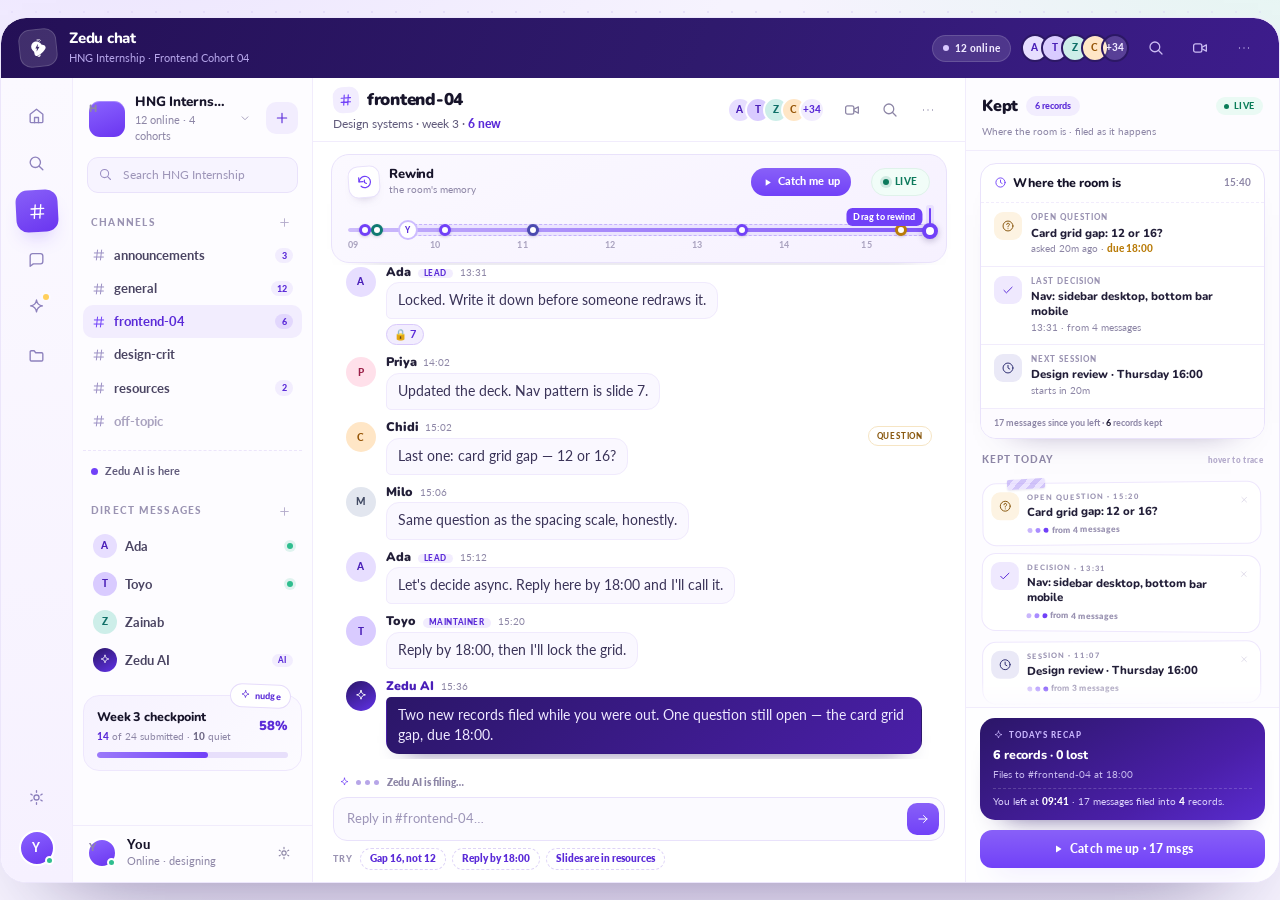
<file: site/index.html>
<!doctype html>
<html lang="en">
  <head>
    <meta charset="UTF-8" />
    <meta name="viewport" content="width=device-width, initial-scale=1.0" />
    <title>Zedu chat — Rewind</title>
    <meta name="robots" content="noindex" />
    <meta name="theme-color" content="#f6f2ff" />
    <link rel="icon" href="assets/zedu-mark.svg" type="image/svg+xml" />
    <link rel="preconnect" href="https://fonts.googleapis.com" />
    <link rel="preconnect" href="https://fonts.gstatic.com" crossorigin />
    <link
      href="https://fonts.googleapis.com/css2?family=Lato:wght@400;700;900&family=Nunito:wght@700;800;900&display=swap"
      rel="stylesheet"
    />
    <link rel="stylesheet" href="chat.css" />
  </head>
  <body>
    <svg class="sprite" aria-hidden="true" focusable="false">
      <symbol id="i-hash" viewBox="0 0 24 24"><path d="M9.5 3.5 7.5 20.5M16.5 3.5l-2 17M4 8.5h16M3.5 15.5h16" /></symbol>
      <symbol id="i-search" viewBox="0 0 24 24"><circle cx="10.5" cy="10.5" r="6.5" /><path d="m15.4 15.4 4.6 4.6" /></symbol>
      <symbol id="i-home" viewBox="0 0 24 24"><path d="M4 10.4 12 4l8 6.4V20a1 1 0 0 1-1 1H5a1 1 0 0 1-1-1v-9.6Z" /><path d="M9.5 21v-6.5h5V21" /></symbol>
      <symbol id="i-dm" viewBox="0 0 24 24"><path d="M20 14.5a3 3 0 0 1-3 3H8l-4 3v-13a3 3 0 0 1 3-3h10a3 3 0 0 1 3 3v7Z" /></symbol>
      <symbol id="i-spark" viewBox="0 0 24 24"><path d="M12 2.5c.7 4.6 2.9 6.8 7.5 7.5-4.6.7-6.8 2.9-7.5 7.5-.7-4.6-2.9-6.8-7.5-7.5 4.6-.7 6.8-2.9 7.5-7.5Z" /></symbol>
      <symbol id="i-files" viewBox="0 0 24 24"><path d="M4 7.5A1.5 1.5 0 0 1 5.5 6H9l2 2.5h7.5A1.5 1.5 0 0 1 20 10v7.5a1.5 1.5 0 0 1-1.5 1.5h-13A1.5 1.5 0 0 1 4 17.5v-10Z" /></symbol>
      <symbol id="i-gear" viewBox="0 0 24 24"><circle cx="12" cy="12" r="3.2" /><path d="M12 3.5v2M12 18.5v2M4.9 7.8l1.7 1M17.4 15.2l1.7 1M4.9 16.2l1.7-1M17.4 8.8l1.7-1" /></symbol>
      <symbol id="i-plus" viewBox="0 0 24 24"><path d="M12 5v14M5 12h14" /></symbol>
      <symbol id="i-chev" viewBox="0 0 24 24"><path d="m7 10 5 5 5-5" /></symbol>
      <symbol id="i-rewind" viewBox="0 0 24 24"><path d="M4.5 10.5A8 8 0 1 1 6.8 17" /><path d="M4.2 4.8v5.9h5.9" /><path d="M12 8.5V12l2.6 1.6" /></symbol>
      <symbol id="i-play" viewBox="0 0 24 24"><path d="M8 5.8v12.4a.6.6 0 0 0 .9.5l9.6-6.2a.6.6 0 0 0 0-1L8.9 5.3a.6.6 0 0 0-.9.5Z" /></symbol>
      <symbol id="i-arrow" viewBox="0 0 24 24"><path d="M5 12h14M13 6l6 6-6 6" /></symbol>
      <symbol id="i-check" viewBox="0 0 24 24"><path d="m5 12.6 4.3 4.3L19 7.2" /></symbol>
      <symbol id="i-file" viewBox="0 0 24 24"><path d="M14 3.5H7.5a1.5 1.5 0 0 0-1.5 1.5v14a1.5 1.5 0 0 0 1.5 1.5h9a1.5 1.5 0 0 0 1.5-1.5V7.5l-4-4Z" /><path d="M14 3.8V7a.5.5 0 0 0 .5.5h3.3" /></symbol>
      <symbol id="i-video" viewBox="0 0 24 24"><rect x="3.5" y="6.5" width="11" height="11" rx="2.5" /><path d="m14.5 11 6-3.2v8.4l-6-3.2" /></symbol>
      <symbol id="i-help" viewBox="0 0 24 24"><circle cx="12" cy="12" r="8.5" /><path d="M9.8 9.5a2.3 2.3 0 1 1 3.1 2.1c-.6.3-.9.8-.9 1.4v.4" /><path d="M12 16.6h.01" /></symbol>
      <symbol id="i-close" viewBox="0 0 24 24"><path d="m6.5 6.5 11 11M17.5 6.5l-11 11" /></symbol>
      <symbol id="i-more" viewBox="0 0 24 24"><path d="M6 12h.01M12 12h.01M18 12h.01" /></symbol>
      <symbol id="i-menu" viewBox="0 0 24 24"><path d="M4 7h16M4 12h16M4 17h16" /></symbol>
      <symbol id="i-clock" viewBox="0 0 24 24"><circle cx="12" cy="12" r="8.5" /><path d="M12 7.5V12l3 1.8" /></symbol>
    </svg>

    <div class="shell" id="shell">
      <header class="appbar">
        <button class="bar-btn only-narrow" type="button" id="openSide" aria-label="Open channels" aria-controls="side" aria-expanded="false">
          <svg class="icon"><use href="#i-menu" /></svg>
        </button>
        <a class="brand" href="index.html" aria-label="Zedu home">
          <span class="brand-mark"><span class="mark"></span></span>
          <span class="brand-copy">
            <strong>Zedu chat</strong>
            <span>HNG Internship · Frontend Cohort 04</span>
          </span>
        </a>
        <div class="appbar-meta">
          <span class="live-pill"><span class="pulse"></span>12 online</span>
          <ul class="avatars" aria-label="People online">
            <li class="av av-a">A</li>
            <li class="av av-t">T</li>
            <li class="av av-z">Z</li>
            <li class="av av-c">C</li>
            <li class="av av-more">+34</li>
          </ul>
          <button class="bar-btn bar-hide-sm" type="button" aria-label="Search"><svg class="icon"><use href="#i-search" /></svg></button>
          <button class="bar-btn bar-hide-sm" type="button" aria-label="Start a huddle"><svg class="icon"><use href="#i-video" /></svg></button>
          <button class="bar-btn only-mobile" type="button" id="openMemory" aria-label="Kept records" aria-controls="memory" aria-expanded="false">
            <svg class="icon"><use href="#i-spark" /></svg>
          </button>
          <button class="bar-btn bar-hide-sm" type="button" aria-label="Channel options"><svg class="icon"><use href="#i-more" /></svg></button>
        </div>
      </header>

      <nav class="rail" aria-label="Workspace">
        <div class="rail-stack">
          <button class="rail-btn" type="button" aria-label="Home"><svg class="icon"><use href="#i-home" /></svg></button>
          <button class="rail-btn" type="button" aria-label="Search"><svg class="icon"><use href="#i-search" /></svg></button>
          <button class="rail-btn is-on" type="button" aria-label="Channels" aria-current="page"><svg class="icon"><use href="#i-hash" /></svg></button>
          <button class="rail-btn" type="button" aria-label="Direct messages"><svg class="icon"><use href="#i-dm" /></svg></button>
          <button class="rail-btn" type="button" aria-label="Zedu AI"><svg class="icon"><use href="#i-spark" /></svg><i class="rail-dot"></i></button>
          <button class="rail-btn" type="button" aria-label="Files"><svg class="icon"><use href="#i-files" /></svg></button>
        </div>
        <div class="rail-foot">
          <button class="rail-btn" type="button" aria-label="Settings"><svg class="icon"><use href="#i-gear" /></svg></button>
          <span class="rail-me"><span class="av av-you" aria-hidden="true">Y<i></i></span></span>
        </div>
      </nav>

      <aside class="side" id="side" aria-label="Channels and messages">
        <header class="side-top">
          <div class="side-org">
            <span class="org-mark">H</span>
            <div>
              <strong>HNG Internship</strong>
              <span>12 online · 4 cohorts</span>
            </div>
            <svg class="icon org-chev"><use href="#i-chev" /></svg>
          </div>
          <button class="side-compose" type="button" aria-label="New message"><svg class="icon"><use href="#i-plus" /></svg></button>
        </header>

        <label class="side-search">
          <svg class="icon"><use href="#i-search" /></svg>
          <input type="search" placeholder="Search HNG Internship" />
        </label>

        <div class="side-scroll">
          <section class="side-group">
            <p class="side-label">Channels <button type="button" aria-label="Add channel"><svg class="icon"><use href="#i-plus" /></svg></button></p>
            <a class="chan" href="#"><svg class="icon"><use href="#i-hash" /></svg>announcements<span class="badge">3</span></a>
            <a class="chan" href="#"><svg class="icon"><use href="#i-hash" /></svg>general<span class="badge">12</span></a>
            <a class="chan is-active" href="#" aria-current="page"><svg class="icon"><use href="#i-hash" /></svg>frontend-04<span class="badge">6</span></a>
            <a class="chan" href="#"><svg class="icon"><use href="#i-hash" /></svg>design-crit</a>
            <a class="chan" href="#"><svg class="icon"><use href="#i-hash" /></svg>resources<span class="badge">2</span></a>
            <a class="chan is-muted" href="#"><svg class="icon"><use href="#i-hash" /></svg>off-topic</a>
            <p class="ai-foot"><span class="ai-dot"></span>Zedu AI is here</p>
          </section>

          <section class="side-group">
            <p class="side-label">Direct messages <button type="button" aria-label="New direct message"><svg class="icon"><use href="#i-plus" /></svg></button></p>
            <a class="person" href="#"><span class="av av-a">A</span>Ada<i class="presence"></i></a>
            <a class="person" href="#"><span class="av av-t">T</span>Toyo<i class="presence"></i></a>
            <a class="person" href="#"><span class="av av-z">Z</span>Zainab</a>
            <a class="person" href="#"><span class="av av-ai"><svg class="icon"><use href="#i-spark" /></svg></span>Zedu AI<i class="ai-tag">AI</i></a>
          </section>

          <button
            class="progress-card"
            type="button"
            id="progressBtn"
            aria-label="Week 3 checkpoint — 14 of 24 submitted. Nudge the 10 quiet learners."
          >
            <span class="progress-copy">
              <strong>Week 3 checkpoint</strong>
              <span><b class="progress-done">14</b> of 24 submitted · <b class="progress-quiet">10</b> quiet</span>
            </span>
            <span class="progress-pct" aria-hidden="true">58%</span>
            <span class="progress" aria-hidden="true"><i style="width: 58%"></i></span>
            <span class="progress-hint" aria-hidden="true"><svg class="icon hint-spark"><use href="#i-spark" /></svg>nudge</span>
          </button>
        </div>

        <footer class="side-me">
          <span class="av av-you">Y<i></i></span>
          <div>
            <strong>You</strong>
            <span>Online · designing</span>
          </div>
          <button type="button" aria-label="Preferences"><svg class="icon"><use href="#i-gear" /></svg></button>
        </footer>
      </aside>

      <main class="chat">
        <header class="chat-head">
          <div class="chat-title">
            <h1><span class="hash-chip"><svg class="icon"><use href="#i-hash" /></svg></span>frontend-04</h1>
            <p>Design systems · week 3 · <b>6 new</b></p>
          </div>
          <div class="chat-acts">
            <ul class="head-avs" aria-label="38 members">
              <li class="av av-a">A</li>
              <li class="av av-t">T</li>
              <li class="av av-z">Z</li>
              <li class="av av-c">C</li>
              <li class="av av-more">+34</li>
            </ul>
            <button class="icon-btn" type="button" aria-label="Start a huddle"><svg class="icon"><use href="#i-video" /></svg></button>
            <button class="icon-btn" type="button" aria-label="Search this channel"><svg class="icon"><use href="#i-search" /></svg></button>
            <button class="icon-btn" type="button" aria-label="Channel options"><svg class="icon"><use href="#i-more" /></svg></button>
          </div>
        </header>

        <section class="rw" aria-label="Rewind this channel">
          <div class="rw-intro">
            <span class="rw-ico"><svg class="icon"><use href="#i-rewind" /></svg></span>
            <p class="rw-copy"><strong>Rewind</strong><span>the room's memory</span></p>
            <button class="rw-play" type="button" id="catchBtn">
              <svg class="icon"><use href="#i-play" /></svg>
              <span>Catch me up</span>
            </button>
          </div>

          <div
            class="rw-track"
            id="track"
            role="slider"
            tabindex="0"
            aria-label="Channel time"
            aria-valuemin="540"
            aria-valuemax="940"
            aria-valuenow="940"
            aria-valuetext="Now, 15:40"
          >
            <span class="rw-line" aria-hidden="true"></span>
            <span class="rw-unread" id="unreadBand" aria-hidden="true"></span>
            <span class="rw-me" id="meMark" aria-hidden="true"><b>Y</b></span>
            <span class="rw-dots" id="dots" aria-hidden="true"></span>
            <span class="rw-handle" id="handle" aria-hidden="true"><b>Now</b><i></i></span>
            <span class="rw-hint" id="hint" aria-hidden="true">Drag to rewind</span>
            <span class="rw-hours" aria-hidden="true">
              <i style="left: 0%">09</i>
              <i style="left: 15%">10</i>
              <i style="left: 30%">11</i>
              <i style="left: 45%">12</i>
              <i style="left: 60%">13</i>
              <i style="left: 75%">14</i>
              <i style="left: 90%">15</i>
            </span>
          </div>

          <button class="rw-state" type="button" id="stateChip" aria-live="polite">
            <span class="dot"></span>
            <span class="rw-state-text" id="stateText">Live</span>
          </button>
        </section>

        <div class="thread-wrap" id="threadWrap">
          <ol class="thread" id="thread" aria-label="Conversation in frontend-04"></ol>
        </div>

        <p class="typing" aria-hidden="true">
          <svg class="icon typing-spark"><use href="#i-spark" /></svg><i></i><i></i><i></i><span>Zedu AI is filing…</span>
        </p>

        <div class="composer" id="composer">
          <input id="say" type="text" placeholder="Reply in #frontend-04…" autocomplete="off" aria-label="Message frontend-04" />
          <button class="send" id="sendBtn" type="button" aria-label="Send message"><svg class="icon"><use href="#i-arrow" /></svg></button>
        </div>

        <div class="composer-chips">
          <span class="chips-label">Try</span>
          <button class="chip" type="button" data-say="Gap 16, not 12 — same as the scale.">Gap 16, not 12</button>
          <button class="chip" type="button" data-say="Reply by 18:00.">Reply by 18:00</button>
          <button class="chip" type="button" data-say="Slides are in #resources.">Slides are in resources</button>
        </div>
      </main>

      <aside class="memory" id="memory" aria-label="Kept records">
        <header class="mem-head">
          <div class="mem-head-row">
            <div class="mem-title">
              <strong>Kept</strong>
              <span class="kept-count" id="keptPill"><b id="keptCount">6</b> records</span>
            </div>
            <span class="mem-chip" id="memChip"><i></i>Live</span>
          </div>
          <p class="mem-when" id="memWhen">Where the room is · filed as it happens</p>
        </header>

        <div class="mem-body">
          <section class="state" id="stateCard" aria-label="State of the room"></section>

          <section class="kept">
            <p class="mem-label">Kept today <span class="mem-label-hint">hover to trace</span></p>
            <ol class="kept-list" id="keptList"></ol>
            <p class="kept-foot">
              <svg class="icon" aria-hidden="true"><use href="#i-check" /></svg>
              <span>Nothing lost · messages stay in the thread</span>
            </p>
          </section>
        </div>

        <div class="mem-foot">
          <div class="recap-card" aria-label="Today's recap">
            <p class="recap-label"><svg class="icon" aria-hidden="true"><use href="#i-spark" /></svg>Today's recap</p>
            <p class="recap-line"><b id="recapCount">6</b> records · 0 lost</p>
            <p class="recap-when">Files to #frontend-04 at 18:00</p>
            <p class="away" id="awayLine"></p>
          </div>
          <button class="mem-cta" type="button" id="memCatch">
            <svg class="icon" aria-hidden="true"><use href="#i-play" /></svg>
            <span>Catch me up · 17 msgs</span>
          </button>
        </div>
      </aside>

      <div class="backdrop" id="backdrop" hidden></div>
    </div>

    <div class="toast" id="toast" role="status" hidden></div>

    <noscript>
      <div class="noscript">This concept needs JavaScript — it is the timeline, not the page.</div>
    </noscript>

    <script src="chat.js"></script>
  </body>
</html>
</file>
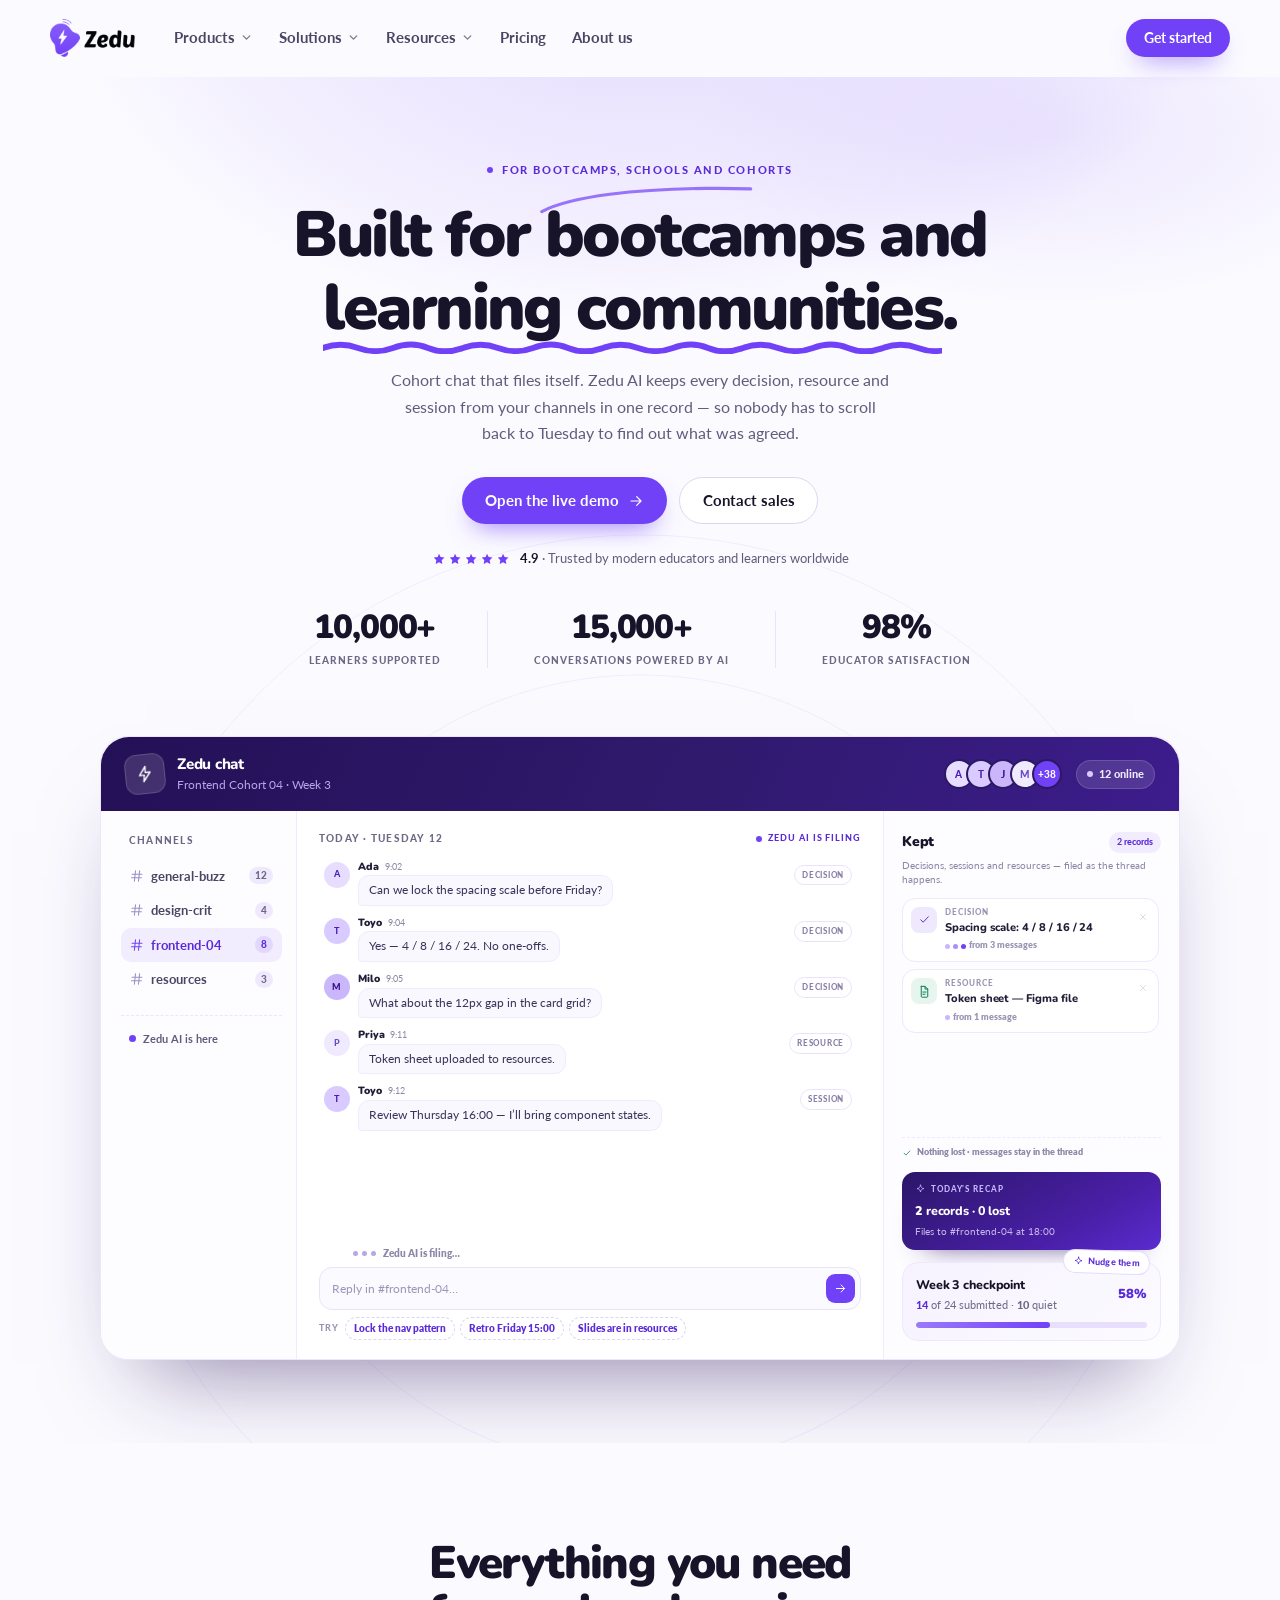
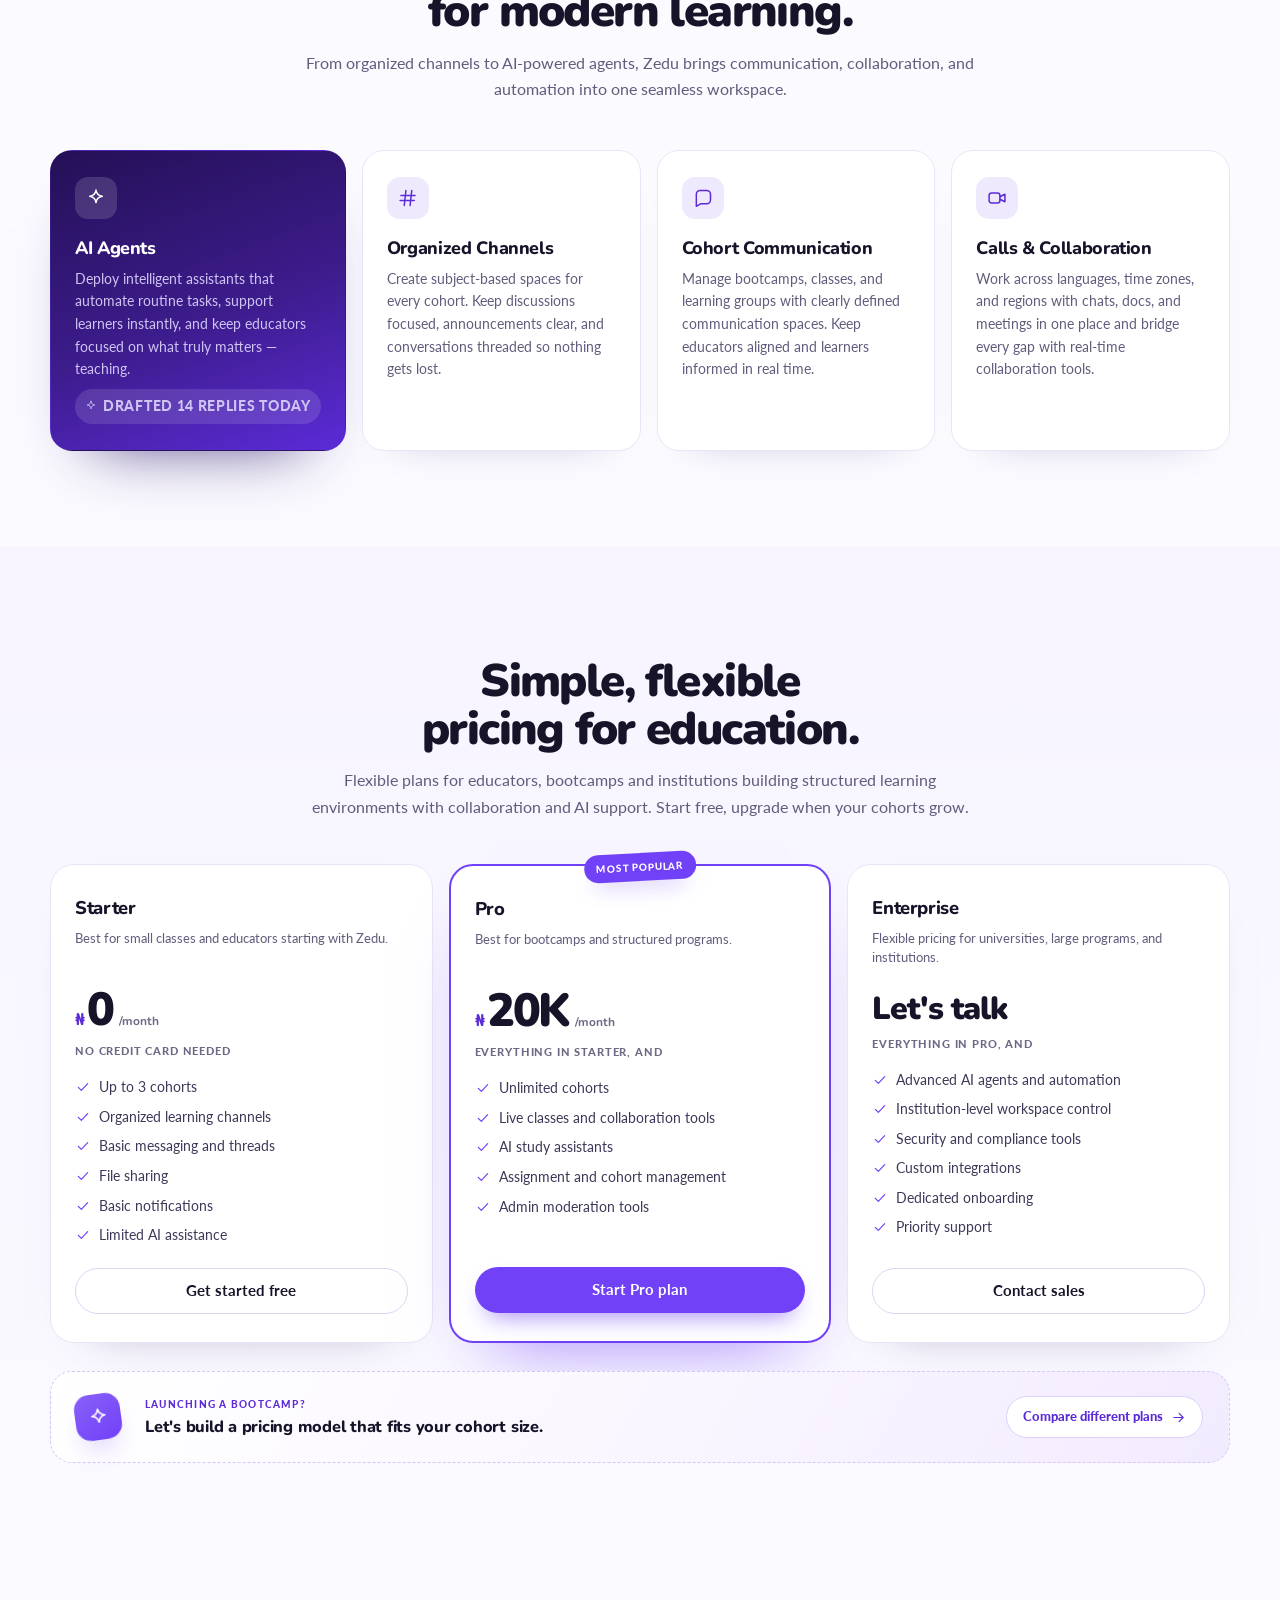
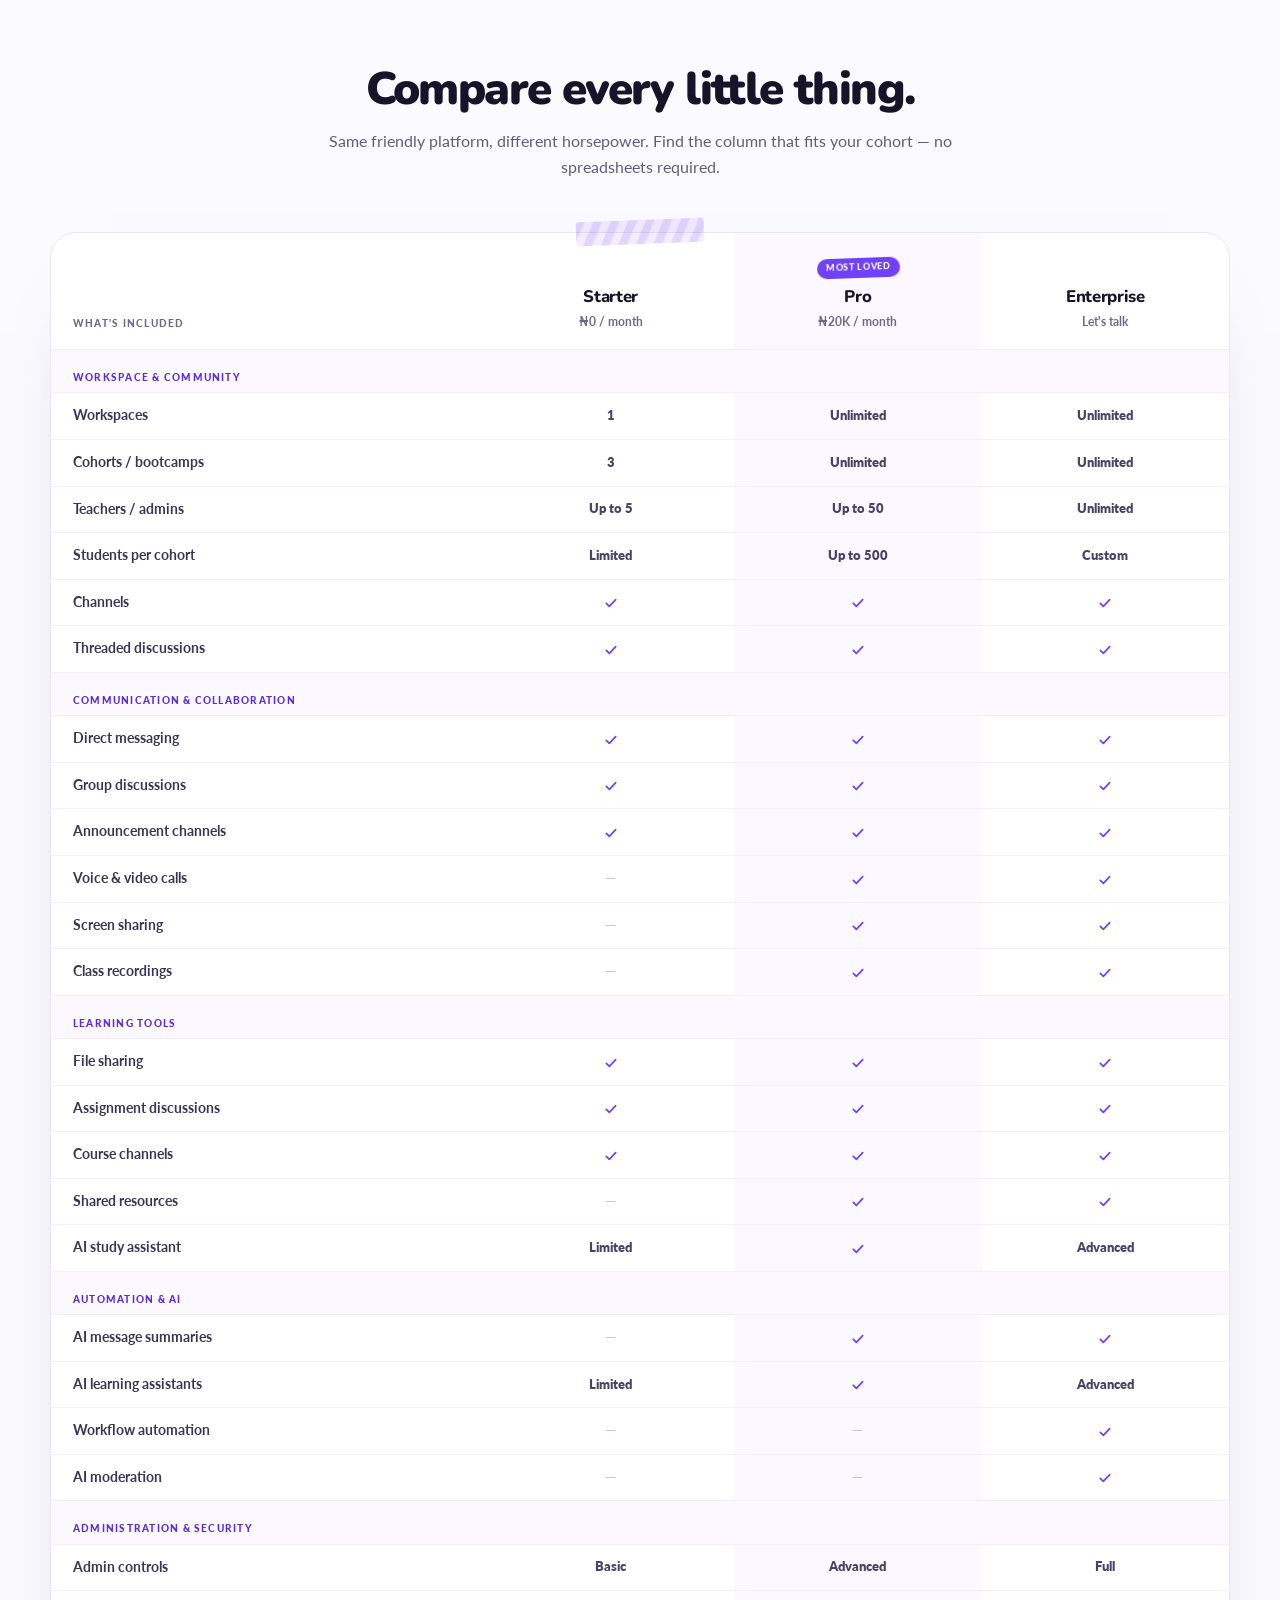
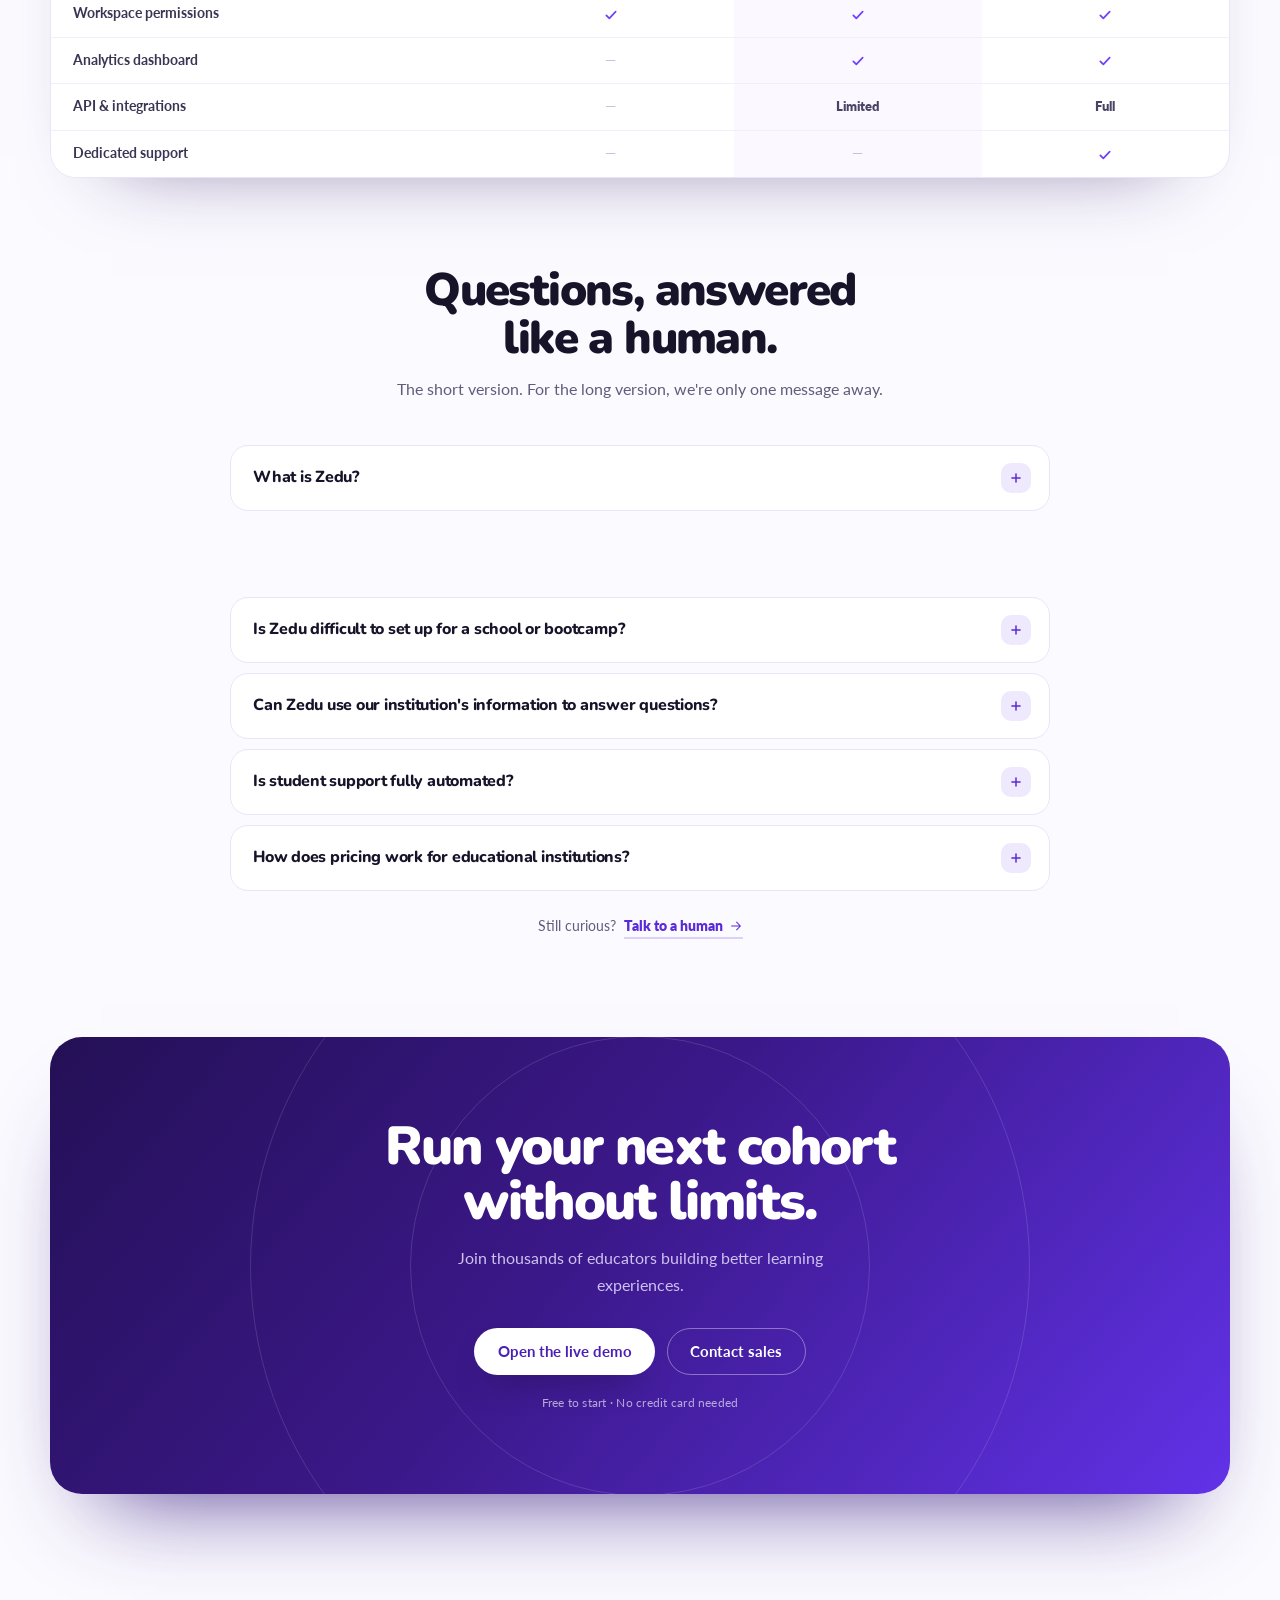
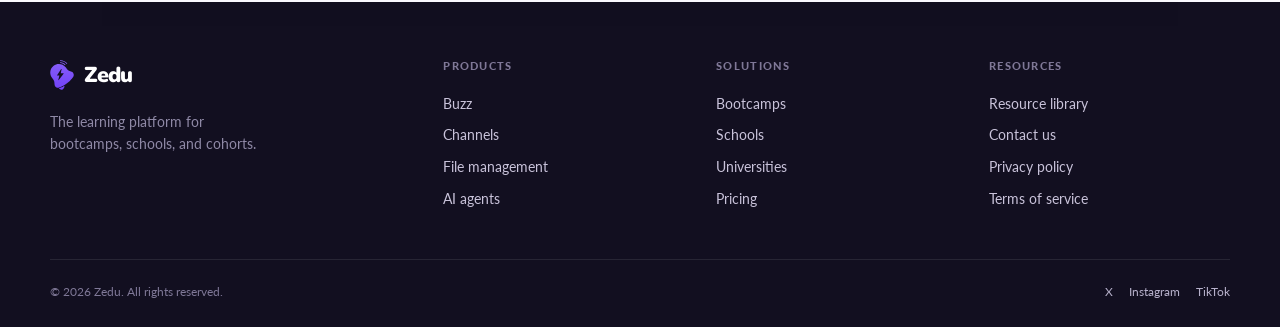
<file: site/landing.html>
<!doctype html>
<html lang="en">
  <head>
    <meta charset="UTF-8" />
    <meta name="viewport" content="width=device-width, initial-scale=1.0" />
    <title>Zedu — Learning platform for bootcamps, schools and cohorts</title>
    <meta
      name="description"
      content="Zedu brings learners and educators together with organized conversations, seamless cohort collaboration, and affordable communication tools built for learning communities."
    />
    <link rel="icon" href="assets/zedu-mark.svg" type="image/svg+xml" />
    <meta name="theme-color" content="#7141f8" />
    <meta property="og:type" content="website" />
    <meta property="og:site_name" content="Zedu" />
    <meta property="og:title" content="Zedu — Built for bootcamps and learning communities" />
    <meta
      property="og:description"
      content="Organized conversations, seamless cohort collaboration, and affordable communication tools built for learning communities."
    />
    <meta name="twitter:card" content="summary" />
    <link rel="preconnect" href="https://fonts.googleapis.com" />
    <link rel="preconnect" href="https://fonts.gstatic.com" crossorigin />
    <link
      href="https://fonts.googleapis.com/css2?family=Lato:wght@400;700;900&family=Nunito:wght@700;800;900&display=swap"
      rel="stylesheet"
    />
    <link rel="stylesheet" href="styles.css" />
    <script>
      document.documentElement.classList.add("js");
    </script>
  </head>
  <body>
    <svg class="sprite" aria-hidden="true" focusable="false">
      <symbol id="i-bolt" viewBox="0 0 24 24">
        <path d="M13 2 4.5 13.5H11L9.5 22 19 10h-6.6L13 2Z" />
      </symbol>
      <symbol id="i-spark" viewBox="0 0 24 24">
        <path d="M12 2.5c.7 4.6 2.9 6.8 7.5 7.5-4.6.7-6.8 2.9-7.5 7.5-.7-4.6-2.9-6.8-7.5-7.5 4.6-.7 6.8-2.9 7.5-7.5Z" />
      </symbol>
      <symbol id="i-hash" viewBox="0 0 24 24">
        <path d="M9.5 3 7.5 21M16.5 3l-2 18M3.5 9h17M2.5 15h17" />
      </symbol>
      <symbol id="i-chat" viewBox="0 0 24 24">
        <path d="M21 14.5a4.5 4.5 0 0 1-4.5 4.5H9l-5 3V7.5A4.5 4.5 0 0 1 8.5 3h8A4.5 4.5 0 0 1 21 7.5v7Z" />
      </symbol>
      <symbol id="i-video" viewBox="0 0 24 24">
        <rect x="2.5" y="6" width="13" height="12" rx="3" />
        <path d="m15.5 10.5 6-3v9l-6-3" />
      </symbol>
      <symbol id="i-file" viewBox="0 0 24 24">
        <path d="M6 2.5h7l5 5V21a1.5 1.5 0 0 1-1.5 1.5h-9A1.5 1.5 0 0 1 6 21V2.5Z" />
        <path d="M13 2.5v5h5M9 13h6M9 17h4" />
      </symbol>
      <symbol id="i-pen" viewBox="0 0 24 24">
        <path d="M12 19 19 12a2.6 2.6 0 0 0-3.7-3.7L8.3 15.3 7 21l5.7-1.3Z" />
        <path d="m14 8.5 3.5 3.5" />
      </symbol>
      <symbol id="i-check" viewBox="0 0 24 24">
        <path d="m5 12.5 4.5 4.5L19 7" />
      </symbol>
      <symbol id="i-arrow" viewBox="0 0 24 24">
        <path d="M4.5 12h15M13 5.5l6.5 6.5-6.5 6.5" />
      </symbol>
      <symbol id="i-star" viewBox="0 0 24 24">
        <path
          d="M12 2.8l2.8 5.9 6.5.9-4.7 4.5 1.1 6.4-5.7-3.1-5.7 3.1 1.1-6.4L3.2 9.6l6.5-.9L12 2.8Z"
          fill="currentColor"
          stroke="none"
        />
      </symbol>
      <symbol id="i-menu" viewBox="0 0 24 24">
        <path d="M3.5 7h17M3.5 12h17M3.5 17h17" />
      </symbol>
      <symbol id="i-close" viewBox="0 0 24 24">
        <path d="m6 6 12 12M18 6 6 18" />
      </symbol>
      <symbol id="i-chevron" viewBox="0 0 24 24">
        <path d="m6 9 6 6 6-6" />
      </symbol>
      <symbol id="i-plus" viewBox="0 0 24 24">
        <path d="M12 5v14M5 12h14" />
      </symbol>
      <symbol id="i-users" viewBox="0 0 24 24">
        <circle cx="9" cy="8" r="3.4" />
        <path d="M2.8 20c.5-3.3 3.1-5.4 6.2-5.4s5.7 2.1 6.2 5.4" />
        <path d="M16.4 5.2a3.2 3.2 0 0 1 0 6.2M18.4 14.9c1.9.6 3.2 2.3 3.5 4.6" />
      </symbol>
      <symbol id="i-layers" viewBox="0 0 24 24">
        <path d="m12 3 8.5 4.6L12 12.2 3.5 7.6 12 3Z" />
        <path d="m4.5 12 7.5 4 7.5-4M4.5 16.5l7.5 4 7.5-4" />
      </symbol>
      <symbol id="i-help" viewBox="0 0 24 24">
        <circle cx="12" cy="12" r="9" />
        <path d="M9.6 9.4a2.5 2.5 0 1 1 3.6 2.3c-.8.4-1.2 1-1.2 1.9" />
        <path d="M12 17h.01" />
      </symbol>
      <symbol id="i-book" viewBox="0 0 24 24">
        <path d="M3.5 5.5A2 2 0 0 1 5.5 3.5H11v17H5.5a2 2 0 0 0-2 2v-17Z" />
        <path d="M20.5 5.5a2 2 0 0 0-2-2H13v17h5.5a2 2 0 0 1 2 2v-17Z" />
      </symbol>
    </svg>

    <a class="skip" href="#main">Skip to content</a>

    <header class="nav" id="top">
      <div class="container nav-inner">
        <a class="brand" href="#top" aria-label="Zedu home">
          <img src="assets/zedu-logo.png" alt="Zedu" width="86" height="37" />
        </a>

        <nav class="nav-links" id="nav-links" aria-label="Primary">
          <div class="nav-item" data-dropdown>
            <button class="nav-trigger" type="button" aria-expanded="false" aria-controls="menu-products">
              Products
              <svg class="icon nav-chev" aria-hidden="true"><use href="#i-chevron" /></svg>
            </button>
            <div class="nav-menu" id="menu-products">
              <div class="menu-panel">
                <p class="menu-label">Built for classrooms</p>
                <a class="menu-link" href="#features">
                  <span class="menu-icon tone-violet"><svg class="icon"><use href="#i-spark" /></svg></span>
                  <span class="menu-copy">
                    <span class="menu-title"><strong>AI Agents</strong><span class="menu-tag">New</span></span>
                    <small>Assistants that never sleep</small>
                  </span>
                  <svg class="icon menu-go" aria-hidden="true"><use href="#i-arrow" /></svg>
                </a>
                <a class="menu-link" href="#features">
                  <span class="menu-icon tone-mint"><svg class="icon"><use href="#i-hash" /></svg></span>
                  <span class="menu-copy">
                    <span class="menu-title"><strong>Organized channels</strong></span>
                    <small>Every subject in a tidy home</small>
                  </span>
                  <svg class="icon menu-go" aria-hidden="true"><use href="#i-arrow" /></svg>
                </a>
                <a class="menu-link" href="#features">
                  <span class="menu-icon tone-peach"><svg class="icon"><use href="#i-chat" /></svg></span>
                  <span class="menu-copy">
                    <span class="menu-title"><strong>Cohort communication</strong></span>
                    <small>Announcements without the noise</small>
                  </span>
                  <svg class="icon menu-go" aria-hidden="true"><use href="#i-arrow" /></svg>
                </a>
                <a class="menu-link" href="#features">
                  <span class="menu-icon tone-sky"><svg class="icon"><use href="#i-video" /></svg></span>
                  <span class="menu-copy">
                    <span class="menu-title"><strong>Calls &amp; collaboration</strong></span>
                    <small>Meet, share and review together</small>
                  </span>
                  <svg class="icon menu-go" aria-hidden="true"><use href="#i-arrow" /></svg>
                </a>
                <a class="menu-foot" href="#features">
                  See everything inside
                  <svg class="icon" aria-hidden="true"><use href="#i-arrow" /></svg>
                </a>
              </div>
            </div>
          </div>

          <div class="nav-item" data-dropdown>
            <button class="nav-trigger" type="button" aria-expanded="false" aria-controls="menu-solutions">
              Solutions
              <svg class="icon nav-chev" aria-hidden="true"><use href="#i-chevron" /></svg>
            </button>
            <div class="nav-menu" id="menu-solutions">
              <div class="menu-panel">
                <p class="menu-label">Made for your kind of learning</p>
                <a class="menu-link" href="#start">
                  <span class="menu-icon tone-violet"><svg class="icon"><use href="#i-bolt" /></svg></span>
                  <span class="menu-copy">
                    <span class="menu-title"><strong>Bootcamps</strong></span>
                    <small>Ship cohorts without the chaos</small>
                  </span>
                  <svg class="icon menu-go" aria-hidden="true"><use href="#i-arrow" /></svg>
                </a>
                <a class="menu-link" href="#start">
                  <span class="menu-icon tone-mint"><svg class="icon"><use href="#i-book" /></svg></span>
                  <span class="menu-copy">
                    <span class="menu-title"><strong>Schools</strong></span>
                    <small>Calm, organised classrooms online</small>
                  </span>
                  <svg class="icon menu-go" aria-hidden="true"><use href="#i-arrow" /></svg>
                </a>
                <a class="menu-link" href="#start">
                  <span class="menu-icon tone-peach"><svg class="icon"><use href="#i-users" /></svg></span>
                  <span class="menu-copy">
                    <span class="menu-title"><strong>Universities</strong></span>
                    <small>Many programmes, one workspace</small>
                  </span>
                  <svg class="icon menu-go" aria-hidden="true"><use href="#i-arrow" /></svg>
                </a>
                <a class="menu-foot" href="#start">
                  Talk to our team
                  <svg class="icon" aria-hidden="true"><use href="#i-arrow" /></svg>
                </a>
              </div>
            </div>
          </div>

          <div class="nav-item" data-dropdown>
            <button class="nav-trigger" type="button" aria-expanded="false" aria-controls="menu-resources">
              Resources
              <svg class="icon nav-chev" aria-hidden="true"><use href="#i-chevron" /></svg>
            </button>
            <div class="nav-menu" id="menu-resources">
              <div class="menu-panel">
                <p class="menu-label">Have a look around</p>
                <a class="menu-link" href="#compare">
                  <span class="menu-icon tone-violet"><svg class="icon"><use href="#i-layers" /></svg></span>
                  <span class="menu-copy">
                    <span class="menu-title"><strong>Compare plans</strong></span>
                    <small>Every little difference, side by side</small>
                  </span>
                  <svg class="icon menu-go" aria-hidden="true"><use href="#i-arrow" /></svg>
                </a>
                <a class="menu-link" href="#faq">
                  <span class="menu-icon tone-mint"><svg class="icon"><use href="#i-help" /></svg></span>
                  <span class="menu-copy">
                    <span class="menu-title"><strong>FAQ</strong></span>
                    <small>The short, honest answers</small>
                  </span>
                  <svg class="icon menu-go" aria-hidden="true"><use href="#i-arrow" /></svg>
                </a>
                <a class="menu-link" href="#pricing">
                  <span class="menu-icon tone-peach"><svg class="icon"><use href="#i-star" /></svg></span>
                  <span class="menu-copy">
                    <span class="menu-title"><strong>Pricing</strong></span>
                    <small>Free to start, friendly after that</small>
                  </span>
                  <svg class="icon menu-go" aria-hidden="true"><use href="#i-arrow" /></svg>
                </a>
                <a class="menu-foot" href="#start">
                  Say hello
                  <svg class="icon" aria-hidden="true"><use href="#i-arrow" /></svg>
                </a>
              </div>
            </div>
          </div>

          <a href="#pricing">Pricing</a>
          <a href="#start">About us</a>
        </nav>

        <div class="nav-actions">
          <a class="btn btn-primary btn-sm" href="index.html">Get started</a>
          <button class="nav-toggle" type="button" aria-expanded="false" aria-controls="nav-links" aria-label="Open menu">
            <svg class="icon menu-open"><use href="#i-menu" /></svg>
            <svg class="icon menu-close"><use href="#i-close" /></svg>
          </button>
        </div>
      </div>
    </header>

    <main id="main">
      <section class="hero">
        <div class="hero-wash" aria-hidden="true"></div>
        <div class="hero-rings" aria-hidden="true">
          <span></span><span></span><span></span>
        </div>

        <div class="container hero-inner">
          <p class="kicker reveal">For bootcamps, schools and cohorts</p>

          <h1 class="reveal">
            Built for
            <span class="marked">bootcamps<svg class="swoosh" viewBox="0 0 200 44" preserveAspectRatio="none" aria-hidden="true"><path d="M4 40C22 14 62 4 102 4c40 0 74 10 94 34" vector-effect="non-scaling-stroke" /></svg></span>
            and
            <span class="hl">learning communities</span>.
          </h1>

          <p class="lead reveal">
            Cohort chat that files itself. Zedu AI keeps every decision, resource and session from
            your channels in one record — so nobody has to scroll back to Tuesday to find out what
            was agreed.
          </p>

          <div class="hero-actions reveal">
            <a class="btn btn-primary" href="index.html">
              Open the live demo
              <svg class="icon"><use href="#i-arrow" /></svg>
            </a>
            <a class="btn btn-ghost" href="#start">Contact sales</a>
          </div>

          <div class="hero-proof reveal">
            <span class="stars" aria-label="4.9 out of 5">
              <svg class="icon"><use href="#i-star" /></svg>
              <svg class="icon"><use href="#i-star" /></svg>
              <svg class="icon"><use href="#i-star" /></svg>
              <svg class="icon"><use href="#i-star" /></svg>
              <svg class="icon"><use href="#i-star" /></svg>
            </span>
            <span><strong>4.9</strong> · Trusted by modern educators and learners worldwide</span>
          </div>

          <div class="hero-stats reveal" aria-label="Zedu in numbers">
            <div class="stat">
              <p class="stat-num"><span data-count="10000" data-suffix="+">10,000+</span></p>
              <p class="stat-label">Learners supported</p>
            </div>
            <div class="stat">
              <p class="stat-num"><span data-count="15000" data-suffix="+">15,000+</span></p>
              <p class="stat-label">Conversations powered by AI</p>
            </div>
            <div class="stat">
              <p class="stat-num"><span data-count="98" data-suffix="%">98%</span></p>
              <p class="stat-label">Educator satisfaction</p>
            </div>
          </div>

          <figure class="app reveal" aria-label="Zedu chat — a live cohort workspace where messages file themselves into kept records">
            <div class="app-bar">
              <div class="app-title">
                <span class="app-mark"><svg class="icon"><use href="#i-bolt" /></svg></span>
                <div>
                  <strong>Zedu chat</strong>
                  <span>Frontend Cohort 04 · Week 3</span>
                </div>
              </div>
              <div class="app-meta">
                <ul class="avatars" aria-label="Learners online">
                  <li class="av av-1">A</li>
                  <li class="av av-2">T</li>
                  <li class="av av-3">J</li>
                  <li class="av av-4">M</li>
                  <li class="av av-5">+38</li>
                </ul>
                <span class="live-pill"><span class="pulse"></span>12 online</span>
              </div>
            </div>

            <div class="app-body">
              <aside class="app-rail" aria-label="Channels">
                <p class="app-label">Channels</p>
                <p class="chan"><svg class="icon"><use href="#i-hash" /></svg>general-buzz<span>12</span></p>
                <p class="chan"><svg class="icon"><use href="#i-hash" /></svg>design-crit<span>4</span></p>
                <p class="chan is-active"><svg class="icon"><use href="#i-hash" /></svg>frontend-04<span>8</span></p>
                <p class="chan"><svg class="icon"><use href="#i-hash" /></svg>resources<span>3</span></p>
                <p class="rail-foot"><span class="ai-dot"></span>Zedu AI is here</p>
              </aside>

              <div class="app-main">
                <div class="app-main-head">
                  <p class="app-label">Today · Tuesday 12</p>
                  <p class="read-pill"><span class="ai-dot"></span><span class="read-text">Zedu AI is keeping up</span></p>
                </div>

                <ol class="thread" aria-label="Conversation in frontend-04">
                  <li class="msg" data-src="d1">
                    <span class="msg-av av-1" aria-hidden="true">A</span>
                    <div class="msg-body">
                      <p class="msg-meta"><b>Ada</b><i>9:02</i></p>
                      <p class="msg-bubble">Can we lock the spacing scale before Friday?</p>
                    </div>
                    <span class="msg-tag">Decision</span>
                  </li>
                  <li class="msg" data-src="d2">
                    <span class="msg-av av-2" aria-hidden="true">T</span>
                    <div class="msg-body">
                      <p class="msg-meta"><b>Toyo</b><i>9:04</i></p>
                      <p class="msg-bubble">Yes — 4 / 8 / 16 / 24. No one-offs.</p>
                    </div>
                    <span class="msg-tag">Decision</span>
                  </li>
                  <li class="msg" data-src="d3">
                    <span class="msg-av av-3" aria-hidden="true">M</span>
                    <div class="msg-body">
                      <p class="msg-meta"><b>Milo</b><i>9:05</i></p>
                      <p class="msg-bubble">What about the 12px gap in the card grid?</p>
                    </div>
                    <span class="msg-tag">Decision</span>
                  </li>
                  <li class="msg" data-src="d4">
                    <span class="msg-av av-4" aria-hidden="true">P</span>
                    <div class="msg-body">
                      <p class="msg-meta"><b>Priya</b><i>9:11</i></p>
                      <p class="msg-bubble">Token sheet uploaded to resources.</p>
                    </div>
                    <span class="msg-tag">Resource</span>
                  </li>
                  <li class="msg" data-src="d5">
                    <span class="msg-av av-2" aria-hidden="true">T</span>
                    <div class="msg-body">
                      <p class="msg-meta"><b>Toyo</b><i>9:12</i></p>
                      <p class="msg-bubble">Review Thursday 16:00 — I’ll bring component states.</p>
                    </div>
                    <span class="msg-tag">Session</span>
                  </li>
                  <li class="msg" data-beat="live">
                    <span class="msg-av av-1" aria-hidden="true">A</span>
                    <div class="msg-body">
                      <p class="msg-meta"><b>Ada</b><i>9:13</i></p>
                      <p class="msg-bubble">When is the Figma review?</p>
                    </div>
                  </li>
                  <li class="msg msg-ai" data-src="d7" data-beat="live">
                    <span class="msg-av msg-av-ai" aria-hidden="true"><svg class="icon"><use href="#i-spark" /></svg></span>
                    <div class="msg-body">
                      <p class="msg-meta"><b>Zedu AI</b><i>9:13</i></p>
                      <p class="msg-bubble">Thursday, 4pm — it’s on Week 3, and I pinged @Toyo.</p>
                    </div>
                    <span class="msg-tag">Session</span>
                  </li>
                </ol>

                <p class="typing" aria-hidden="true"><i></i><i></i><i></i><span>Zedu AI is filing…</span></p>

                <form class="composer" novalidate>
                  <label class="sr-only" for="composer-input">Reply in frontend-04</label>
                  <input class="composer-input" id="composer-input" type="text" name="message" placeholder="Reply in #frontend-04…" autocomplete="off" maxlength="140" />
                  <button class="composer-send" type="submit" aria-label="Send message">
                    <svg class="icon" aria-hidden="true"><use href="#i-arrow" /></svg>
                  </button>
                </form>

                <div class="composer-chips">
                  <span class="chips-label">Try</span>
                  <button class="chip" type="button" data-say="Let’s lock the nav pattern.">Lock the nav pattern</button>
                  <button class="chip" type="button" data-say="Retro Friday 15:00">Retro Friday 15:00</button>
                  <button class="chip" type="button" data-say="Slides are in resources">Slides are in resources</button>
                </div>
              </div>

              <aside class="app-side" aria-label="What Zedu AI keeps from the thread">
                <div class="kept">
                  <div class="kept-head">
                    <p class="kept-title">Kept</p>
                    <span class="kept-count"><b>3</b> records</span>
                  </div>
                  <p class="kept-sub">Decisions, sessions and resources — filed as the thread happens.</p>

                  <ol class="kept-list" aria-label="Records kept from this thread">
                    <li class="kept-card" data-kind="decision" data-src="d1 d2 d3">
                      <button class="kept-open" type="button" aria-pressed="false" aria-label="Show the 3 messages behind the spacing scale decision">
                        <span class="kept-icon"><svg class="icon" aria-hidden="true"><use href="#i-check" /></svg></span>
                        <span class="kept-copy">
                          <span class="kept-kind">Decision</span>
                          <strong>Spacing scale: 4 / 8 / 16 / 24</strong>
                          <span class="kept-src"><i class="dot dot-1"></i><i class="dot dot-2"></i><i class="dot dot-3"></i>from 3 messages</span>
                        </span>
                      </button>
                      <button class="kept-unfile" type="button" title="Unfile" aria-label="Unfile the spacing scale decision — the messages stay in the thread">
                        <svg class="icon" aria-hidden="true"><use href="#i-close" /></svg>
                      </button>
                    </li>

                    <li class="kept-card" data-kind="resource" data-src="d4">
                      <button class="kept-open" type="button" aria-pressed="false" aria-label="Show the message behind the token sheet record">
                        <span class="kept-icon"><svg class="icon" aria-hidden="true"><use href="#i-file" /></svg></span>
                        <span class="kept-copy">
                          <span class="kept-kind">Resource</span>
                          <strong>Token sheet — Figma file</strong>
                          <span class="kept-src"><i class="dot dot-1"></i>from 1 message</span>
                        </span>
                      </button>
                      <button class="kept-unfile" type="button" title="Unfile" aria-label="Unfile the token sheet record — the messages stay in the thread">
                        <svg class="icon" aria-hidden="true"><use href="#i-close" /></svg>
                      </button>
                    </li>

                    <li class="kept-card" data-kind="session" data-src="d5 d7" data-beat="live">
                      <button class="kept-open" type="button" aria-pressed="false" aria-label="Show the 2 messages behind the Figma review session">
                        <span class="kept-icon"><svg class="icon" aria-hidden="true"><use href="#i-video" /></svg></span>
                        <span class="kept-copy">
                          <span class="kept-kind">Session</span>
                          <strong>Figma review · Thu 16:00</strong>
                          <span class="kept-src"><i class="dot dot-1"></i><i class="dot dot-2"></i>from 2 messages</span>
                        </span>
                      </button>
                      <button class="kept-unfile" type="button" title="Unfile" aria-label="Unfile the Figma review session — the messages stay in the thread">
                        <svg class="icon" aria-hidden="true"><use href="#i-close" /></svg>
                      </button>
                    </li>
                  </ol>

                  <p class="kept-empty" hidden>Nothing kept yet. Send a message and watch it file itself.</p>

                  <p class="kept-foot">
                    <svg class="icon" aria-hidden="true"><use href="#i-check" /></svg>
                    <span class="kept-foot-text">Nothing lost · messages stay in the thread</span>
                    <button class="kept-undo" type="button" hidden>Undo</button>
                  </p>
                  <p class="sr-only kept-live" role="status" aria-live="polite"></p>
                </div>

                <div class="recap-card" aria-label="Today's recap status">
                  <p class="recap-label"><svg class="icon" aria-hidden="true"><use href="#i-spark" /></svg>Today’s recap</p>
                  <p class="recap-line"><b class="recap-count">3</b> records · 0 lost</p>
                  <p class="recap-when">Files to #frontend-04 at 18:00</p>
                </div>

                <button class="progress-card" type="button" aria-label="Week 3 checkpoint — 14 of 24 submitted. Nudge the 10 quiet learners.">
                  <span class="progress-copy">
                    <strong>Week 3 checkpoint</strong>
                    <span class="progress-sub"><b class="progress-done">14</b> of 24 submitted · <b class="progress-quiet">10</b> quiet</span>
                  </span>
                  <span class="progress-pct" aria-hidden="true">58%</span>
                  <span class="progress" aria-hidden="true"><i style="width: 58%"></i></span>
                  <span class="progress-hint" aria-hidden="true">
                    <svg class="icon hint-spark"><use href="#i-spark" /></svg>
                    <svg class="icon hint-check"><use href="#i-check" /></svg>
                    <span class="hint-text">Nudge them</span>
                  </span>
                  <span class="sr-only" role="status"></span>
                </button>
              </aside>
            </div>

            <svg class="trace-net" aria-hidden="true">
              <path class="trace-path" />
              <path class="trace-tail" />
              <circle class="trace-dot" r="0" />
              <circle class="trace-dot" r="0" />
            </svg>
          </figure>
        </div>
      </section>

      <section class="features" id="features">
        <div class="container">
          <div class="section-head reveal">
            <h2>Everything you need for modern learning.</h2>
            <p class="section-sub">
              From organized channels to AI-powered agents, Zedu brings communication, collaboration,
              and automation into one seamless workspace.
            </p>
          </div>

          <div class="feature-grid">
            <article class="card feature feature-dark reveal">
              <span class="icon-tile"><svg class="icon"><use href="#i-spark" /></svg></span>
              <h3>AI Agents</h3>
              <p>
                Deploy intelligent assistants that automate routine tasks, support learners
                instantly, and keep educators focused on what truly matters — teaching.
              </p>
              <p class="feature-tag"><svg class="icon"><use href="#i-spark" /></svg>Drafted 14 replies today</p>
            </article>

            <article class="card feature reveal">
              <span class="icon-tile"><svg class="icon"><use href="#i-hash" /></svg></span>
              <h3>Organized Channels</h3>
              <p>
                Create subject-based spaces for every cohort. Keep discussions focused,
                announcements clear, and conversations threaded so nothing gets lost.
              </p>
            </article>

            <article class="card feature reveal">
              <span class="icon-tile"><svg class="icon"><use href="#i-chat" /></svg></span>
              <h3>Cohort Communication</h3>
              <p>
                Manage bootcamps, classes, and learning groups with clearly defined communication
                spaces. Keep educators aligned and learners informed in real time.
              </p>
            </article>

            <article class="card feature reveal">
              <span class="icon-tile"><svg class="icon"><use href="#i-video" /></svg></span>
              <h3>Calls &amp; Collaboration</h3>
              <p>
                Work across languages, time zones, and regions with chats, docs, and meetings in
                one place and bridge every gap with real-time collaboration tools.
              </p>
            </article>
          </div>
        </div>
      </section>

      <section class="pricing" id="pricing">
        <div class="container">
          <div class="section-head reveal">
            <h2>Simple, flexible pricing for education.</h2>
            <p class="section-sub">
              Flexible plans for educators, bootcamps and institutions building structured learning
              environments with collaboration and AI support. Start free, upgrade when your cohorts grow.
            </p>
          </div>

          <div class="price-grid">
            <article class="price-card reveal">
              <h3>Starter</h3>
              <p class="price-line">Best for small classes and educators starting with Zedu.</p>
              <p class="price"><span class="cur">₦</span><strong>0</strong><span class="per">/month</span></p>
              <p class="price-note">No credit card needed</p>
              <ul class="price-list">
                <li><svg class="icon"><use href="#i-check" /></svg>Up to 3 cohorts</li>
                <li><svg class="icon"><use href="#i-check" /></svg>Organized learning channels</li>
                <li><svg class="icon"><use href="#i-check" /></svg>Basic messaging and threads</li>
                <li><svg class="icon"><use href="#i-check" /></svg>File sharing</li>
                <li><svg class="icon"><use href="#i-check" /></svg>Basic notifications</li>
                <li><svg class="icon"><use href="#i-check" /></svg>Limited AI assistance</li>
              </ul>
              <a class="btn btn-ghost btn-block" href="#start">Get started free</a>
            </article>

            <article class="price-card price-popular reveal">
              <span class="popular-tag">Most popular</span>
              <h3>Pro</h3>
              <p class="price-line">Best for bootcamps and structured programs.</p>
              <p class="price"><span class="cur">₦</span><strong>20K</strong><span class="per">/month</span></p>
              <p class="price-note">Everything in Starter, and</p>
              <ul class="price-list">
                <li><svg class="icon"><use href="#i-check" /></svg>Unlimited cohorts</li>
                <li><svg class="icon"><use href="#i-check" /></svg>Live classes and collaboration tools</li>
                <li><svg class="icon"><use href="#i-check" /></svg>AI study assistants</li>
                <li><svg class="icon"><use href="#i-check" /></svg>Assignment and cohort management</li>
                <li><svg class="icon"><use href="#i-check" /></svg>Admin moderation tools</li>
              </ul>
              <a class="btn btn-primary btn-block" href="#start">Start Pro plan</a>
            </article>

            <article class="price-card reveal">
              <h3>Enterprise</h3>
              <p class="price-line">Flexible pricing for universities, large programs, and institutions.</p>
              <p class="price price-talk">Let's talk</p>
              <p class="price-note">Everything in Pro, and</p>
              <ul class="price-list">
                <li><svg class="icon"><use href="#i-check" /></svg>Advanced AI agents and automation</li>
                <li><svg class="icon"><use href="#i-check" /></svg>Institution-level workspace control</li>
                <li><svg class="icon"><use href="#i-check" /></svg>Security and compliance tools</li>
                <li><svg class="icon"><use href="#i-check" /></svg>Custom integrations</li>
                <li><svg class="icon"><use href="#i-check" /></svg>Dedicated onboarding</li>
                <li><svg class="icon"><use href="#i-check" /></svg>Priority support</li>
              </ul>
              <a class="btn btn-ghost btn-block" href="#start">Contact sales</a>
            </article>
          </div>

          <aside class="pricing-promo reveal">
            <span class="promo-badge" aria-hidden="true">
              <svg class="icon"><use href="#i-spark" /></svg>
            </span>
            <div class="promo-copy">
              <p class="promo-kicker">Launching a bootcamp?</p>
              <p>Let's build a pricing model that fits your cohort size.</p>
            </div>
            <a class="promo-link" href="#compare">
              Compare different plans
              <svg class="icon" aria-hidden="true"><use href="#i-arrow" /></svg>
            </a>
          </aside>
        </div>
      </section>

      <section class="compare" id="compare">
        <div class="container">
          <div class="section-head reveal">
            <h2>Compare every little thing.</h2>
            <p class="section-sub">
              Same friendly platform, different horsepower. Find the column that fits your cohort —
              no spreadsheets required.
            </p>
          </div>

          <div class="compare-card reveal">
            <div class="compare-scroll">
              <table class="compare-table">
                <caption class="sr-only">
                  Feature comparison across the Starter, Pro and Enterprise plans
                </caption>
                <colgroup>
                  <col />
                  <col />
                  <col class="col-pro" />
                  <col />
                </colgroup>
                <thead>
                  <tr>
                    <th scope="col">What's included</th>
                    <th scope="col" class="cmp-col">
                      <span class="cmp-plan">Starter</span>
                      <span class="cmp-price">₦0 / month</span>
                    </th>
                    <th scope="col" class="cmp-col">
                      <span class="cmp-badge">Most loved</span>
                      <span class="cmp-plan">Pro</span>
                      <span class="cmp-price">₦20K / month</span>
                    </th>
                    <th scope="col" class="cmp-col">
                      <span class="cmp-plan">Enterprise</span>
                      <span class="cmp-price">Let's talk</span>
                    </th>
                  </tr>
                </thead>
                <tbody>
                  <tr class="cmp-group">
                    <th colspan="4" scope="colgroup">Workspace &amp; community</th>
                  </tr>
                  <tr>
                    <th scope="row">Workspaces</th>
                    <td class="cmp-txt">1</td>
                    <td class="cmp-txt">Unlimited</td>
                    <td class="cmp-txt">Unlimited</td>
                  </tr>
                  <tr>
                    <th scope="row">Cohorts / bootcamps</th>
                    <td class="cmp-txt">3</td>
                    <td class="cmp-txt">Unlimited</td>
                    <td class="cmp-txt">Unlimited</td>
                  </tr>
                  <tr>
                    <th scope="row">Teachers / admins</th>
                    <td class="cmp-txt">Up to 5</td>
                    <td class="cmp-txt">Up to 50</td>
                    <td class="cmp-txt">Unlimited</td>
                  </tr>
                  <tr>
                    <th scope="row">Students per cohort</th>
                    <td class="cmp-txt">Limited</td>
                    <td class="cmp-txt">Up to 500</td>
                    <td class="cmp-txt">Custom</td>
                  </tr>
                  <tr>
                    <th scope="row">Channels</th>
                    <td class="cmp-yes"><svg class="icon"><use href="#i-check" /></svg><span class="sr-only">Included</span></td>
                    <td class="cmp-yes"><svg class="icon"><use href="#i-check" /></svg><span class="sr-only">Included</span></td>
                    <td class="cmp-yes"><svg class="icon"><use href="#i-check" /></svg><span class="sr-only">Included</span></td>
                  </tr>
                  <tr>
                    <th scope="row">Threaded discussions</th>
                    <td class="cmp-yes"><svg class="icon"><use href="#i-check" /></svg><span class="sr-only">Included</span></td>
                    <td class="cmp-yes"><svg class="icon"><use href="#i-check" /></svg><span class="sr-only">Included</span></td>
                    <td class="cmp-yes"><svg class="icon"><use href="#i-check" /></svg><span class="sr-only">Included</span></td>
                  </tr>

                  <tr class="cmp-group">
                    <th colspan="4" scope="colgroup">Communication &amp; collaboration</th>
                  </tr>
                  <tr>
                    <th scope="row">Direct messaging</th>
                    <td class="cmp-yes"><svg class="icon"><use href="#i-check" /></svg><span class="sr-only">Included</span></td>
                    <td class="cmp-yes"><svg class="icon"><use href="#i-check" /></svg><span class="sr-only">Included</span></td>
                    <td class="cmp-yes"><svg class="icon"><use href="#i-check" /></svg><span class="sr-only">Included</span></td>
                  </tr>
                  <tr>
                    <th scope="row">Group discussions</th>
                    <td class="cmp-yes"><svg class="icon"><use href="#i-check" /></svg><span class="sr-only">Included</span></td>
                    <td class="cmp-yes"><svg class="icon"><use href="#i-check" /></svg><span class="sr-only">Included</span></td>
                    <td class="cmp-yes"><svg class="icon"><use href="#i-check" /></svg><span class="sr-only">Included</span></td>
                  </tr>
                  <tr>
                    <th scope="row">Announcement channels</th>
                    <td class="cmp-yes"><svg class="icon"><use href="#i-check" /></svg><span class="sr-only">Included</span></td>
                    <td class="cmp-yes"><svg class="icon"><use href="#i-check" /></svg><span class="sr-only">Included</span></td>
                    <td class="cmp-yes"><svg class="icon"><use href="#i-check" /></svg><span class="sr-only">Included</span></td>
                  </tr>
                  <tr>
                    <th scope="row">Voice &amp; video calls</th>
                    <td class="cmp-no"><span aria-hidden="true">—</span><span class="sr-only">Not included</span></td>
                    <td class="cmp-yes"><svg class="icon"><use href="#i-check" /></svg><span class="sr-only">Included</span></td>
                    <td class="cmp-yes"><svg class="icon"><use href="#i-check" /></svg><span class="sr-only">Included</span></td>
                  </tr>
                  <tr>
                    <th scope="row">Screen sharing</th>
                    <td class="cmp-no"><span aria-hidden="true">—</span><span class="sr-only">Not included</span></td>
                    <td class="cmp-yes"><svg class="icon"><use href="#i-check" /></svg><span class="sr-only">Included</span></td>
                    <td class="cmp-yes"><svg class="icon"><use href="#i-check" /></svg><span class="sr-only">Included</span></td>
                  </tr>
                  <tr>
                    <th scope="row">Class recordings</th>
                    <td class="cmp-no"><span aria-hidden="true">—</span><span class="sr-only">Not included</span></td>
                    <td class="cmp-yes"><svg class="icon"><use href="#i-check" /></svg><span class="sr-only">Included</span></td>
                    <td class="cmp-yes"><svg class="icon"><use href="#i-check" /></svg><span class="sr-only">Included</span></td>
                  </tr>

                  <tr class="cmp-group">
                    <th colspan="4" scope="colgroup">Learning tools</th>
                  </tr>
                  <tr>
                    <th scope="row">File sharing</th>
                    <td class="cmp-yes"><svg class="icon"><use href="#i-check" /></svg><span class="sr-only">Included</span></td>
                    <td class="cmp-yes"><svg class="icon"><use href="#i-check" /></svg><span class="sr-only">Included</span></td>
                    <td class="cmp-yes"><svg class="icon"><use href="#i-check" /></svg><span class="sr-only">Included</span></td>
                  </tr>
                  <tr>
                    <th scope="row">Assignment discussions</th>
                    <td class="cmp-yes"><svg class="icon"><use href="#i-check" /></svg><span class="sr-only">Included</span></td>
                    <td class="cmp-yes"><svg class="icon"><use href="#i-check" /></svg><span class="sr-only">Included</span></td>
                    <td class="cmp-yes"><svg class="icon"><use href="#i-check" /></svg><span class="sr-only">Included</span></td>
                  </tr>
                  <tr>
                    <th scope="row">Course channels</th>
                    <td class="cmp-yes"><svg class="icon"><use href="#i-check" /></svg><span class="sr-only">Included</span></td>
                    <td class="cmp-yes"><svg class="icon"><use href="#i-check" /></svg><span class="sr-only">Included</span></td>
                    <td class="cmp-yes"><svg class="icon"><use href="#i-check" /></svg><span class="sr-only">Included</span></td>
                  </tr>
                  <tr>
                    <th scope="row">Shared resources</th>
                    <td class="cmp-no"><span aria-hidden="true">—</span><span class="sr-only">Not included</span></td>
                    <td class="cmp-yes"><svg class="icon"><use href="#i-check" /></svg><span class="sr-only">Included</span></td>
                    <td class="cmp-yes"><svg class="icon"><use href="#i-check" /></svg><span class="sr-only">Included</span></td>
                  </tr>
                  <tr>
                    <th scope="row">AI study assistant</th>
                    <td class="cmp-txt">Limited</td>
                    <td class="cmp-yes"><svg class="icon"><use href="#i-check" /></svg><span class="sr-only">Included</span></td>
                    <td class="cmp-txt">Advanced</td>
                  </tr>

                  <tr class="cmp-group">
                    <th colspan="4" scope="colgroup">Automation &amp; AI</th>
                  </tr>
                  <tr>
                    <th scope="row">AI message summaries</th>
                    <td class="cmp-no"><span aria-hidden="true">—</span><span class="sr-only">Not included</span></td>
                    <td class="cmp-yes"><svg class="icon"><use href="#i-check" /></svg><span class="sr-only">Included</span></td>
                    <td class="cmp-yes"><svg class="icon"><use href="#i-check" /></svg><span class="sr-only">Included</span></td>
                  </tr>
                  <tr>
                    <th scope="row">AI learning assistants</th>
                    <td class="cmp-txt">Limited</td>
                    <td class="cmp-yes"><svg class="icon"><use href="#i-check" /></svg><span class="sr-only">Included</span></td>
                    <td class="cmp-txt">Advanced</td>
                  </tr>
                  <tr>
                    <th scope="row">Workflow automation</th>
                    <td class="cmp-no"><span aria-hidden="true">—</span><span class="sr-only">Not included</span></td>
                    <td class="cmp-no"><span aria-hidden="true">—</span><span class="sr-only">Not included</span></td>
                    <td class="cmp-yes"><svg class="icon"><use href="#i-check" /></svg><span class="sr-only">Included</span></td>
                  </tr>
                  <tr>
                    <th scope="row">AI moderation</th>
                    <td class="cmp-no"><span aria-hidden="true">—</span><span class="sr-only">Not included</span></td>
                    <td class="cmp-no"><span aria-hidden="true">—</span><span class="sr-only">Not included</span></td>
                    <td class="cmp-yes"><svg class="icon"><use href="#i-check" /></svg><span class="sr-only">Included</span></td>
                  </tr>

                  <tr class="cmp-group">
                    <th colspan="4" scope="colgroup">Administration &amp; security</th>
                  </tr>
                  <tr>
                    <th scope="row">Admin controls</th>
                    <td class="cmp-txt">Basic</td>
                    <td class="cmp-txt">Advanced</td>
                    <td class="cmp-txt">Full</td>
                  </tr>
                  <tr>
                    <th scope="row">Workspace permissions</th>
                    <td class="cmp-yes"><svg class="icon"><use href="#i-check" /></svg><span class="sr-only">Included</span></td>
                    <td class="cmp-yes"><svg class="icon"><use href="#i-check" /></svg><span class="sr-only">Included</span></td>
                    <td class="cmp-yes"><svg class="icon"><use href="#i-check" /></svg><span class="sr-only">Included</span></td>
                  </tr>
                  <tr>
                    <th scope="row">Analytics dashboard</th>
                    <td class="cmp-no"><span aria-hidden="true">—</span><span class="sr-only">Not included</span></td>
                    <td class="cmp-yes"><svg class="icon"><use href="#i-check" /></svg><span class="sr-only">Included</span></td>
                    <td class="cmp-yes"><svg class="icon"><use href="#i-check" /></svg><span class="sr-only">Included</span></td>
                  </tr>
                  <tr>
                    <th scope="row">API &amp; integrations</th>
                    <td class="cmp-no"><span aria-hidden="true">—</span><span class="sr-only">Not included</span></td>
                    <td class="cmp-txt">Limited</td>
                    <td class="cmp-txt">Full</td>
                  </tr>
                  <tr>
                    <th scope="row">Dedicated support</th>
                    <td class="cmp-no"><span aria-hidden="true">—</span><span class="sr-only">Not included</span></td>
                    <td class="cmp-no"><span aria-hidden="true">—</span><span class="sr-only">Not included</span></td>
                    <td class="cmp-yes"><svg class="icon"><use href="#i-check" /></svg><span class="sr-only">Included</span></td>
                  </tr>
                </tbody>
              </table>
            </div>
          </div>

          <p class="compare-hint reveal" aria-hidden="true">
            Swipe sideways to see every plan
            <svg class="icon"><use href="#i-arrow" /></svg>
          </p>
        </div>
      </section>

      <section class="faq" id="faq">
        <div class="container">
          <div class="section-head reveal">
            <h2>Questions, answered like a human.</h2>
            <p class="section-sub">
              The short version. For the long version, we're only one message away.
            </p>
          </div>

          <div class="faq-list">
            <details class="faq-item reveal">
              <summary>
                <span>What is Zedu?</span>
                <span class="faq-icon" aria-hidden="true"><svg class="icon"><use href="#i-plus" /></svg></span>
              </summary>
              <p>
                Zedu is a communication and learning platform built for schools, bootcamps and
                training programmes. It combines structured channels, learning workflows and
                AI-powered support to help educators teach and learners stay engaged.
              </p>
            </details>

            <details class="faq-item reveal">
              <summary>
                <span>How does Zedu support students and learners?</span>
                <span class="faq-icon" aria-hidden="true"><svg class="icon"><use href="#i-plus" /></svg></span>
              </summary>
              <p>
                Zedu supports learners with organized class spaces, timely reminders, searchable
                learning materials and quick help through AI assistants. Students can follow
                lessons, ask questions and track progress in one place.
              </p>
            </details>

            <details class="faq-item reveal">
              <summary>
                <span>Is Zedu difficult to set up for a school or bootcamp?</span>
                <span class="faq-icon" aria-hidden="true"><svg class="icon"><use href="#i-plus" /></svg></span>
              </summary>
              <p>
                No. Zedu is designed for quick onboarding with simple setup steps, guided workspace
                creation and role-based controls. Most teams can start running cohorts or classes
                in a short time.
              </p>
            </details>

            <details class="faq-item reveal">
              <summary>
                <span>Can Zedu use our institution's information to answer questions?</span>
                <span class="faq-icon" aria-hidden="true"><svg class="icon"><use href="#i-plus" /></svg></span>
              </summary>
              <p>
                Yes. You can connect your institutional content — course documents, policies and
                internal resources — so AI assistants can provide responses grounded in your own
                approved materials.
              </p>
            </details>

            <details class="faq-item reveal">
              <summary>
                <span>Is student support fully automated?</span>
                <span class="faq-icon" aria-hidden="true"><svg class="icon"><use href="#i-plus" /></svg></span>
              </summary>
              <p>
                No. Zedu uses a hybrid model where AI handles routine questions and guidance, while
                educators and staff remain in control for mentoring, grading and sensitive support
                decisions.
              </p>
            </details>

            <details class="faq-item reveal">
              <summary>
                <span>How does pricing work for educational institutions?</span>
                <span class="faq-icon" aria-hidden="true"><svg class="icon"><use href="#i-plus" /></svg></span>
              </summary>
              <p>
                Pricing is flexible based on your institution size, usage needs and required
                features. Zedu offers plans for growing cohorts and custom options for larger
                schools or multi-programme organisations.
              </p>
            </details>
          </div>

          <p class="faq-foot reveal">
            Still curious?
            <a href="#start">Talk to a human <svg class="icon" aria-hidden="true"><use href="#i-arrow" /></svg></a>
          </p>
        </div>
      </section>

      <section class="cta" id="start">
        <div class="container">
          <div class="cta-panel reveal">
            <div class="cta-rings" aria-hidden="true"><span></span><span></span></div>
            <h2>Run your next cohort without limits.</h2>
            <p class="cta-sub">Join thousands of educators building better learning experiences.</p>
            <div class="cta-actions">
              <a class="btn btn-light" href="index.html">Open the live demo</a>
              <a class="btn btn-outline-light" href="#pricing">Contact sales</a>
            </div>
            <p class="cta-note">Free to start · No credit card needed</p>
          </div>
        </div>
      </section>
    </main>

    <footer class="footer">
      <div class="container">
        <div class="footer-grid">
          <div class="footer-brand">
            <a class="brand brand-light" href="#top" aria-label="Zedu home">
              <img src="assets/zedu-mark.svg" alt="" width="24" height="30" />
              <span>Zedu</span>
            </a>
            <p>The learning platform for bootcamps, schools, and cohorts.</p>
          </div>

          <nav class="footer-col" aria-label="Products">
            <h3>Products</h3>
            <a href="#features">Buzz</a>
            <a href="#features">Channels</a>
            <a href="#features">File management</a>
            <a href="#features">AI agents</a>
          </nav>

          <nav class="footer-col" aria-label="Solutions">
            <h3>Solutions</h3>
            <a href="#features">Bootcamps</a>
            <a href="#features">Schools</a>
            <a href="#features">Universities</a>
            <a href="#pricing">Pricing</a>
          </nav>

          <nav class="footer-col" aria-label="Resources">
            <h3>Resources</h3>
            <a href="#features">Resource library</a>
            <a href="#start">Contact us</a>
            <a href="#top">Privacy policy</a>
            <a href="#top">Terms of service</a>
          </nav>
        </div>

        <div class="footer-bottom">
          <p>© 2026 Zedu. All rights reserved.</p>
          <div class="footer-social">
            <a href="#top">X</a>
            <a href="#top">Instagram</a>
            <a href="#top">TikTok</a>
          </div>
        </div>
      </div>
    </footer>

    <script src="main.js" defer></script>
  </body>
</html>
</file>
<file: site/chat.css>
/* ============================================================
   Zedu chat — Rewind
   The landing page's light, lavender language, at dashboard scale:
   a floating app card, chat bubbles, a "Kept" shelf, and a
   channel timeline you can drag back through the day.
   ============================================================ */

:root {
  --violet: #7141f8;
  --violet-2: #8860f8;
  --violet-deep: #5b2bd8;
  --indigo: #303073;
  --ink: #17142a;
  --ink-2: #221e38;
  --muted: #625c7c;
  --muted-2: #8d86a6;
  --line: #e9e2fb;
  --line-2: #f1ecfc;
  --paper: #ffffff;
  --soft: #f8f5ff;
  --soft-2: #f2edfe;
  --amber: #b97b08;
  --amber-soft: #fff5e0;
  --green: #0d7a5c;
  --teal: #0f7a72;
  --font: "Lato", system-ui, -apple-system, "Segoe UI", sans-serif;
  --display: "Nunito", "Lato", system-ui, sans-serif;
  --rail-w: 72px;
  --side-w: 260px;
  --mem-w: 340px;
  --shadow-soft: 0 24px 50px -42px rgba(35, 20, 80, 0.6);
  --shadow-pop: 0 20px 42px -24px rgba(35, 20, 80, 0.55);
}

* {
  box-sizing: border-box;
}

[hidden] {
  display: none !important;
}

html,
body {
  height: 100%;
}

body {
  margin: 0;
  padding: 17px 0;
  color: var(--ink);
  font-family: var(--font);
  font-size: 14px;
  line-height: 1.5;
  background:
    radial-gradient(1100px 560px at 6% -12%, #ece4ff 0%, rgba(236, 228, 255, 0) 62%),
    radial-gradient(900px 520px at 102% -6%, #e4f6f1 0%, rgba(228, 246, 241, 0) 58%),
    radial-gradient(1000px 700px at 50% 122%, #f4ecff 0%, rgba(244, 236, 255, 0) 62%),
    #f7f4ff;
  -webkit-font-smoothing: antialiased;
  overflow: hidden;
}

body::before {
  content: "";
  position: fixed;
  inset: 0;
  z-index: 0;
  background-image: radial-gradient(#d7ccf6 1px, transparent 1.4px);
  background-size: 24px 24px;
  opacity: 0.42;
  pointer-events: none;
  -webkit-mask-image: radial-gradient(120% 90% at 50% 0%, #000 20%, transparent 78%);
  mask-image: radial-gradient(120% 90% at 50% 0%, #000 20%, transparent 78%);
}

button {
  font: inherit;
  color: inherit;
  border: 0;
  background: none;
  padding: 0;
  cursor: pointer;
}

a {
  color: inherit;
  text-decoration: none;
}

input {
  font: inherit;
  color: inherit;
}

h1,
p,
ol,
ul {
  margin: 0;
  padding: 0;
}

ol,
ul {
  list-style: none;
}

.sprite {
  position: absolute;
  width: 0;
  height: 0;
  overflow: hidden;
}

.icon {
  width: 20px;
  height: 20px;
  fill: none;
  stroke: currentColor;
  stroke-width: 1.7;
  stroke-linecap: round;
  stroke-linejoin: round;
  flex: none;
}

:focus-visible {
  outline: 2px solid var(--violet);
  outline-offset: 2px;
  border-radius: 8px;
}

/* ---------------- shell ---------------- */

.shell {
  position: relative;
  z-index: 1;
  display: grid;
  grid-template-columns: var(--rail-w) var(--side-w) minmax(0, 1fr) var(--mem-w);
  grid-template-rows: auto minmax(0, 1fr);
  grid-template-areas:
    "bar bar bar bar"
    "rail side chat mem";
  max-width: 1560px;
  height: calc(100dvh - 34px);
  margin: 0 auto;
  background: var(--paper);
  border: 1px solid #ece6fb;
  border-radius: 26px;
  box-shadow:
    0 46px 96px -56px rgba(36, 16, 86, 0.62),
    0 1px 0 rgba(255, 255, 255, 0.9) inset;
  overflow: hidden;
}

/* ---------------- app bar ---------------- */

.appbar {
  grid-area: bar;
  display: flex;
  align-items: center;
  gap: 14px;
  padding: 11px 18px;
  background: linear-gradient(112deg, #241056 0%, #2f1a6d 55%, #3d1c8c 100%);
  color: #fff;
  border-radius: 25px 25px 0 0;
}

.brand {
  display: flex;
  align-items: center;
  gap: 12px;
  min-width: 0;
  border-radius: 14px;
}

.brand-mark {
  width: 38px;
  height: 38px;
  flex: none;
  display: grid;
  place-items: center;
  border-radius: 12px;
  background: rgba(255, 255, 255, 0.13);
  border: 1px solid rgba(255, 255, 255, 0.16);
  transform: rotate(-6deg);
  transition: transform 0.25s ease, background 0.2s ease;
}

.brand:hover .brand-mark {
  transform: rotate(4deg);
  background: rgba(255, 255, 255, 0.19);
}

.mark {
  width: 15px;
  height: 19px;
  background: #fff;
  -webkit-mask: url("assets/zedu-mark.svg") center / contain no-repeat;
  mask: url("assets/zedu-mark.svg") center / contain no-repeat;
}

.brand-copy {
  min-width: 0;
}

.brand-copy strong {
  display: block;
  font-family: var(--display);
  font-size: 15px;
  font-weight: 800;
  letter-spacing: -0.015em;
  line-height: 1.25;
  color: #fff;
}

.brand-copy span {
  display: block;
  margin-top: 2px;
  font-size: 11px;
  color: #b6a6ea;
  white-space: nowrap;
  overflow: hidden;
  text-overflow: ellipsis;
}

.appbar-meta {
  display: flex;
  align-items: center;
  gap: 10px;
  margin-left: auto;
  min-width: 0;
}

.live-pill {
  display: inline-flex;
  align-items: center;
  gap: 6px;
  flex: none;
  padding: 5px 10px;
  border-radius: 999px;
  background: rgba(255, 255, 255, 0.12);
  border: 1px solid rgba(255, 255, 255, 0.14);
  color: #efe9ff;
  font-size: 10px;
  font-weight: 900;
  letter-spacing: 0.02em;
  white-space: nowrap;
}

.pulse {
  width: 6px;
  height: 6px;
  border-radius: 50%;
  background: #d9c9ff;
  box-shadow: 0 0 0 0 rgba(217, 201, 255, 0.5);
  animation: pulse-light 2.2s ease-out infinite;
}

.avatars {
  display: flex;
  padding-left: 8px;
}

.appbar .av {
  width: 28px;
  height: 28px;
  margin-left: -8px;
  border-color: #2c1865;
  font-size: 9.5px;
}

.appbar .av-more {
  background: rgba(255, 255, 255, 0.16);
  color: #efe9ff;
}

.bar-btn {
  width: 34px;
  height: 34px;
  flex: none;
  display: grid;
  place-items: center;
  border-radius: 10px;
  color: #cbbcf3;
  transition: background 0.18s ease, color 0.18s ease;
}

.bar-btn:hover {
  background: rgba(255, 255, 255, 0.12);
  color: #fff;
}

.bar-btn .icon {
  width: 18px;
  height: 18px;
}

.only-narrow,
.only-mobile {
  display: none;
}

/* ---------------- rail ---------------- */

.rail {
  grid-area: rail;
  display: flex;
  flex-direction: column;
  align-items: center;
  gap: 14px;
  padding: 16px 0;
  background: linear-gradient(180deg, #fbf9ff 0%, #f6f1ff 100%);
  border-right: 1px solid var(--line-2);
  z-index: 4;
}

.rail-stack,
.rail-foot {
  display: flex;
  flex-direction: column;
  align-items: center;
  gap: 6px;
}

.rail-foot {
  margin-top: auto;
  gap: 12px;
}

.rail-btn {
  position: relative;
  width: 42px;
  height: 42px;
  display: grid;
  place-items: center;
  border-radius: 12px;
  color: #8d81bd;
  transition: background 0.18s ease, color 0.18s ease, transform 0.18s ease;
}

.rail-btn .icon {
  width: 19px;
  height: 19px;
}

.rail-btn:hover {
  background: #f2edfe;
  color: var(--violet-deep);
  transform: translateY(-1px);
}

.rail-btn.is-on {
  background: linear-gradient(160deg, var(--violet-2), #6a35f0);
  color: #fff;
  box-shadow: 0 12px 22px -14px rgba(113, 65, 248, 0.9);
  transform: rotate(-3deg);
}

.rail-btn.is-on:hover {
  color: #fff;
}

.rail-dot {
  position: absolute;
  top: 8px;
  right: 9px;
  width: 6px;
  height: 6px;
  border-radius: 50%;
  background: #ffcf5c;
  box-shadow: 0 0 0 2px #fbf9ff;
}

.rail-me {
  display: grid;
  place-items: center;
}

.rail-me .av {
  width: 36px;
  height: 36px;
  font-size: 12px;
  border-color: #fff;
}

/* ---------------- side panel ---------------- */

.side {
  grid-area: side;
  display: flex;
  flex-direction: column;
  min-height: 0;
  background: #fdfcff;
  border-right: 1px solid var(--line-2);
  z-index: 3;
}

.side-top {
  display: flex;
  align-items: center;
  gap: 8px;
  padding: 14px 14px 10px 16px;
}

.side-org {
  display: flex;
  align-items: center;
  gap: 10px;
  min-width: 0;
  padding: 6px;
  margin: -6px 0 -6px -6px;
  border-radius: 12px;
  transition: background 0.18s ease;
}

.side-org:hover {
  background: #f7f3ff;
}

.org-mark {
  width: 36px;
  height: 36px;
  flex: none;
  display: grid;
  place-items: center;
  border-radius: 11px;
  background: linear-gradient(160deg, #8a63ff, #6a35f0);
  color: #fff;
  font-family: var(--display);
  font-weight: 900;
  font-size: 15px;
  box-shadow: inset 0 1px 0 rgba(255, 255, 255, 0.28);
}

.side-org div {
  min-width: 0;
}

.side-org strong {
  display: block;
  font-family: var(--display);
  font-size: 13.5px;
  font-weight: 800;
  letter-spacing: -0.01em;
  color: var(--ink);
  white-space: nowrap;
  overflow: hidden;
  text-overflow: ellipsis;
}

.side-org span {
  display: block;
  margin-top: 1px;
  font-size: 10.5px;
  color: var(--muted-2);
}

.org-chev {
  width: 14px;
  height: 14px;
  color: #a9a2bf;
  margin-left: auto;
}

.side-compose {
  width: 32px;
  height: 32px;
  flex: none;
  display: grid;
  place-items: center;
  border-radius: 10px;
  background: var(--soft-2);
  color: var(--violet-deep);
  transition: background 0.18s ease, color 0.18s ease, transform 0.18s ease;
}

.side-compose:hover {
  background: var(--violet);
  color: #fff;
  transform: rotate(90deg);
}

.side-compose .icon {
  width: 16px;
  height: 16px;
}

.side-search {
  display: flex;
  align-items: center;
  gap: 8px;
  margin: 2px 14px 10px;
  padding: 7px 10px;
  border-radius: 11px;
  background: #f7f4ff;
  border: 1px solid var(--line);
  color: #9b8fc4;
  transition: border-color 0.2s ease, box-shadow 0.2s ease, background 0.2s ease;
}

.side-search:focus-within {
  background: #fff;
  border-color: #c9b8f8;
  box-shadow: 0 0 0 4px rgba(113, 65, 248, 0.08);
}

.side-search .icon {
  width: 15px;
  height: 15px;
}

.side-search input {
  flex: 1;
  min-width: 0;
  border: 0;
  background: none;
  outline: 0;
  font-size: 12px;
  color: var(--ink);
}

.side-search input::placeholder {
  color: #9d95b8;
}

.side-scroll {
  flex: 1;
  min-height: 0;
  overflow-y: auto;
  padding: 2px 10px 12px;
  scrollbar-width: thin;
  scrollbar-color: #e2d8fa transparent;
}

.side-group + .side-group {
  margin-top: 14px;
}

.side-label {
  display: flex;
  align-items: center;
  justify-content: space-between;
  padding: 8px 8px 6px;
  font-size: 9.5px;
  font-weight: 900;
  letter-spacing: 0.13em;
  text-transform: uppercase;
  color: #9a93b2;
}

.side-label button {
  width: 20px;
  height: 20px;
  display: grid;
  place-items: center;
  border-radius: 6px;
  color: #b3aacb;
}

.side-label button:hover {
  background: var(--soft-2);
  color: var(--violet-deep);
}

.side-label .icon {
  width: 13px;
  height: 13px;
}

.chan,
.person {
  display: flex;
  align-items: center;
  gap: 8px;
  padding: 7px 9px;
  border-radius: 10px;
  font-size: 12.8px;
  font-weight: 700;
  color: #4b4563;
  transition: background 0.16s ease, color 0.16s ease;
}

.chan .icon {
  width: 14px;
  height: 14px;
  color: #9b8fc4;
}

.chan:hover,
.person:hover {
  background: #f7f3ff;
  color: var(--violet-deep);
}

.chan.is-active {
  background: #f2edfe;
  color: var(--violet-deep);
}

.chan.is-active .icon {
  color: var(--violet);
}

.chan.is-muted {
  color: #a9a2bf;
}

.badge {
  margin-left: auto;
  min-width: 18px;
  padding: 1px 6px;
  border-radius: 999px;
  background: var(--soft-2);
  color: var(--violet-deep);
  font-size: 9px;
  font-weight: 900;
  text-align: center;
}

.chan.is-active .badge {
  background: #e2d7fd;
}

.chan.is-muted .badge {
  background: #f3f0fa;
  color: #9a93b2;
}

.person {
  color: #4b4563;
}

.person .av {
  width: 24px;
  height: 24px;
  font-size: 9.5px;
  border-width: 0;
  margin-left: 1px;
}

.person .av .icon {
  width: 12px;
  height: 12px;
}

.presence {
  width: 6px;
  height: 6px;
  margin-left: auto;
  border-radius: 50%;
  background: #2fbe8f;
  box-shadow: 0 0 0 3px rgba(47, 190, 143, 0.14);
}

.ai-tag {
  margin-left: auto;
  padding: 1px 6px;
  border-radius: 999px;
  background: var(--soft-2);
  color: var(--violet-deep);
  font-size: 7.5px;
  font-weight: 900;
  font-style: normal;
  letter-spacing: 0.08em;
}

.ai-foot {
  display: flex;
  align-items: center;
  gap: 7px;
  margin-top: 12px;
  padding: 12px 8px 0;
  border-top: 1px dashed #ece5fb;
  font-size: 11px;
  font-weight: 700;
  color: var(--muted);
}

.ai-dot {
  width: 7px;
  height: 7px;
  flex: none;
  border-radius: 50%;
  background: var(--violet);
  animation: pulse 2.4s ease-out infinite;
}

/* progress card */

.progress-card {
  position: relative;
  display: grid;
  grid-template-columns: minmax(0, 1fr) auto;
  gap: 8px 12px;
  align-items: center;
  width: 100%;
  margin-top: 16px;
  padding: 12px 13px;
  border: 1px solid #eee7fd;
  border-radius: 16px;
  background: linear-gradient(135deg, #f6f2ff, #fcfbff);
  font: inherit;
  color: inherit;
  text-align: left;
  cursor: pointer;
  transition: transform 0.22s ease, border-color 0.25s ease, box-shadow 0.25s ease;
}

.progress-card:hover {
  border-color: #ded0fb;
  box-shadow: 0 16px 26px -24px rgba(36, 16, 86, 0.55);
  transform: translateY(-1px);
}

.progress-card:active {
  transform: scale(0.994);
}

.progress-copy strong {
  display: block;
  font-family: var(--display);
  font-size: 12.5px;
  font-weight: 800;
  letter-spacing: -0.01em;
  color: var(--ink);
}

.progress-copy span {
  display: block;
  margin-top: 2px;
  font-size: 10px;
  color: var(--muted-2);
}

.progress-done {
  font-weight: 900;
  color: var(--violet-deep);
}

.progress-quiet {
  font-weight: 900;
  color: #6e6885;
}

.progress {
  grid-column: 1 / -1;
  display: block;
  height: 6px;
  border-radius: 999px;
  background: #e7dffb;
  overflow: hidden;
}

.progress i {
  display: block;
  height: 100%;
  border-radius: inherit;
  background: linear-gradient(90deg, #9b79fa, var(--violet));
}

.progress-pct {
  grid-column: 2;
  grid-row: 1;
  justify-self: end;
  font-family: var(--display);
  font-size: 13px;
  font-weight: 900;
  color: var(--violet-deep);
}

.progress-hint {
  position: absolute;
  top: -12px;
  right: 10px;
  display: inline-flex;
  align-items: center;
  gap: 4px;
  padding: 4px 9px;
  border: 1px solid #e6dcfb;
  border-radius: 999px;
  background: #fff;
  font-size: 9px;
  font-weight: 900;
  letter-spacing: 0.02em;
  color: var(--violet-deep);
  box-shadow: 0 12px 18px -14px rgba(36, 16, 86, 0.9);
  pointer-events: none;
  rotate: 2deg;
  animation: hint-bob 3.2s ease-in-out infinite;
}

.progress-hint .icon {
  width: 11px;
  height: 11px;
}

.side-me {
  display: flex;
  align-items: center;
  gap: 10px;
  padding: 10px 14px 12px;
  border-top: 1px solid var(--line-2);
  background: #fdfcff;
}

.side-me strong {
  display: block;
  font-size: 12.5px;
  font-weight: 900;
  color: var(--ink);
}

.side-me span {
  display: block;
  font-size: 10.5px;
  color: var(--muted-2);
}

.side-me button {
  margin-left: auto;
  width: 28px;
  height: 28px;
  display: grid;
  place-items: center;
  border-radius: 8px;
  color: var(--muted-2);
}

.side-me button:hover {
  background: var(--soft-2);
  color: var(--violet-deep);
}

.side-me .icon {
  width: 16px;
  height: 16px;
}

/* ---------------- avatars ---------------- */

.av {
  position: relative;
  width: 30px;
  height: 30px;
  flex: none;
  display: grid;
  place-items: center;
  border-radius: 50%;
  border: 2px solid #fff;
  font-size: 11px;
  font-weight: 900;
  letter-spacing: 0.01em;
}

.av-a {
  background: #e7deff;
  color: #4a1fb8;
}

.av-t {
  background: #d9cbff;
  color: #4a1fb8;
}

.av-z {
  background: #cdeee9;
  color: #0f6f68;
}

.av-c {
  background: #ffe6c6;
  color: #955406;
}

.av-m {
  background: #d9e5ff;
  color: #2b4b9e;
}

.av-p {
  background: #ffe0ea;
  color: #9b2149;
}

.av-k {
  background: #e2e6ef;
  color: #414a63;
}

.av-you {
  background: linear-gradient(160deg, #8a63ff, #6a35f0);
  color: #fff;
}

.av-ai {
  background: linear-gradient(150deg, #2b1668, #6132e8);
  color: #fff;
}

.av-ai .icon {
  width: 13px;
  height: 13px;
}

.av-you i,
.side-me .av i {
  position: absolute;
  right: -1px;
  bottom: -1px;
  width: 9px;
  height: 9px;
  border-radius: 50%;
  background: #2fbe8f;
  border: 2px solid #fff;
}

/* ---------------- chat column ---------------- */

.chat {
  grid-area: chat;
  display: flex;
  flex-direction: column;
  min-width: 0;
  min-height: 0;
  background: var(--paper);
}

.chat-head {
  display: flex;
  align-items: center;
  gap: 10px;
  min-height: 64px;
  padding: 0 20px;
  border-bottom: 1px solid var(--line-2);
  background: #fff;
}

.chat-title {
  min-width: 0;
  padding: 9px 0;
}

.chat-title h1 {
  display: flex;
  align-items: center;
  gap: 8px;
  font-family: var(--display);
  font-size: 17px;
  font-weight: 900;
  letter-spacing: -0.015em;
  color: var(--ink);
}

.hash-chip {
  width: 26px;
  height: 26px;
  flex: none;
  display: grid;
  place-items: center;
  border-radius: 9px;
  background: var(--soft-2);
  color: var(--violet);
  transform: rotate(-4deg);
}

.hash-chip .icon {
  width: 14px;
  height: 14px;
  stroke-width: 2;
}

.chat-title p {
  margin-top: 2px;
  font-size: 11.5px;
  color: var(--muted);
  white-space: nowrap;
  overflow: hidden;
  text-overflow: ellipsis;
}

.chat-title p b {
  color: var(--violet-deep);
  font-weight: 900;
}

.chat-acts {
  display: flex;
  align-items: center;
  gap: 4px;
  margin-left: auto;
}

.head-avs {
  display: flex;
  padding-left: 8px;
  margin-right: 6px;
}

.head-avs .av {
  width: 26px;
  height: 26px;
  margin-left: -8px;
  border-color: #fff;
  font-size: 9.5px;
}

.head-avs .av-more {
  background: var(--soft-2);
  color: var(--violet-deep);
}

.icon-btn {
  width: 34px;
  height: 34px;
  display: grid;
  place-items: center;
  border-radius: 10px;
  color: var(--muted-2);
  transition: background 0.16s ease, color 0.16s ease;
}

.icon-btn:hover {
  background: var(--soft);
  color: var(--violet-deep);
}

.icon-btn .icon {
  width: 18px;
  height: 18px;
}

/* ---------------- rewind card ---------------- */

.rw {
  position: relative;
  display: grid;
  grid-template-columns: minmax(0, 1fr) auto auto;
  align-items: center;
  gap: 2px 10px;
  margin: 12px 18px 2px;
  padding: 11px 16px 8px;
  border: 1px solid var(--line);
  border-radius: 18px;
  background: linear-gradient(155deg, #fbf9ff 0%, #f6f1ff 100%);
  box-shadow: 0 18px 30px -32px rgba(36, 16, 86, 0.55);
  transition: background 0.25s ease, border-color 0.25s ease;
}

.rw-intro {
  grid-column: 1;
  grid-row: 1;
  display: flex;
  align-items: center;
  gap: 9px;
  min-width: 0;
}

.rw-ico {
  width: 32px;
  height: 32px;
  flex: none;
  display: grid;
  place-items: center;
  border-radius: 10px;
  border: 1px solid var(--line);
  background: #fff;
  color: var(--violet);
  transform: rotate(-4deg);
  box-shadow: 0 6px 12px -10px rgba(36, 16, 86, 0.6);
}

.rw-ico .icon {
  width: 17px;
  height: 17px;
}

.rw-copy {
  min-width: 0;
}

.rw-copy strong {
  display: block;
  font-family: var(--display);
  font-size: 13px;
  font-weight: 800;
  letter-spacing: -0.01em;
  color: var(--ink);
  line-height: 1.2;
}

.rw-copy span {
  display: block;
  font-size: 9.5px;
  color: var(--muted-2);
  white-space: nowrap;
}

.rw-play {
  margin-left: auto;
  display: inline-flex;
  align-items: center;
  gap: 5px;
  height: 28px;
  padding: 0 11px;
  border-radius: 999px;
  background: linear-gradient(180deg, var(--violet-2), var(--violet));
  color: #fff;
  font-size: 10.5px;
  font-weight: 900;
  letter-spacing: 0.01em;
  white-space: nowrap;
  box-shadow: 0 12px 20px -14px rgba(113, 65, 248, 0.9);
  transition: filter 0.18s ease, transform 0.18s ease, background 0.25s ease;
}

.rw-play .icon {
  width: 11px;
  height: 11px;
  fill: currentColor;
  stroke: none;
}

.rw-play:hover {
  filter: brightness(1.07);
  transform: translateY(-1px);
}

.rw-play:active {
  transform: scale(0.97);
}

.rw-play.is-playing {
  background: linear-gradient(180deg, #d19a2a, var(--amber));
}

.rw-play.is-playing .icon {
  fill: none;
  stroke: currentColor;
  stroke-width: 2;
}

/* track */

.rw-track {
  position: relative;
  grid-column: 1 / -1;
  grid-row: 2;
  margin-top: 8px;
  min-width: 0;
  height: 46px;
  --p: 100%;
  cursor: pointer;
  touch-action: none;
}

.rw-track:active {
  cursor: grabbing;
}

.rw-line {
  position: absolute;
  left: 0;
  right: 0;
  top: 20px;
  height: 4px;
  border-radius: 999px;
  background: #e9e2fb;
  overflow: hidden;
}

.rw-line::before {
  content: "";
  position: absolute;
  inset: 0 auto 0 0;
  width: var(--p);
  border-radius: inherit;
  background: linear-gradient(90deg, #c9b6fb, var(--violet));
  opacity: 0.85;
}

.rw-unread {
  position: absolute;
  top: 16px;
  height: 12px;
  border-radius: 999px;
  background: rgba(113, 65, 248, 0.09);
  border: 1px dashed rgba(113, 65, 248, 0.3);
  pointer-events: none;
}

.rw-me {
  position: absolute;
  top: 12px;
  width: 20px;
  height: 20px;
  margin-left: -10px;
  border-radius: 50%;
  background: #fff;
  border: 2px solid #cdbcff;
  display: grid;
  place-items: center;
  z-index: 2;
  pointer-events: none;
}

.rw-me b {
  font-size: 8px;
  font-weight: 900;
  color: var(--violet-deep);
}

.rw-dots {
  position: absolute;
  inset: 0;
  pointer-events: none;
}

.rw-dot {
  position: absolute;
  top: 16px;
  width: 12px;
  height: 12px;
  margin-left: -6px;
  border-radius: 50%;
  background: #fff;
  border: 3px solid var(--violet);
  box-shadow: 0 1px 3px rgba(35, 20, 80, 0.18);
  transition: transform 0.18s ease;
}

.rw-dot.is-low {
  top: 24px;
  width: 8px;
  height: 8px;
  margin-left: -4px;
  border-width: 2px;
}

.rw-dot.k-resource {
  border-color: var(--teal);
}

.rw-dot.k-session {
  border-color: #4a4aaf;
}

.rw-dot.k-question {
  border-color: var(--amber);
}

.rw-track:hover .rw-dot {
  transform: scale(1.1);
}

.rw-handle {
  position: absolute;
  top: 0;
  bottom: 18px;
  left: var(--p);
  width: 2px;
  margin-left: -1px;
  border-radius: 2px;
  background: var(--violet);
  box-shadow: 0 0 0 3px rgba(113, 65, 248, 0.1);
  z-index: 4;
  pointer-events: none;
}

.rw-handle i {
  position: absolute;
  top: 15px;
  left: 50%;
  width: 16px;
  height: 16px;
  margin-left: -8px;
  border-radius: 50%;
  background: #fff;
  border: 4px solid var(--violet);
  box-shadow: 0 2px 6px rgba(35, 20, 80, 0.25);
}

.rw-handle b {
  position: absolute;
  top: 0;
  left: 50%;
  transform: translateX(-50%);
  padding: 1px 7px;
  border-radius: 6px;
  background: var(--ink);
  color: #fff;
  font-size: 9px;
  font-weight: 900;
  line-height: 16px;
  letter-spacing: 0.02em;
  white-space: nowrap;
  opacity: 0;
  transition: opacity 0.16s ease;
}

.rw-handle[data-edge="r"] b {
  transform: translateX(calc(-100% - 2px));
}

.rw-handle[data-edge="l"] b {
  transform: translateX(2px);
}

.rw.is-rewound .rw-handle b,
.rw-track:hover .rw-handle b,
.rw-track:focus-visible .rw-handle b {
  opacity: 1;
}

.rw-hint {
  position: absolute;
  top: 0;
  left: var(--p);
  transform: translateX(calc(-100% - 8px));
  padding: 1px 7px;
  border-radius: 6px;
  background: var(--violet);
  color: #fff;
  font-size: 9px;
  font-weight: 900;
  line-height: 16px;
  letter-spacing: 0.02em;
  white-space: nowrap;
  z-index: 6;
  transition: opacity 0.3s ease;
}

.rw-hint.is-gone {
  opacity: 0;
  pointer-events: none;
}

.rw-hours {
  position: absolute;
  left: 0;
  right: 0;
  top: 31px;
  height: 12px;
  pointer-events: none;
}

.rw-hours i {
  position: absolute;
  transform: translateX(-50%);
  font-size: 8.5px;
  font-style: normal;
  font-weight: 700;
  color: #a9a2bf;
  letter-spacing: 0.02em;
}

.rw-hours i:first-child {
  transform: none;
}

.rw-hours i:last-child {
  transform: translateX(-100%);
}

.rw-dot.is-hit {
  animation: dot-hit 0.62s cubic-bezier(0.2, 0.8, 0.3, 1);
}

/* rewound — the card turns to warm paper to say "this is not live" */

.rw.is-rewound {
  background: linear-gradient(155deg, #fffaf0 0%, #fdf3e2 100%);
  border-color: #f0e0bd;
}

.rw.is-rewound .rw-ico {
  color: var(--amber);
  border-color: #f0e0bd;
}

.rw.is-rewound .rw-line::before {
  background: linear-gradient(90deg, #c9b6fb, var(--amber));
}

.rw.is-rewound .rw-handle {
  background: var(--amber);
  box-shadow: 0 0 0 3px rgba(185, 123, 8, 0.12);
}

.rw.is-rewound .rw-handle i {
  border-color: var(--amber);
}

.rw.is-rewound .rw-handle b {
  background: var(--amber);
}

/* state chip */

.rw-state {
  grid-column: 3;
  grid-row: 1;
  display: inline-flex;
  align-items: center;
  gap: 6px;
  flex: none;
  height: 28px;
  padding: 0 11px;
  border-radius: 999px;
  border: 1px solid #dff2ea;
  background: #f1fdf8;
  font-size: 9.5px;
  font-weight: 900;
  letter-spacing: 0.06em;
  text-transform: uppercase;
  color: var(--green);
  transition: border-color 0.2s ease, color 0.2s ease, background 0.2s ease;
}

.rw-state .dot {
  width: 6px;
  height: 6px;
  border-radius: 50%;
  background: var(--green);
  box-shadow: 0 0 0 3px rgba(13, 122, 92, 0.14);
}

.rw.is-rewound .rw-state {
  border-color: #f0dcb0;
  background: var(--amber-soft);
  color: #8a5c05;
  cursor: pointer;
}

.rw.is-rewound .rw-state .dot {
  background: var(--amber);
  box-shadow: 0 0 0 3px rgba(185, 123, 8, 0.14);
}

.rw-state:disabled {
  cursor: default;
}

/* ---------------- thread ---------------- */

.thread-wrap {
  position: relative;
  display: flex;
  flex-direction: column;
  flex: 1;
  min-height: 0;
  overflow-y: auto;
  overflow-x: hidden;
  scrollbar-width: thin;
  scrollbar-color: #e2d8fa transparent;
  background: #fff;
}

.thread {
  display: grid;
  gap: 1px;
  width: 100%;
  max-width: 860px;
  margin: auto auto 0;
  padding: 14px 24px 12px;
}

.thread-wrap::before {
  content: "";
  position: sticky;
  top: 0;
  display: block;
  height: 22px;
  margin-bottom: -22px;
  background: linear-gradient(#fff 24%, rgba(255, 255, 255, 0));
  z-index: 3;
  pointer-events: none;
}

.day-divider {
  display: flex;
  align-items: center;
  gap: 12px;
  margin: 4px 0 10px;
  color: var(--muted-2);
  font-size: 9.5px;
  font-weight: 900;
  letter-spacing: 0.1em;
  text-transform: uppercase;
}

.day-divider::before,
.day-divider::after {
  content: "";
  flex: 1;
  height: 1px;
  background: var(--line-2);
}

.new-line {
  display: flex;
  align-items: center;
  gap: 10px;
  margin: 10px 2px 6px;
  color: var(--violet-deep);
  font-size: 8.5px;
  font-weight: 900;
  letter-spacing: 0.1em;
  text-transform: uppercase;
}

.new-line::before,
.new-line::after {
  content: "";
  flex: 1;
  height: 1px;
  background: #e3d8fb;
}

.thread.is-scrubbing .msg-wrap {
  transition: none;
}

.msg-wrap {
  overflow: hidden;
  max-height: var(--h, 900px);
  opacity: 1;
  transition: max-height 0.34s cubic-bezier(0.4, 0, 0.2, 1), opacity 0.24s ease;
}

.msg-wrap.is-future {
  max-height: 0;
  opacity: 0;
}

.msg {
  position: relative;
  display: grid;
  grid-template-columns: 30px minmax(0, 1fr) auto;
  gap: 10px;
  align-items: start;
  padding: 5px 9px;
  border-radius: 14px;
  transition: background 0.2s ease, opacity 0.24s ease;
}

.msg:hover {
  background: #fbf9ff;
}

.msg-av {
  width: 30px;
  height: 30px;
  margin-top: 1px;
  display: grid;
  place-items: center;
  border-radius: 50%;
  font-size: 10px;
  font-weight: 900;
  letter-spacing: 0.02em;
  transition: transform 0.25s ease;
}

.msg:hover .msg-av {
  transform: rotate(-6deg);
}

.msg-av .icon {
  width: 14px;
  height: 14px;
}

.msg-body {
  min-width: 0;
}

.msg-head {
  display: flex;
  align-items: baseline;
  gap: 7px;
  min-width: 0;
  flex-wrap: wrap;
  line-height: 1;
}

.msg-name {
  font-family: var(--display);
  font-size: 12.5px;
  font-weight: 900;
  letter-spacing: -0.01em;
  color: var(--ink-2);
}

.msg-role {
  padding: 1px 6px;
  border-radius: 999px;
  background: var(--soft-2);
  color: var(--violet-deep);
  font-size: 7.5px;
  font-weight: 900;
  letter-spacing: 0.08em;
  text-transform: uppercase;
}

.msg-time {
  font-size: 9.5px;
  color: var(--muted-2);
  font-style: normal;
}

.msg-text {
  display: inline-block;
  max-width: 100%;
  margin-top: 4px;
  padding: 7px 11px 8px;
  border: 1px solid #f0eafd;
  border-radius: 13px 13px 13px 5px;
  background: #faf8ff;
  font-size: 13.5px;
  line-height: 1.5;
  color: #3a3358;
  overflow-wrap: anywhere;
}

.msg-ai .msg-name {
  color: #4a1fb8;
}

.msg-ai .msg-text {
  border-color: transparent;
  border-radius: 5px 13px 13px 13px;
  background: linear-gradient(135deg, #2b1668, #4a1fa8);
  color: #efe9ff;
  box-shadow: 0 14px 24px -20px rgba(43, 22, 104, 0.9);
}

.msg-you .msg-text {
  border-color: #e2d6fd;
  background: #f3eeff;
}

.msg-tag {
  margin-top: 5px;
  padding: 3px 8px;
  border: 1px solid #e9e2fb;
  border-radius: 999px;
  background: #fff;
  font-size: 8px;
  font-weight: 900;
  letter-spacing: 0.1em;
  text-transform: uppercase;
  color: #8a7fa8;
  white-space: nowrap;
  transition: background 0.3s ease, color 0.3s ease, border-color 0.3s ease;
}

.msg-tag[data-kind="resource"] {
  border-color: #d8eee6;
  color: #0d7a5c;
}

.msg-tag[data-kind="session"] {
  border-color: #e0e0f3;
  color: #303073;
}

.msg-tag[data-kind="question"] {
  border-color: #f6e5c4;
  color: #8a5a12;
}

.msg.is-cont {
  margin-top: -3px;
}

.msg.is-cont .msg-av,
.msg.is-cont .msg-head {
  visibility: hidden;
  height: 0;
  overflow: hidden;
}

.msg.is-cont .msg-text {
  margin-top: 0;
}

.msg-reacts {
  display: flex;
  gap: 4px;
  margin-top: 5px;
}

.react {
  display: inline-flex;
  align-items: center;
  gap: 4px;
  height: 21px;
  padding: 0 7px;
  border-radius: 999px;
  border: 1px solid var(--line);
  background: #fff;
  font-size: 10.5px;
  font-weight: 700;
  color: var(--muted);
}

.react b {
  font-weight: 900;
  color: var(--ink-2);
}

.react.is-mine {
  border-color: #d9c9fb;
  background: var(--soft-2);
  color: var(--violet-deep);
}

/* tracing state */

.thread.is-tracing .msg-wrap:not(.is-src) {
  opacity: 0.36;
}

.thread.is-tracing .msg-wrap.is-future {
  opacity: 0;
}

.msg-wrap.is-src .msg {
  background: linear-gradient(90deg, rgba(113, 65, 248, 0.1), rgba(113, 65, 248, 0.015) 70%);
}

.msg-wrap.is-src .msg::before {
  content: "";
  position: absolute;
  left: -1px;
  top: 9px;
  bottom: 9px;
  width: 2px;
  border-radius: 2px;
  background: var(--violet);
}

.msg-wrap.is-src .msg-text {
  border-color: #d9c9fc;
  background: #fff;
  box-shadow: 0 8px 16px -14px rgba(58, 30, 130, 0.6);
}

.msg-wrap.is-src .msg-ai .msg-text {
  border-color: transparent;
  background: linear-gradient(135deg, #2b1668, #4a1fa8);
  box-shadow: 0 14px 24px -20px rgba(43, 22, 104, 0.9);
}

.msg-wrap.is-src .msg-tag {
  border-color: #cdbbfb;
  background: #f2edff;
  color: #4a1fb8;
}

.msg-wrap.is-sent > .msg {
  animation: sent-in 0.45s cubic-bezier(0.2, 0.8, 0.3, 1) both;
}

/* curtain */

.curtain {
  display: flex;
  align-items: center;
  gap: 10px;
  margin: 8px 6px 6px;
  padding: 10px 13px;
  border: 1px dashed #d9cdf6;
  border-radius: 14px;
  background: #fcfaff;
  color: var(--muted);
  font-size: 11.5px;
}

.curtain svg {
  width: 15px;
  height: 15px;
  color: var(--violet);
}

.curtain b {
  color: var(--ink-2);
  font-weight: 900;
}

.curtain button {
  margin-left: auto;
  display: inline-flex;
  align-items: center;
  gap: 4px;
  padding: 5px 11px;
  border-radius: 999px;
  background: linear-gradient(180deg, var(--violet-2), var(--violet));
  color: #fff;
  font-size: 10.5px;
  font-weight: 900;
  white-space: nowrap;
  box-shadow: 0 10px 18px -14px rgba(113, 65, 248, 0.9);
}

.curtain button:hover {
  filter: brightness(1.07);
}

.curtain button .icon {
  width: 11px;
  height: 11px;
}

/* ---------------- typing ---------------- */

.typing {
  display: flex;
  align-items: center;
  gap: 4px;
  flex: none;
  height: 24px;
  padding: 0 26px;
}

.typing-spark {
  width: 11px;
  height: 11px;
  margin-right: 2px;
  color: var(--violet);
}

.typing i {
  width: 5px;
  height: 5px;
  border-radius: 50%;
  background: #b7a6e8;
  animation: dot-bob 1s ease-in-out infinite;
}

.typing i:nth-of-type(2) {
  animation-delay: 0.15s;
}

.typing i:nth-of-type(3) {
  animation-delay: 0.3s;
}

.typing span {
  margin-left: 4px;
  font-size: 9.5px;
  font-weight: 800;
  color: var(--muted-2);
}

/* ---------------- composer ---------------- */

.composer {
  display: flex;
  align-items: center;
  gap: 8px;
  flex: none;
  margin: 2px 20px 0;
  padding: 5px 5px 5px 13px;
  border: 1px solid var(--line);
  border-radius: 14px;
  background: #fbfaff;
  transition: border-color 0.22s ease, background 0.22s ease, box-shadow 0.22s ease;
}

.composer:focus-within {
  border-color: #c9b8f8;
  background: #fff;
  box-shadow: 0 0 0 4px rgba(113, 65, 248, 0.09);
}

.composer input {
  flex: 1;
  min-width: 0;
  border: 0;
  outline: 0;
  background: none;
  padding: 6px 0;
  font-size: 13px;
  color: var(--ink);
}

.composer input::placeholder {
  color: #9d95b8;
}

.send {
  width: 32px;
  height: 32px;
  flex: none;
  display: grid;
  place-items: center;
  border-radius: 10px;
  background: linear-gradient(180deg, var(--violet-2), var(--violet));
  color: #fff;
  transition: filter 0.18s ease, width 0.18s ease, transform 0.18s ease;
}

.send:hover {
  filter: brightness(1.07);
}

.send:active {
  transform: scale(0.94);
}

.send .icon {
  width: 14px;
  height: 14px;
}

.composer.is-locked {
  background: #fdfaf3;
  border-color: #f0e0bd;
}

.composer.is-locked input {
  color: var(--amber);
  font-weight: 700;
}

.composer.is-locked .send {
  width: auto;
  padding: 0 12px;
  background: linear-gradient(180deg, #d19a2a, var(--amber));
  font-size: 10.5px;
  font-weight: 900;
  white-space: nowrap;
}

.composer.is-locked .send .icon {
  display: none;
}

.composer-chips {
  display: flex;
  flex-wrap: wrap;
  align-items: center;
  gap: 6px;
  flex: none;
  margin: 7px 20px 12px;
}

.chips-label {
  font-size: 8.5px;
  font-weight: 900;
  letter-spacing: 0.14em;
  text-transform: uppercase;
  color: #9a93b2;
}

.chip {
  padding: 3px 9px;
  border: 1px dashed #ded4f7;
  border-radius: 999px;
  background: #fff;
  font-family: inherit;
  font-size: 9.5px;
  font-weight: 800;
  color: #5b2bd8;
  transition: background 0.2s ease, border-color 0.2s ease, transform 0.2s ease;
}

.chip:hover {
  background: #f5f1ff;
  border-color: #c9b8f8;
  border-style: solid;
}

.chip:active {
  transform: scale(0.96);
}

/* ---------------- memory panel ---------------- */

.memory {
  grid-area: mem;
  display: flex;
  flex-direction: column;
  min-height: 0;
  background: #fdfcff;
  border-left: 1px solid var(--line-2);
  z-index: 3;
}

.mem-head {
  padding: 16px 16px 11px;
  border-bottom: 1px solid var(--line-2);
}

.mem-head-row {
  display: flex;
  align-items: center;
  justify-content: space-between;
  gap: 8px;
}

.mem-title {
  display: flex;
  align-items: center;
  gap: 8px;
  min-width: 0;
}

.mem-title strong {
  font-family: var(--display);
  font-size: 16px;
  font-weight: 900;
  letter-spacing: -0.015em;
  color: var(--ink);
}

.kept-count {
  padding: 3px 9px;
  border-radius: 999px;
  background: #f2edfe;
  font-size: 9px;
  font-weight: 900;
  color: var(--violet-deep);
  white-space: nowrap;
}

.kept-count.is-pop {
  animation: pct-pop 0.5s cubic-bezier(0.2, 1.5, 0.35, 1);
}

.mem-chip {
  display: inline-flex;
  align-items: center;
  gap: 5px;
  flex: none;
  padding: 3px 8px;
  border-radius: 999px;
  background: #eafaf4;
  color: #0b7d59;
  font-size: 8.5px;
  font-weight: 900;
  letter-spacing: 0.07em;
  text-transform: uppercase;
  white-space: nowrap;
}

.mem-chip i {
  width: 5px;
  height: 5px;
  border-radius: 50%;
  background: currentColor;
}

.mem-chip.is-rewound {
  background: var(--amber-soft);
  color: #8a5c05;
}

.mem-when {
  margin-top: 6px;
  font-size: 10px;
  line-height: 1.45;
  color: var(--muted-2);
}

.mem-body {
  flex: 1;
  min-height: 0;
  overflow-y: auto;
  padding: 12px 14px 26px;
  scrollbar-width: thin;
  scrollbar-color: #e2d8fa transparent;
  -webkit-mask-image: linear-gradient(to bottom, #000 calc(100% - 26px), transparent);
  mask-image: linear-gradient(to bottom, #000 calc(100% - 26px), transparent);
}

/* state card */

.state {
  border: 1px solid var(--line);
  border-radius: 16px;
  background: #fff;
  box-shadow: 0 18px 34px -34px rgba(36, 16, 86, 0.7);
  overflow: hidden;
}

.state-when {
  display: flex;
  align-items: center;
  gap: 6px;
  padding: 10px 13px;
  border-bottom: 1px dashed var(--line-2);
}

.state-when .icon {
  width: 13px;
  height: 13px;
  color: var(--violet);
}

.state-when b {
  font-family: var(--display);
  font-size: 12.5px;
  font-weight: 800;
  color: var(--ink);
}

.state-when span {
  margin-left: auto;
  font-size: 9.5px;
  font-weight: 700;
  color: var(--muted-2);
  white-space: nowrap;
}

.state-rows {
  display: grid;
}

.state-row {
  display: grid;
  grid-template-columns: 28px minmax(0, 1fr);
  gap: 9px;
  padding: 9px 13px;
}

.state-row + .state-row {
  border-top: 1px solid var(--line-2);
}

.state-row.is-muted {
  opacity: 0.6;
}

.k-ico {
  width: 28px;
  height: 28px;
  display: grid;
  place-items: center;
  border-radius: 9px;
  background: #efe9fe;
  color: #5b2bd8;
}

.k-ico .icon {
  width: 14px;
  height: 14px;
}

.k-ico.k-resource {
  background: #e6f6ef;
  color: #0d7a5c;
}

.k-ico.k-session {
  background: #eae9f7;
  color: #303073;
}

.k-ico.k-question {
  background: #fdf3e2;
  color: #8a5a12;
}

.state-label {
  display: block;
  font-size: 7.5px;
  font-weight: 900;
  letter-spacing: 0.13em;
  text-transform: uppercase;
  color: #9a93b2;
}

.state-row strong {
  display: block;
  margin-top: 2px;
  font-family: var(--display);
  font-size: 11.5px;
  font-weight: 800;
  line-height: 1.3;
  color: var(--ink-2);
}

.state-meta {
  display: block;
  margin-top: 2px;
  font-size: 9.5px;
  color: var(--muted-2);
}

.state-meta em {
  font-style: normal;
  font-weight: 900;
  color: var(--amber);
}

.state-foot {
  padding: 7px 13px 9px;
  border-top: 1px solid var(--line-2);
  background: #fdfbff;
  font-size: 9px;
  font-weight: 700;
  color: var(--muted-2);
}

.state-foot b {
  color: var(--ink-2);
  font-weight: 900;
}

/* kept shelf */

.kept {
  margin-top: 14px;
}

.mem-label {
  display: flex;
  align-items: center;
  justify-content: space-between;
  padding: 0 2px 8px;
  font-size: 9.5px;
  font-weight: 900;
  letter-spacing: 0.11em;
  text-transform: uppercase;
  color: var(--muted-2);
}

.mem-label-hint {
  font-size: 8px;
  font-weight: 800;
  letter-spacing: 0.04em;
  text-transform: none;
  color: #b3aacb;
}

.kept-list {
  display: grid;
  gap: 9px;
  padding: 7px 4px 6px 2px;
}

.kept-card {
  position: relative;
  display: grid;
  grid-template-columns: minmax(0, 1fr) 20px;
  align-items: start;
  gap: 4px;
  padding: 8px 6px 8px 8px;
  border: 1px solid #eee7fd;
  border-radius: 14px;
  background: #fff;
  transform: rotate(var(--tilt, 0deg));
  transform-origin: 50% 0%;
  transition: border-color 0.3s ease, box-shadow 0.3s ease, background 0.3s ease,
    opacity 0.4s ease, transform 0.4s cubic-bezier(0.2, 0.8, 0.3, 1);
}

.kept-card:first-child::before {
  content: "";
  position: absolute;
  top: -5px;
  left: 24px;
  width: 38px;
  height: 10px;
  border-radius: 2px;
  background: repeating-linear-gradient(
    135deg,
    rgba(186, 166, 246, 0.66) 0 5px,
    rgba(226, 215, 255, 0.66) 5px 10px
  );
  box-shadow: 0 1px 2px rgba(43, 22, 104, 0.1);
  transform: rotate(-3deg);
  pointer-events: none;
}

.kept-card:nth-child(4n + 1) {
  --tilt: -0.6deg;
}

.kept-card:nth-child(4n + 2) {
  --tilt: 0.5deg;
}

.kept-card:nth-child(4n + 3) {
  --tilt: -0.35deg;
}

.kept-card:nth-child(4n) {
  --tilt: 0.7deg;
}

.kept-card:hover,
.kept-card:focus-within,
.kept-card.is-active {
  transform: rotate(0deg) translateY(-1px);
}

.kept-card:hover {
  border-color: #ded0fb;
  box-shadow: 0 14px 24px -22px rgba(58, 30, 130, 0.75);
}

.kept-card.is-active {
  border-color: #cfbffa;
  background: #fbf8ff;
  box-shadow: 0 14px 24px -22px rgba(58, 30, 130, 0.75);
}

.kept-card.is-filed {
  animation: filed-bloom 1.2s ease-out;
}

@keyframes filed-bloom {
  0% {
    box-shadow: 0 0 0 0 rgba(113, 65, 248, 0.34);
  }
  60% {
    box-shadow: 0 0 0 7px rgba(113, 65, 248, 0);
  }
  100% {
    box-shadow: 0 0 0 0 rgba(113, 65, 248, 0);
  }
}

.kept-open {
  display: grid;
  grid-template-columns: 28px minmax(0, 1fr);
  gap: 8px;
  align-items: start;
  min-width: 0;
  border: 0;
  background: none;
  padding: 0;
  font: inherit;
  text-align: left;
  cursor: pointer;
}

.kept-open:focus-visible {
  outline: 2px solid rgba(113, 65, 248, 0.45);
  outline-offset: 3px;
  border-radius: 8px;
}

.kept-icon {
  width: 28px;
  height: 28px;
  display: grid;
  place-items: center;
  border-radius: 9px;
}

.kept-icon .icon {
  width: 14px;
  height: 14px;
}

.kept-copy {
  display: block;
  min-width: 0;
}

.kept-kind {
  display: block;
  font-size: 7.5px;
  font-weight: 900;
  letter-spacing: 0.13em;
  text-transform: uppercase;
  color: #9a93b2;
}

.kept-copy strong {
  display: -webkit-box;
  margin-top: 2px;
  font-family: var(--display);
  font-size: 11.5px;
  font-weight: 800;
  line-height: 1.3;
  letter-spacing: -0.005em;
  color: var(--ink-2);
  overflow: hidden;
  -webkit-line-clamp: 2;
  -webkit-box-orient: vertical;
}

.kept-src {
  display: flex;
  align-items: center;
  gap: 3px;
  margin-top: 4px;
  font-size: 8.5px;
  font-weight: 800;
  color: #9a93b2;
}

.kept-src .dot {
  width: 5px;
  height: 5px;
  border-radius: 50%;
}

.dot-1 {
  background: #c9b6fb;
}

.dot-2 {
  background: #a98cff;
}

.dot-3 {
  background: #7141f8;
}

.kept-unfile {
  width: 20px;
  height: 20px;
  display: grid;
  place-items: center;
  border-radius: 6px;
  color: #b3aacb;
  opacity: 0.55;
  transition: opacity 0.2s ease, background 0.2s ease, color 0.2s ease;
}

.kept-card:hover .kept-unfile,
.kept-open:focus-visible ~ .kept-unfile {
  opacity: 1;
}

.kept-unfile:hover {
  background: #f5f1ff;
  color: var(--violet-deep);
}

.kept-unfile .icon {
  width: 10px;
  height: 10px;
}

.kept-card[data-kind="decision"] .kept-icon {
  background: #efe9fe;
  color: #5b2bd8;
}

.kept-card[data-kind="session"] .kept-icon {
  background: #eae9f7;
  color: #303073;
}

.kept-card[data-kind="resource"] .kept-icon {
  background: #e6f6ef;
  color: #0d7a5c;
}

.kept-card[data-kind="question"] .kept-icon {
  background: #fdf3e2;
  color: #8a5a12;
}

.kept-empty {
  padding: 14px 12px;
  border: 1px dashed #e7defb;
  border-radius: 12px;
  font-size: 10.5px;
  line-height: 1.5;
  color: #8d86a6;
}

.kept-foot {
  display: flex;
  align-items: center;
  gap: 5px;
  margin-top: 9px;
  padding-top: 8px;
  border-top: 1px dashed #efe9fb;
  font-size: 8.5px;
  font-weight: 800;
  color: #8d86a6;
}

.kept-foot .icon {
  width: 10px;
  height: 10px;
  flex: none;
  color: #0d7a5c;
}

/* memory foot */

.mem-foot {
  flex: none;
  padding: 10px 14px 14px;
  border-top: 1px solid var(--line-2);
  background: rgba(255, 255, 255, 0.75);
}

.recap-card {
  padding: 11px 13px;
  border-radius: 15px;
  background: linear-gradient(150deg, #2b1668 0%, #4a1fa8 68%, #5a2cd0 100%);
  color: #fff;
  box-shadow: 0 18px 28px -24px rgba(43, 22, 104, 0.9);
}

.recap-label {
  display: flex;
  align-items: center;
  gap: 5px;
  font-size: 8px;
  font-weight: 900;
  letter-spacing: 0.11em;
  text-transform: uppercase;
  color: #c9b6ff;
}

.recap-label .icon {
  width: 11px;
  height: 11px;
}

.recap-line {
  margin-top: 5px;
  font-family: var(--display);
  font-size: 12.5px;
  font-weight: 800;
  letter-spacing: -0.01em;
}

.recap-line b {
  font-weight: 900;
}

.recap-when {
  margin-top: 3px;
  font-size: 9.5px;
  color: #c6b8ee;
}

.away {
  margin-top: 6px;
  padding-top: 6px;
  border-top: 1px dashed rgba(255, 255, 255, 0.18);
  font-size: 9.5px;
  line-height: 1.45;
  color: #d9cffb;
}

.away b {
  color: #fff;
  font-weight: 900;
}

.mem-cta {
  display: flex;
  align-items: center;
  justify-content: center;
  gap: 6px;
  width: 100%;
  height: 38px;
  margin-top: 10px;
  border-radius: 12px;
  background: linear-gradient(180deg, var(--violet-2), var(--violet));
  color: #fff;
  font-size: 12px;
  font-weight: 900;
  letter-spacing: 0.01em;
  box-shadow: 0 14px 26px -18px rgba(113, 65, 248, 0.9);
  transition: filter 0.18s ease, transform 0.18s ease, background 0.25s ease;
}

.mem-cta .icon {
  width: 12px;
  height: 12px;
  fill: currentColor;
  stroke: none;
}

.mem-cta:hover {
  filter: brightness(1.07);
}

.mem-cta:active {
  transform: translateY(1px);
}

.mem-cta.is-playing {
  background: linear-gradient(180deg, #d19a2a, var(--amber));
}

.mem-cta.is-playing .icon {
  fill: none;
  stroke: currentColor;
  stroke-width: 2.4;
}

/* ---------------- toast ---------------- */

.toast {
  position: fixed;
  left: 50%;
  bottom: 30px;
  transform: translate(-50%, 12px);
  display: flex;
  align-items: center;
  gap: 10px;
  padding: 10px 14px;
  border-radius: 14px;
  background: linear-gradient(135deg, #241056, #3a1a86);
  color: #f3efff;
  font-size: 12px;
  box-shadow: 0 26px 54px -30px rgba(20, 8, 60, 0.95);
  opacity: 0;
  transition: opacity 0.22s ease, transform 0.22s ease;
  z-index: 80;
}

.toast.is-on {
  opacity: 1;
  transform: translate(-50%, 0);
}

.toast .icon {
  width: 15px;
  height: 15px;
  color: #8ef0c8;
}

.toast b {
  font-weight: 900;
  color: #fff;
}

.toast button {
  margin-left: 4px;
  color: #bdb2e4;
  font-size: 11px;
  font-weight: 900;
}

.toast button:hover {
  color: #fff;
}

/* ---------------- drawers / misc ---------------- */

.backdrop {
  position: fixed;
  inset: 0;
  background: rgba(20, 12, 45, 0.38);
  backdrop-filter: blur(2px);
  z-index: 50;
  opacity: 0;
  transition: opacity 0.22s ease;
}

.backdrop.is-on {
  opacity: 1;
}

.noscript {
  position: fixed;
  inset: auto 16px 16px;
  padding: 12px 14px;
  border-radius: 12px;
  background: #fff6e7;
  border: 1px solid #f0dcb0;
  color: #7a5202;
  font-size: 12px;
  z-index: 99;
}

/* ---------------- keyframes ---------------- */

@keyframes pulse {
  0% {
    box-shadow: 0 0 0 0 rgba(113, 65, 248, 0.35);
  }
  70% {
    box-shadow: 0 0 0 7px rgba(113, 65, 248, 0);
  }
  100% {
    box-shadow: 0 0 0 0 rgba(113, 65, 248, 0);
  }
}

@keyframes pulse-light {
  0% {
    box-shadow: 0 0 0 0 rgba(217, 201, 255, 0.55);
  }
  70% {
    box-shadow: 0 0 0 7px rgba(217, 201, 255, 0);
  }
  100% {
    box-shadow: 0 0 0 0 rgba(217, 201, 255, 0);
  }
}

@keyframes dot-bob {
  0%,
  100% {
    transform: translateY(0);
    opacity: 0.55;
  }
  50% {
    transform: translateY(-3px);
    opacity: 1;
  }
}

@keyframes dot-hit {
  0% {
    transform: scale(1);
  }
  40% {
    transform: scale(1.75);
    box-shadow: 0 0 0 5px rgba(113, 65, 248, 0.16);
  }
  100% {
    transform: scale(1);
  }
}

@keyframes sent-in {
  from {
    opacity: 0;
    transform: translateY(7px);
  }
  to {
    opacity: 1;
    transform: none;
  }
}

@keyframes hint-bob {
  0%,
  100% {
    transform: translateY(0);
  }
  50% {
    transform: translateY(-2px);
  }
}

@keyframes pct-pop {
  0% {
    transform: scale(1);
  }
  45% {
    transform: scale(1.12);
  }
  100% {
    transform: scale(1);
  }
}

/* ---------------- responsive ---------------- */

@media (max-width: 1320px) {
  :root {
    --side-w: 240px;
    --mem-w: 314px;
  }
}

@media (max-width: 1180px) {
  .head-avs {
    display: none;
  }
}

@media (max-width: 1120px) {
  :root {
    --mem-w: 300px;
  }

  .shell {
    grid-template-columns: var(--rail-w) minmax(0, 1fr) var(--mem-w);
    grid-template-areas:
      "bar bar bar"
      "rail chat mem";
  }

  .only-narrow {
    display: grid;
  }

  .side {
    position: fixed;
    left: 0;
    top: 0;
    bottom: 0;
    width: min(300px, 88vw);
    transform: translateX(-104%);
    transition: transform 0.28s cubic-bezier(0.2, 0.8, 0.3, 1);
    box-shadow: 30px 0 60px -40px rgba(0, 0, 0, 0.5);
    z-index: 60;
  }

  .side.is-open {
    transform: none;
  }

  .rw-copy span {
    display: none;
  }
}

@media (max-width: 1000px) {
  .bar-hide-sm {
    display: none;
  }
}

@media (max-width: 900px) {
  body {
    background: #fff;
    padding: 0;
  }

  body::before {
    display: none;
  }

  .only-mobile {
    display: grid;
  }

  .shell {
    grid-template-columns: minmax(0, 1fr);
    grid-template-rows: auto minmax(0, 1fr);
    grid-template-areas:
      "bar"
      "chat";
    height: 100dvh;
    margin: 0;
    border: 0;
    border-radius: 0;
    box-shadow: none;
  }

  .appbar {
    border-radius: 0;
    padding: 10px 12px;
  }

  .rail {
    display: none;
  }

  .appbar .avatars {
    display: none;
  }

  .memory {
    position: fixed;
    right: 0;
    top: 0;
    bottom: 0;
    width: min(350px, 92vw);
    transform: translateX(104%);
    transition: transform 0.28s cubic-bezier(0.2, 0.8, 0.3, 1);
    box-shadow: -30px 0 60px -40px rgba(0, 0, 0, 0.45);
    z-index: 60;
  }

  .memory.is-open {
    transform: none;
  }

  .chat-head {
    min-height: 60px;
    padding: 0 14px;
  }

  .rw {
    margin: 10px 14px 2px;
  }
}

@media (max-width: 620px) {
  .brand-mark {
    width: 34px;
    height: 34px;
    border-radius: 11px;
  }

  .mark {
    width: 13px;
    height: 17px;
  }

  .brand-copy strong {
    font-size: 14px;
  }

  .brand-copy span {
    font-size: 10px;
    max-width: 150px;
  }

  .live-pill {
    padding: 4px 8px;
    font-size: 9px;
  }

  .chat-title h1 {
    font-size: 16px;
  }

  .chat-title p {
    max-width: 190px;
  }

  .chat-acts .icon-btn:nth-of-type(1) {
    display: none;
  }

  .rw {
    gap: 8px 10px;
    padding: 9px 12px 7px;
    border-radius: 15px;
  }

  .rw-intro {
    gap: 7px;
  }

  .rw-ico {
    width: 28px;
    height: 28px;
    border-radius: 9px;
  }

  .rw-play {
    width: 30px;
    height: 30px;
    padding: 0;
    justify-content: center;
  }

  .rw-play span {
    display: none;
  }

  .rw-play .icon {
    width: 12px;
    height: 12px;
  }

  .rw-hours i:nth-child(even) {
    display: none;
  }

  .rw-state {
    height: 26px;
    padding: 0 9px;
    font-size: 8.5px;
  }

  .thread {
    padding: 12px 12px 10px;
  }

  .msg {
    grid-template-columns: 28px minmax(0, 1fr) auto;
    gap: 8px;
    padding: 5px 5px;
  }

  .msg-av {
    width: 28px;
    height: 28px;
    font-size: 9.5px;
  }

  .msg-text {
    font-size: 13px;
  }

  .msg-tag {
    display: none;
  }

  .typing {
    padding: 0 14px;
  }

  .composer {
    margin: 0 10px 0;
  }

  .composer-chips {
    margin: 7px 10px 10px;
  }

  .chip:last-child {
    display: none;
  }

  .curtain {
    flex-wrap: wrap;
  }

  .curtain button {
    margin-left: 0;
  }

  .toast {
    left: 12px;
    right: 12px;
    bottom: 14px;
    transform: translateY(12px);
  }

  .toast.is-on {
    transform: none;
  }
}

@media (prefers-reduced-motion: reduce) {
  *,
  *::before,
  *::after {
    animation-duration: 0.001ms !important;
    animation-iteration-count: 1 !important;
    transition-duration: 0.001ms !important;
    scroll-behavior: auto !important;
  }
}
</file>
<file: site/styles.css>
/* Zedu landing — brand tokens pulled from zedu.chat */
:root {
  --violet: #7141f8;
  --violet-2: #8860f8;
  --violet-deep: #5b2bd8;
  --indigo: #303073;
  --ink: #17142a;
  --ink-2: #2a2440;
  --paper: #fbfaff;
  --white: #ffffff;
  --soft: #f7f4ff;
  --soft-2: #efe9fe;
  --line: #e9e4f8;
  --line-2: #dcd5f2;
  --muted: #625c7c;
  --muted-2: #6e6885;
  --lilac: #d9c9ff;
  --font-display: "Nunito", ui-sans-serif, system-ui, sans-serif;
  --font-body: "Lato", ui-sans-serif, system-ui, sans-serif;
  --wrap: 1180px;
  --shadow-sm: 0 2px 8px rgba(35, 18, 80, 0.06);
  --shadow-md: 0 24px 50px -36px rgba(36, 16, 86, 0.4);
  --shadow-lg: 0 50px 90px -46px rgba(36, 16, 86, 0.55);
}

*,
*::before,
*::after {
  box-sizing: border-box;
}

html {
  scroll-behavior: smooth;
  scroll-padding-top: 92px;
  -webkit-text-size-adjust: 100%;
}

body {
  margin: 0;
  background: var(--paper);
  color: var(--ink);
  font-family: var(--font-body);
  font-size: 16px;
  line-height: 1.6;
  -webkit-font-smoothing: antialiased;
  overflow-x: hidden;
}

img {
  display: block;
  max-width: 100%;
}

a {
  color: inherit;
  text-decoration: none;
}

h1,
h2,
h3,
p,
figure,
ul {
  margin: 0;
}

ul {
  padding: 0;
  list-style: none;
}

button {
  font: inherit;
  color: inherit;
}

:focus-visible {
  outline: 3px solid rgba(113, 65, 248, 0.4);
  outline-offset: 3px;
  border-radius: 6px;
}

.sprite {
  position: absolute;
  width: 0;
  height: 0;
  overflow: hidden;
}

.sr-only {
  position: absolute;
  width: 1px;
  height: 1px;
  margin: -1px;
  padding: 0;
  overflow: hidden;
  clip: rect(0 0 0 0);
  clip-path: inset(50%);
  white-space: nowrap;
  border: 0;
}

.container {
  width: min(var(--wrap), calc(100% - 48px));
  margin-inline: auto;
}

.icon {
  width: 18px;
  height: 18px;
  flex: none;
  fill: none;
  stroke: currentColor;
  stroke-width: 1.8;
  stroke-linecap: round;
  stroke-linejoin: round;
}

.skip {
  position: absolute;
  left: 16px;
  top: -60px;
  z-index: 100;
  background: var(--ink);
  color: #fff;
  padding: 10px 16px;
  border-radius: 10px;
  font-size: 13px;
  font-weight: 700;
  transition: top 0.2s ease;
}

.skip:focus {
  top: 14px;
}

/* ---------- buttons ---------- */
.btn {
  display: inline-flex;
  align-items: center;
  justify-content: center;
  gap: 0.55rem;
  border: 1px solid transparent;
  border-radius: 999px;
  padding: 0.92rem 1.4rem;
  font-family: var(--font-body);
  font-size: 0.95rem;
  font-weight: 700;
  line-height: 1;
  cursor: pointer;
  transition: background-color 0.25s ease, color 0.25s ease, border-color 0.25s ease,
    box-shadow 0.25s ease, transform 0.25s ease;
}

.btn .icon {
  width: 16px;
  height: 16px;
  transition: transform 0.25s ease;
}

.btn:hover .icon {
  transform: translateX(3px);
}

.btn-primary {
  background: var(--violet);
  color: #fff;
  box-shadow: 0 12px 26px -12px rgba(113, 65, 248, 0.8);
}

.btn-primary:hover {
  background: #6232ee;
  box-shadow: 0 18px 32px -14px rgba(113, 65, 248, 0.9);
}

.btn-ghost {
  background: #fff;
  border-color: var(--line-2);
  color: var(--ink);
}

.btn-ghost:hover {
  border-color: var(--violet);
  color: var(--violet-deep);
}

.btn-light {
  background: #fff;
  color: #4a1fb8;
  box-shadow: 0 18px 34px -18px rgba(0, 0, 0, 0.55);
}

.btn-light:hover {
  background: #f6f1ff;
}

.btn-outline-light {
  background: transparent;
  border-color: rgba(255, 255, 255, 0.38);
  color: #fff;
}

.btn-outline-light:hover {
  background: rgba(255, 255, 255, 0.1);
  border-color: rgba(255, 255, 255, 0.6);
}

.btn-sm {
  padding: 0.68rem 1.05rem;
  font-size: 0.875rem;
}

.btn-block {
  width: 100%;
  margin-top: auto;
}

/* ---------- nav ---------- */
.nav {
  position: sticky;
  top: 0;
  z-index: 50;
  background: rgba(251, 250, 255, 0.82);
  border-bottom: 1px solid transparent;
  backdrop-filter: blur(16px);
  transition: background-color 0.3s ease, border-color 0.3s ease, box-shadow 0.3s ease;
}

.nav.scrolled {
  background: rgba(251, 250, 255, 0.94);
  border-color: var(--line);
  box-shadow: 0 12px 30px -24px rgba(35, 18, 80, 0.5);
}

.nav-inner {
  display: flex;
  align-items: center;
  gap: 24px;
  height: 76px;
}

.brand {
  display: inline-flex;
  align-items: center;
  flex: none;
}

.brand img {
  width: 86px;
  height: auto;
}

.brand-light img {
  width: 24px;
  height: 30px;
}

.nav-links {
  display: flex;
  align-items: center;
  gap: 26px;
  margin-left: 14px;
}

.nav-links > a,
.nav-trigger {
  position: relative;
  display: inline-flex;
  align-items: center;
  gap: 5px;
  padding: 4px 0;
  border: 0;
  background: none;
  font-family: var(--font-body);
  font-size: 0.91rem;
  font-weight: 700;
  color: #4b4563;
  cursor: pointer;
  transition: color 0.2s ease;
}

.nav-links > a::after,
.nav-trigger::after {
  content: "";
  position: absolute;
  left: 0;
  right: 0;
  bottom: -2px;
  height: 2px;
  border-radius: 2px;
  background: var(--violet);
  transform: scaleX(0);
  transform-origin: left;
  transition: transform 0.25s ease;
}

.nav-links > a:hover,
.nav-trigger:hover,
.nav-item.is-open > .nav-trigger {
  color: var(--violet-deep);
}

.nav-links > a:hover::after,
.nav-trigger:hover::after,
.nav-item.is-open > .nav-trigger::after {
  transform: scaleX(1);
}

.nav-item {
  position: relative;
}

.nav-chev {
  width: 13px;
  height: 13px;
  stroke-width: 2.6;
  opacity: 0.7;
  transition: transform 0.3s cubic-bezier(0.2, 0.8, 0.3, 1), opacity 0.2s ease;
}

.nav-item.is-open .nav-chev {
  transform: rotate(180deg);
  opacity: 1;
}

/* ---------- nav dropdown panels ---------- */
.nav-menu {
  position: absolute;
  top: 100%;
  left: 50%;
  z-index: 60;
  width: 316px;
  margin-left: -158px;
  padding-top: 32px;
  opacity: 0;
  visibility: hidden;
  transform: translateY(-7px) rotate(-1.4deg);
  transform-origin: 50% 0;
  transition: opacity 0.2s ease, transform 0.3s cubic-bezier(0.2, 0.8, 0.3, 1),
    visibility 0.2s;
}

.nav-item.is-open > .nav-menu {
  opacity: 1;
  visibility: visible;
  transform: none;
}

.menu-panel {
  position: relative;
  padding: 16px;
  border: 1px solid var(--line);
  border-radius: 21px;
  background: #fff;
  box-shadow: 0 34px 70px -38px rgba(36, 16, 86, 0.55), 0 2px 0 #fff inset;
}

.menu-panel::before {
  content: "";
  position: absolute;
  top: -9px;
  left: 50%;
  width: 82px;
  height: 19px;
  transform: translateX(-50%) rotate(-2.5deg);
  border-radius: 3px;
  background: repeating-linear-gradient(
    115deg,
    rgba(113, 65, 248, 0.3) 0 7px,
    rgba(113, 65, 248, 0.12) 7px 14px
  );
  pointer-events: none;
}

.menu-label {
  padding: 2px 10px 9px;
  font-size: 9.5px;
  font-weight: 900;
  letter-spacing: 0.13em;
  text-transform: uppercase;
  color: var(--muted-2);
}

.menu-link {
  display: flex;
  align-items: center;
  gap: 11px;
  padding: 9px 10px;
  border-radius: 13px;
  transition: background-color 0.2s ease, transform 0.2s ease;
}

.menu-link:hover {
  background: #f9f6ff;
  transform: translateX(2px);
}

.menu-icon {
  width: 36px;
  height: 36px;
  flex: none;
  display: grid;
  place-items: center;
  border-radius: 11px;
  transition: transform 0.25s ease;
}

.menu-link:hover .menu-icon {
  transform: rotate(-7deg) scale(1.04);
}

.menu-icon .icon {
  width: 17px;
  height: 17px;
}

.tone-violet {
  background: #efe8fe;
  color: #5b2bd8;
}

.tone-mint {
  background: #e3f7ef;
  color: #0d7a5c;
}

.tone-peach {
  background: #ffefe3;
  color: #b4531b;
}

.tone-sky {
  background: #e7f0ff;
  color: #2c5cb5;
}

.menu-copy {
  min-width: 0;
  display: block;
}

.menu-title {
  display: flex;
  align-items: center;
  gap: 6px;
}

.menu-copy strong {
  display: block;
  font-family: var(--font-display);
  font-size: 0.9rem;
  font-weight: 800;
  letter-spacing: -0.015em;
  line-height: 1.3;
  color: var(--ink);
}

.menu-copy small {
  display: block;
  margin-top: 1px;
  font-size: 11.5px;
  line-height: 1.35;
  color: var(--muted-2);
}

.menu-tag {
  padding: 2px 6px;
  border-radius: 999px;
  background: #e8defe;
  color: var(--violet-deep);
  font-size: 8px;
  font-weight: 900;
  letter-spacing: 0.08em;
  text-transform: uppercase;
}

.menu-go {
  width: 15px;
  height: 15px;
  margin-left: auto;
  flex: none;
  color: var(--violet);
  opacity: 0;
  transform: translateX(-4px);
  transition: opacity 0.2s ease, transform 0.2s ease;
}

.menu-link:hover .menu-go {
  opacity: 1;
  transform: none;
}

.menu-foot {
  display: flex;
  align-items: center;
  justify-content: space-between;
  gap: 8px;
  margin-top: 8px;
  padding: 11px 12px;
  border-top: 1px dashed #ece5fb;
  font-size: 12px;
  font-weight: 900;
  letter-spacing: 0.02em;
  color: var(--violet-deep);
}

.menu-foot .icon {
  width: 14px;
  height: 14px;
  transition: transform 0.2s ease;
}

.menu-foot:hover .icon {
  transform: translateX(4px);
}

.nav-actions {
  display: flex;
  align-items: center;
  gap: 16px;
  margin-left: auto;
}

.link-quiet {
  font-size: 0.91rem;
  font-weight: 700;
  color: #4b4563;
}

.nav-login {
  display: none;
}

.nav-links .nav-login {
  display: none;
}

.link-quiet:hover {
  color: var(--violet-deep);
}

.nav-toggle {
  display: none;
  place-items: center;
  width: 40px;
  height: 40px;
  border: 1px solid var(--line-2);
  border-radius: 12px;
  background: #fff;
  color: var(--ink);
  cursor: pointer;
}

.nav-toggle .menu-close {
  display: none;
}

.nav.is-open .nav-toggle .menu-open {
  display: none;
}

.nav.is-open .nav-toggle .menu-close {
  display: block;
}

/* ---------- hero ---------- */
.hero {
  position: relative;
  padding: clamp(46px, 6vw, 78px) 0 clamp(60px, 6.5vw, 88px);
  overflow: hidden;
}

.hero-wash {
  position: absolute;
  inset: -76px 0 auto;
  height: 820px;
  pointer-events: none;
  background: radial-gradient(
      58% 52% at 50% 0%,
      rgba(113, 65, 248, 0.16),
      rgba(113, 65, 248, 0.05) 58%,
      transparent 76%
    ),
    radial-gradient(40% 30% at 82% 16%, rgba(136, 96, 248, 0.12), transparent 70%);
}

.hero-rings {
  position: absolute;
  left: 50%;
  top: clamp(340px, 34vw, 470px);
  width: min(1120px, 120vw);
  height: min(1120px, 120vw);
  transform: translateX(-50%);
  pointer-events: none;
}

.hero-rings span {
  position: absolute;
  left: 50%;
  top: 50%;
  width: 46%;
  height: 46%;
  border: 1px solid rgba(113, 65, 248, 0.075);
  border-radius: 50%;
  transform: translate(-50%, -50%);
}

.hero-rings span:nth-child(2) {
  width: 71%;
  height: 71%;
}

.hero-rings span:nth-child(3) {
  width: 96%;
  height: 96%;
}

.hero-inner {
  position: relative;
  z-index: 1;
  text-align: center;
}

.kicker {
  display: inline-flex;
  align-items: center;
  gap: 9px;
  font-size: 11px;
  font-weight: 900;
  letter-spacing: 0.14em;
  text-transform: uppercase;
  color: var(--violet-deep);
}

.kicker::before {
  content: "";
  width: 6px;
  height: 6px;
  border-radius: 50%;
  background: var(--violet);
}

h1 {
  max-width: 24ch;
  margin: 20px auto 0;
  font-family: var(--font-display);
  font-size: clamp(2.4rem, 5vw, 4.15rem);
  font-weight: 900;
  line-height: 1.14;
  letter-spacing: -0.04em;
  color: var(--ink);
  text-wrap: balance;
}

.hl {
  background-image: url("data:image/svg+xml,%3Csvg xmlns='http://www.w3.org/2000/svg' width='140' height='16' viewBox='0 0 140 16'%3E%3Cpath d='M0 8C11.7 3.6 23.3 3.6 35 8S58.3 12.4 70 8S93.3 3.2 105 8S128.3 12.1 140 8' fill='none' stroke='%237141F8' stroke-width='6' stroke-linecap='round'/%3E%3C/svg%3E");
  background-repeat: repeat-x;
  background-position: 0 calc(100% + 2px);
  background-size: 140px 16px;
  padding-bottom: 0.02em;
  -webkit-box-decoration-break: clone;
  box-decoration-break: clone;
}

.marked {
  position: relative;
  z-index: 0;
  display: inline-block;
  white-space: nowrap;
}

.swoosh {
  position: absolute;
  left: -3%;
  top: -18%;
  z-index: -1;
  width: 105%;
  height: 36%;
  overflow: visible;
  fill: none;
  stroke: var(--violet);
  stroke-width: 3.2;
  stroke-linecap: round;
  opacity: 0.7;
  rotate: -0.6deg;
}


.lead {
  max-width: 56ch;
  margin: 22px auto 0;
  font-size: clamp(1rem, 1.2vw, 1.09rem);
  line-height: 1.66;
  color: var(--muted);
}

.hero-actions {
  display: flex;
  flex-wrap: wrap;
  justify-content: center;
  gap: 12px;
  margin-top: 30px;
}

.hero-proof {
  display: flex;
  flex-wrap: wrap;
  align-items: center;
  justify-content: center;
  gap: 10px;
  margin-top: 24px;
  font-size: 13px;
  color: var(--muted);
}

.hero-proof strong {
  color: var(--ink);
}

.stars {
  display: inline-flex;
  gap: 2px;
  color: var(--violet);
}

.stars .icon {
  width: 14px;
  height: 14px;
}

/* ---------- hero stats ---------- */
.hero-stats {
  display: flex;
  flex-wrap: wrap;
  justify-content: center;
  margin-top: clamp(30px, 4vw, 42px);
}

.hero-stats .stat {
  padding: 0 clamp(22px, 3.6vw, 52px);
  border-left: 1px solid var(--line);
}

.hero-stats .stat:first-child {
  border-left: 0;
}

.stat-num {
  font-family: var(--font-display);
  font-size: clamp(1.65rem, 2.6vw, 2.1rem);
  font-weight: 900;
  letter-spacing: -0.035em;
  line-height: 1;
  color: var(--ink);
}

.stat-label {
  margin-top: 8px;
  font-size: 10px;
  font-weight: 900;
  letter-spacing: 0.1em;
  text-transform: uppercase;
  color: var(--muted-2);
}

/* ---------- product panel ---------- */
.app {
  position: relative;
  max-width: 1080px;
  margin: clamp(46px, 6vw, 68px) auto 0;
  text-align: left;
  background: #fff;
  border: 1px solid #ece6fb;
  border-radius: 28px;
  box-shadow: var(--shadow-lg), 0 1px 0 rgba(255, 255, 255, 0.9) inset;
}

.app-bar {
  display: flex;
  align-items: center;
  justify-content: space-between;
  gap: 16px;
  padding: 17px 24px;
  background: linear-gradient(115deg, #241056 0%, #2f1a6d 55%, #3d1c8c 100%);
  border-radius: 28px 28px 0 0;
}

.app-title {
  display: flex;
  align-items: center;
  gap: 12px;
}

.app-mark {
  width: 40px;
  height: 40px;
  flex: none;
  display: grid;
  place-items: center;
  border-radius: 12px;
  background: rgba(255, 255, 255, 0.13);
  border: 1px solid rgba(255, 255, 255, 0.16);
  color: #fff;
  transform: rotate(-6deg);
}

.app-mark .icon {
  width: 18px;
  height: 18px;
}

.app-title strong {
  display: block;
  font-family: var(--font-display);
  font-size: 0.95rem;
  font-weight: 800;
  letter-spacing: -0.015em;
  line-height: 1.25;
  color: #fff;
}

.app-title div > span {
  display: block;
  margin-top: 2px;
  font-size: 11.5px;
  color: #b6a6ea;
}

.app-meta {
  display: flex;
  align-items: center;
  gap: 14px;
}

.avatars {
  display: flex;
  padding-left: 8px;
}

.av {
  width: 30px;
  height: 30px;
  margin-left: -8px;
  border-radius: 50%;
  border: 2px solid #fff;
  display: grid;
  place-items: center;
  font-size: 10px;
  font-weight: 900;
  letter-spacing: 0.02em;
}

.av-1 {
  background: #e7deff;
  color: #4a1fb8;
}

.av-2 {
  background: #d9cbff;
  color: #4a1fb8;
}

.av-3 {
  background: #c9b6fb;
  color: #38128c;
}

.av-4 {
  background: #f0eafe;
  color: #6a49c9;
}

.av-5 {
  background: var(--violet);
  color: #fff;
}

.app-bar .av {
  border-color: #2c1865;
}

.live-pill {
  display: inline-flex;
  align-items: center;
  gap: 6px;
  flex: none;
  padding: 5px 10px;
  border-radius: 999px;
  background: #f1edfe;
  color: var(--violet-deep);
  font-size: 10.5px;
  font-weight: 900;
}

.app-bar .live-pill {
  background: rgba(255, 255, 255, 0.12);
  border: 1px solid rgba(255, 255, 255, 0.14);
  color: #efe9ff;
}

.app-bar .pulse {
  background: #d9c9ff;
  animation-name: pulse-light;
}

.pulse {
  width: 6px;
  height: 6px;
  border-radius: 50%;
  background: var(--violet);
  box-shadow: 0 0 0 0 rgba(113, 65, 248, 0.45);
  animation: pulse 2.2s ease-out infinite;
}

.app-body {
  display: grid;
  grid-template-columns: 196px minmax(0, 1fr) 296px;
  border-radius: 0 0 28px 28px;
}

.app-label {
  font-size: 9.5px;
  font-weight: 900;
  letter-spacing: 0.13em;
  text-transform: uppercase;
  color: var(--muted-2);
}

.app-rail {
  padding: 22px 14px 22px 20px;
  border-right: 1px solid #f1ecfc;
  background: #fdfcff;
  border-radius: 0 0 0 28px;
}

.app-rail .app-label {
  padding: 0 8px 10px;
}

.chan {
  display: flex;
  align-items: center;
  gap: 7px;
  padding: 7px 9px;
  border-radius: 10px;
  font-size: 12.8px;
  font-weight: 700;
  color: #4b4563;
  white-space: nowrap;
}

.chan .icon {
  width: 14px;
  height: 14px;
  color: #9b8fc4;
}

.chan span {
  margin-left: auto;
  padding: 1px 6px;
  border-radius: 999px;
  background: var(--soft-2);
  color: var(--muted-2);
  font-size: 9.5px;
  font-weight: 900;
}

.chan.is-active {
  background: #f2edfe;
  color: var(--violet-deep);
}

.chan.is-active .icon {
  color: var(--violet);
}

.chan.is-active span {
  background: #e2d7fd;
  color: var(--violet-deep);
}

.rail-foot {
  display: flex;
  align-items: center;
  gap: 7px;
  margin-top: 18px;
  padding: 14px 8px 0;
  border-top: 1px dashed #ece5fb;
  font-size: 11px;
  font-weight: 700;
  color: var(--muted);
}

.ai-dot {
  width: 7px;
  height: 7px;
  flex: none;
  border-radius: 50%;
  background: var(--violet);
  animation: pulse 2.4s ease-out infinite;
}

/* thread */

.app-main {
  display: flex;
  flex-direction: column;
  min-width: 0;
  padding: 20px 22px 16px;
}

.app-main-head {
  display: flex;
  align-items: center;
  justify-content: space-between;
  gap: 10px;
  padding-bottom: 10px;
}

.read-pill {
  display: inline-flex;
  align-items: center;
  gap: 6px;
  font-size: 8.5px;
  font-weight: 900;
  letter-spacing: 0.11em;
  text-transform: uppercase;
  color: var(--violet-deep);
  white-space: nowrap;
}

.read-pill .ai-dot {
  width: 6px;
  height: 6px;
}

.thread {
  list-style: none;
  display: grid;
  gap: 6px;
  margin: 0;
  max-height: 386px;
  overflow-y: auto;
  overscroll-behavior: contain;
  padding: 2px 4px 2px 0;
  scrollbar-width: thin;
  scrollbar-color: #e2d8fa transparent;
}

.thread::-webkit-scrollbar,
.kept-list::-webkit-scrollbar {
  width: 6px;
}

.thread::-webkit-scrollbar-thumb,
.kept-list::-webkit-scrollbar-thumb {
  border-radius: 999px;
  background: #e2d8fa;
}

.msg {
  display: grid;
  grid-template-columns: 26px minmax(0, 1fr) auto;
  gap: 8px;
  align-items: start;
  padding: 3px 5px;
  border-radius: 12px;
  transition: opacity 0.3s ease, transform 0.45s ease, background 0.3s ease;
}

.msg-av {
  width: 26px;
  height: 26px;
  border-radius: 50%;
  display: grid;
  place-items: center;
  font-size: 9px;
  font-weight: 900;
  letter-spacing: 0.02em;
}

.msg-av .icon {
  width: 13px;
  height: 13px;
}

.msg-av-ai {
  background: linear-gradient(150deg, #2b1668, #6132e8);
  color: #fff;
}

.msg-av-you {
  background: var(--violet);
  color: #fff;
}

.msg-body {
  min-width: 0;
}

.msg-meta {
  display: flex;
  align-items: baseline;
  gap: 6px;
  line-height: 1;
}

.msg-meta b {
  font-family: var(--font-display);
  font-size: 10.5px;
  font-weight: 900;
  letter-spacing: -0.01em;
  color: #221e38;
}

.msg-meta i {
  font-style: normal;
  font-size: 9px;
  color: #8d86a6;
}

.msg-bubble {
  display: inline-block;
  margin-top: 3px;
  padding: 5px 10px 6px;
  border: 1px solid #f0eafd;
  border-radius: 11px 11px 11px 4px;
  background: #faf8ff;
  font-size: 12.2px;
  line-height: 1.45;
  color: #3a3358;
}

.msg-ai .msg-meta b {
  color: #4a1fb8;
}

.msg-ai .msg-bubble {
  border-color: transparent;
  border-radius: 4px 11px 11px 11px;
  background: linear-gradient(135deg, #2b1668, #4a1fa8);
  color: #efe9ff;
}

.msg-you .msg-bubble {
  border-color: #e2d6fd;
  background: #f3eeff;
}

.msg-tag {
  margin-top: 3px;
  padding: 3px 7px;
  border: 1px solid #e9e2fb;
  border-radius: 999px;
  background: #fff;
  font-size: 8px;
  font-weight: 900;
  letter-spacing: 0.09em;
  text-transform: uppercase;
  color: #8a7fa8;
  white-space: nowrap;
  transition: background 0.3s ease, color 0.3s ease, border-color 0.3s ease;
}

.thread.is-tracing .msg:not(.is-src) {
  opacity: 0.5;
}

.app.is-touring .thread.is-tracing .msg:not(.is-src) {
  opacity: 0.84;
}

.thread.is-tracing .msg.is-src {
  background: #f7f3ff;
}

.thread.is-tracing .msg.is-src .msg-bubble {
  border-color: #d9c9fc;
  background: #fff;
  box-shadow: 0 8px 16px -14px rgba(58, 30, 130, 0.6);
}

.thread.is-tracing .msg.is-src .msg-tag {
  border-color: #cdbbfb;
  background: #f2edff;
  color: #4a1fb8;
}

.msg.is-arming {
  opacity: 0;
  transform: translateY(8px);
}

.msg.is-new .msg-bubble {
  animation: msg-in 0.45s cubic-bezier(0.2, 0.8, 0.3, 1) both;
}

.msg.is-flash {
  animation: src-flash 1.5s ease;
}

.typing {
  display: flex;
  align-items: center;
  gap: 4px;
  height: 22px;
  flex: none;
  padding-left: 34px;
  opacity: 0;
  transition: opacity 0.2s ease;
}

.typing.is-on {
  opacity: 1;
}

.typing i {
  width: 5px;
  height: 5px;
  border-radius: 50%;
  background: #b7a6e8;
  animation: dot-bob 1s ease-in-out infinite;
}

.typing i:nth-child(2) {
  animation-delay: 0.15s;
}

.typing i:nth-child(3) {
  animation-delay: 0.3s;
}

.typing span {
  margin-left: 3px;
  font-size: 9.5px;
  font-weight: 800;
  color: #8d86a6;
}

.composer {
  display: flex;
  align-items: center;
  gap: 8px;
  flex: none;
  margin-top: 2px;
  padding: 5px 5px 5px 12px;
  border: 1px solid #e9e2fb;
  border-radius: 13px;
  background: #fbfaff;
  transition: border-color 0.25s ease, box-shadow 0.25s ease, background 0.25s ease;
}

.composer:focus-within {
  border-color: #c9b8f8;
  background: #fff;
  box-shadow: 0 0 0 4px rgba(113, 65, 248, 0.09);
}

.composer-input {
  flex: 1;
  min-width: 0;
  border: 0;
  background: none;
  font: inherit;
  font-size: 12.2px;
  color: var(--ink);
  padding: 6px 0;
  outline: none;
}

.composer-input::placeholder {
  color: #9d95b8;
}

.composer-send {
  width: 29px;
  height: 29px;
  flex: none;
  display: grid;
  place-items: center;
  border: 0;
  border-radius: 9px;
  background: var(--violet);
  color: #fff;
  cursor: pointer;
  transition: background 0.2s ease, transform 0.2s ease;
}

.composer-send:hover {
  background: var(--violet-deep);
}

.composer-send:active {
  transform: scale(0.94);
}

.composer-send:focus-visible {
  outline: 2px solid rgba(113, 65, 248, 0.45);
  outline-offset: 2px;
}

.composer-send .icon {
  width: 13px;
  height: 13px;
}

.composer-chips {
  display: flex;
  flex-wrap: wrap;
  align-items: center;
  gap: 5px;
  flex: none;
  margin-top: 7px;
}

.chips-label {
  font-size: 8.5px;
  font-weight: 900;
  letter-spacing: 0.14em;
  text-transform: uppercase;
  color: #9a93b2;
}

.chip {
  padding: 3px 8px;
  border: 1px dashed #ded4f7;
  border-radius: 999px;
  background: #fff;
  font-family: inherit;
  font-size: 9.5px;
  font-weight: 800;
  color: #5b2bd8;
  cursor: pointer;
  transition: background 0.2s ease, border-color 0.2s ease, transform 0.2s ease;
}

.chip:hover {
  background: #f5f1ff;
  border-color: #c9b8f8;
  border-style: solid;
}

.chip:active {
  transform: scale(0.96);
}

.chip:focus-visible {
  outline: 2px solid rgba(113, 65, 248, 0.45);
  outline-offset: 1px;
}

/* kept shelf */

.app-side {
  display: flex;
  flex-direction: column;
  gap: 12px;
  min-width: 0;
  padding: 20px 18px 18px;
  border-left: 1px solid #f1ecfc;
  background: #fdfcff;
  border-radius: 0 0 28px 0;
}

.kept {
  display: flex;
  flex-direction: column;
  flex: 0 0 auto;
  min-height: 0;
}

.kept-head {
  display: flex;
  align-items: center;
  justify-content: space-between;
  gap: 8px;
}

.kept-title {
  font-family: var(--font-display);
  font-size: 14px;
  font-weight: 900;
  letter-spacing: -0.015em;
  color: var(--ink);
}

.kept-count {
  padding: 3px 8px;
  border-radius: 999px;
  background: #f2edfe;
  font-size: 9px;
  font-weight: 900;
  color: var(--violet-deep);
  white-space: nowrap;
}

.kept-count.is-pop {
  animation: pct-pop 0.5s cubic-bezier(0.2, 1.5, 0.35, 1);
}

.kept-sub {
  margin-top: 4px;
  font-size: 10px;
  line-height: 1.45;
  color: #8d86a6;
}

.kept-list {
  list-style: none;
  display: grid;
  gap: 7px;
  margin: 10px 0 0;
  max-height: 246px;
  overflow-y: auto;
  padding: 1px 2px 24px 0;
  scrollbar-width: thin;
  scrollbar-color: #e2d8fa transparent;
  scroll-snap-type: y proximity;
  -webkit-mask-image: linear-gradient(to bottom, #000 calc(100% - 24px), transparent);
  mask-image: linear-gradient(to bottom, #000 calc(100% - 24px), transparent);
}

.kept-empty {
  margin-top: 12px;
  padding: 14px 12px;
  border: 1px dashed #e7defb;
  border-radius: 12px;
  font-size: 10.5px;
  line-height: 1.5;
  color: #8d86a6;
}

.kept-card {
  position: relative;
  display: grid;
  grid-template-columns: minmax(0, 1fr) 20px;
  align-items: start;
  gap: 4px;
  padding: 8px 6px 8px 8px;
  border: 1px solid #eee7fd;
  border-radius: 13px;
  background: #fff;
  scroll-snap-align: start;
  transition: border-color 0.3s ease, box-shadow 0.3s ease, background 0.3s ease,
    opacity 0.4s ease, transform 0.4s ease;
}

.kept-card.is-active {
  border-color: #cfbffa;
  background: #fbf8ff;
  box-shadow: 0 14px 24px -22px rgba(58, 30, 130, 0.75);
}

.kept-card.is-dim {
  opacity: 0.55;
}

.kept-card.is-arming {
  opacity: 0;
  transform: translateY(8px);
}

.kept-card.is-fresh {
  animation: card-in 0.5s cubic-bezier(0.2, 0.8, 0.3, 1) both;
}

.kept-open {
  display: grid;
  grid-template-columns: 26px minmax(0, 1fr);
  gap: 8px;
  align-items: start;
  min-width: 0;
  border: 0;
  background: none;
  padding: 0;
  font: inherit;
  text-align: left;
  cursor: pointer;
}

.kept-open:focus-visible {
  outline: 2px solid rgba(113, 65, 248, 0.45);
  outline-offset: 3px;
  border-radius: 8px;
}

.kept-icon {
  width: 26px;
  height: 26px;
  display: grid;
  place-items: center;
  border-radius: 8px;
}

.kept-icon .icon {
  width: 13px;
  height: 13px;
}

.kept-copy {
  display: block;
  min-width: 0;
}

.kept-kind {
  display: block;
  font-size: 7.5px;
  font-weight: 900;
  letter-spacing: 0.13em;
  text-transform: uppercase;
  color: #9a93b2;
}

.kept-copy strong {
  display: block;
  margin-top: 2px;
  font-family: var(--font-display);
  font-size: 11.2px;
  font-weight: 800;
  line-height: 1.3;
  letter-spacing: -0.005em;
  color: #221e38;
}

.kept-src {
  display: flex;
  align-items: center;
  gap: 3px;
  margin-top: 4px;
  font-size: 8.5px;
  font-weight: 800;
  color: #9a93b2;
}

.kept-src .dot {
  width: 5px;
  height: 5px;
  border-radius: 50%;
}

.dot-1 {
  background: #c9b6fb;
}

.dot-2 {
  background: #a98cff;
}

.dot-3 {
  background: #7141f8;
}

.kept-unfile {
  width: 20px;
  height: 20px;
  display: grid;
  place-items: center;
  border: 0;
  border-radius: 6px;
  background: none;
  color: #b3aacb;
  cursor: pointer;
  opacity: 0.55;
  transition: opacity 0.2s ease, background 0.2s ease, color 0.2s ease;
}

.kept-card:hover .kept-unfile,
.kept-open:focus-visible ~ .kept-unfile {
  opacity: 1;
}

.kept-unfile:hover {
  background: #f5f1ff;
  color: var(--violet-deep);
}

.kept-unfile .icon {
  width: 10px;
  height: 10px;
}

.kept-card[data-kind="decision"] .kept-icon {
  background: #efe9fe;
  color: #5b2bd8;
}

.kept-card[data-kind="session"] .kept-icon {
  background: #eae9f7;
  color: #303073;
}

.kept-card[data-kind="resource"] .kept-icon {
  background: #e6f6ef;
  color: #0d7a5c;
}

.kept-card[data-kind="note"] .kept-icon {
  background: #fdf3e2;
  color: #8a5a12;
}

.kept-foot {
  display: flex;
  align-items: center;
  gap: 5px;
  margin-top: 9px;
  padding-top: 8px;
  border-top: 1px dashed #efe9fb;
  font-size: 8.5px;
  font-weight: 800;
  color: #8d86a6;
}

.kept-foot .icon {
  width: 10px;
  height: 10px;
  flex: none;
  color: #0d7a5c;
}

.kept-undo {
  margin-left: auto;
  padding: 0;
  border: 0;
  background: none;
  font-family: inherit;
  font-size: 8.5px;
  font-weight: 900;
  color: var(--violet-deep);
  text-decoration: underline;
  text-underline-offset: 2px;
  cursor: pointer;
}

/* checkpoint */

.recap-card {
  margin-top: auto;
  padding: 11px 13px;
  border-radius: 13px;
  background: linear-gradient(150deg, #2b1668 0%, #4a1fa8 68%, #5a2cd0 100%);
  color: #fff;
  box-shadow: 0 18px 28px -24px rgba(43, 22, 104, 0.9);
}

.recap-label {
  display: flex;
  align-items: center;
  gap: 5px;
  font-size: 8px;
  font-weight: 900;
  letter-spacing: 0.11em;
  text-transform: uppercase;
  color: #c9b6ff;
}

.recap-label .icon {
  width: 11px;
  height: 11px;
}

.recap-line {
  margin-top: 5px;
  font-family: var(--font-display);
  font-size: 12.5px;
  font-weight: 800;
  letter-spacing: -0.01em;
}

.recap-line b {
  font-weight: 900;
}

.recap-when {
  margin-top: 3px;
  font-size: 9.5px;
  color: #c6b8ee;
}

.progress-card {
  position: relative;
  display: grid;
  grid-template-columns: minmax(0, 1fr) auto;
  gap: 8px 12px;
  align-items: center;
  flex: none;
  width: 100%;
  margin-top: 0;
  padding: 12px 13px;
  border: 1px solid #eee7fd;
  border-radius: 16px;
  background: linear-gradient(135deg, #f6f2ff, #fcfbff);
  font: inherit;
  color: inherit;
  text-align: left;
  cursor: pointer;
  -webkit-tap-highlight-color: transparent;
  transition: transform 0.22s ease, border-color 0.25s ease, box-shadow 0.25s ease,
    background 0.35s ease;
}

.progress-card:hover {
  border-color: #ded0fb;
  box-shadow: 0 16px 26px -24px rgba(36, 16, 86, 0.55);
}

.progress-card:active {
  transform: scale(0.994);
}

.progress-card:focus-visible {
  outline: 3px solid rgba(113, 65, 248, 0.42);
  outline-offset: 2px;
}

.progress-card:disabled {
  cursor: default;
}

.progress-card.is-on {
  border-color: #cfc0f8;
  background: linear-gradient(135deg, #f4efff, #f5fffb 96%);
  box-shadow: 0 18px 30px -24px rgba(113, 65, 248, 0.6);
}

.progress-copy strong {
  display: block;
  font-family: var(--font-display);
  font-size: 12.5px;
  font-weight: 800;
  letter-spacing: -0.01em;
  color: var(--ink);
}

.progress-copy span {
  display: block;
  margin-top: 2px;
  font-size: 10.5px;
  color: var(--muted-2);
}

.progress-done {
  font-weight: 900;
  color: var(--violet-deep);
}

.progress-quiet {
  font-weight: 900;
  color: #6e6885;
}

.progress {
  grid-column: 1 / -1;
  display: block;
  height: 6px;
  border-radius: 999px;
  background: #e7dffb;
  overflow: hidden;
}

.progress i {
  position: relative;
  display: block;
  height: 100%;
  border-radius: inherit;
  background: linear-gradient(90deg, #9b79fa, var(--violet));
}

.progress i::after {
  content: "";
  position: absolute;
  inset: 0;
  background: linear-gradient(90deg, transparent, rgba(255, 255, 255, 0.85), transparent);
  transform: translateX(-110%);
}

.progress-card.is-on .progress i::after {
  animation: bar-sheen 0.85s 0.12s ease-out;
}

.progress-pct {
  grid-column: 2;
  grid-row: 1;
  justify-self: end;
  font-family: var(--font-display);
  font-size: 13px;
  font-weight: 900;
  color: var(--violet-deep);
}

.progress-hint {
  position: absolute;
  top: -13px;
  right: 10px;
  display: inline-flex;
  align-items: center;
  gap: 4px;
  padding: 4px 9px;
  border: 1px solid #e6dcfb;
  border-radius: 999px;
  background: #fff;
  font-size: 9px;
  font-weight: 900;
  letter-spacing: 0.02em;
  color: var(--violet-deep);
  box-shadow: 0 12px 18px -14px rgba(36, 16, 86, 0.9);
  pointer-events: none;
  rotate: 2deg;
  animation: hint-bob 3.2s ease-in-out infinite;
}

.progress-hint .icon {
  width: 11px;
  height: 11px;
}

.progress-hint .hint-check {
  display: none;
}

.progress-card.is-on .progress-hint {
  border-color: #bfe9d8;
  background: #f1fdf8;
  color: #0d7a5c;
  animation: none;
}

.progress-card.is-on .progress-hint .hint-spark {
  display: none;
}

.progress-card.is-on .progress-hint .hint-check {
  display: block;
}

/* provenance line */

.trace-net {
  position: absolute;
  inset: 0;
  z-index: 3;
  width: 100%;
  height: 100%;
  pointer-events: none;
  opacity: 0;
  transition: opacity 0.3s ease;
}

.app.is-tracing .trace-net {
  opacity: 1;
}

.trace-net path {
  fill: none;
  stroke: #b9a4f7;
  stroke-width: 1.4;
  stroke-linecap: round;
  stroke-linejoin: round;
  stroke-dasharray: 3 5;
  animation: trace-flow 1.1s linear infinite;
}

.trace-net circle {
  fill: var(--violet);
}

@keyframes trace-flow {
  to {
    stroke-dashoffset: -16;
  }
}

@keyframes dot-bob {
  0%,
  100% {
    transform: translateY(0);
    opacity: 0.55;
  }
  40% {
    transform: translateY(-3px);
    opacity: 1;
  }
}

@keyframes msg-in {
  from {
    opacity: 0;
    transform: translateY(6px);
  }
  to {
    opacity: 1;
    transform: translateY(0);
  }
}

@keyframes src-flash {
  0%,
  100% {
    background-color: transparent;
  }
  15%,
  65% {
    background-color: #f2ecff;
  }
}

@keyframes card-in {
  from {
    opacity: 0;
    transform: translateY(-6px);
  }
  to {
    opacity: 1;
    transform: translateY(0);
  }
}

/* ---------- dashboard responsive ---------- */
@media (max-width: 1080px) {
  .app-body {
    grid-template-columns: 176px minmax(0, 1fr);
  }

  .chan {
    gap: 6px;
    padding: 7px 8px;
    font-size: 12px;
  }

  .app-side {
    grid-column: 1 / -1;
    display: flex;
    flex-direction: column;
    gap: 10px;
    padding: 16px 20px 18px;
    border-left: 0;
    border-top: 1px solid #f1ecfc;
    border-radius: 0 0 28px 28px;
  }

  .kept-head {
    justify-content: flex-start;
    gap: 10px;
  }

  .kept-sub {
    display: none;
  }

  .kept-list {
    grid-template-columns: repeat(3, minmax(0, 1fr));
    max-height: none;
    overflow: visible;
    margin-top: 0;
    padding-bottom: 1px;
    -webkit-mask-image: none;
    mask-image: none;
  }

  .kept-card {
    padding: 9px 8px;
  }

  .kept-foot {
    margin-top: 2px;
  }

  .recap-card {
    margin-top: 2px;
  }

  .progress-card {
    margin-top: 2px;
  }

  .trace-net {
    display: none;
  }
}

@media (max-width: 760px) {
  .app-main {
    padding: 16px 16px 14px;
  }

  .thread {
    max-height: none;
    overflow: visible;
  }

  .app-side {
    padding: 14px 16px 16px;
  }

  .kept-list {
    grid-template-columns: repeat(2, minmax(0, 1fr));
  }
}

@media (max-width: 620px) {
  .app-main {
    padding: 15px 14px 14px;
  }

  .app-main-head {
    padding-bottom: 8px;
  }

  .read-pill {
    font-size: 8px;
    letter-spacing: 0.08em;
  }

  .msg-bubble {
    font-size: 12px;
  }

  .kept-list {
    display: flex;
    gap: 7px;
    overflow-x: auto;
    overflow-y: hidden;
    padding: 1px 1px 5px;
    scroll-snap-type: x mandatory;
    scrollbar-width: none;
    -webkit-mask-image: none;
    mask-image: none;
  }

  .kept-list::-webkit-scrollbar {
    display: none;
  }

  .kept-card {
    flex: 0 0 min(78%, 250px);
    scroll-snap-align: start;
  }

  .kept-card .kept-copy strong {
    white-space: nowrap;
    overflow: hidden;
    text-overflow: ellipsis;
  }

  .chip {
    font-size: 9px;
  }

  .composer-chips {
    gap: 4px;
  }
}

/* ---------- section head ---------- */
.section-head {
  max-width: 690px;
  margin-inline: auto;
  text-align: center;
}

.section-head h2 {
  font-family: var(--font-display);
  font-size: clamp(1.9rem, 3.8vw, 2.85rem);
  font-weight: 900;
  line-height: 1.06;
  letter-spacing: -0.035em;
  text-wrap: balance;
}

.section-sub {
  margin-top: 14px;
  font-size: 1rem;
  line-height: 1.65;
  color: var(--muted);
}

/* ---------- features ---------- */
.features {
  padding: clamp(64px, 7.5vw, 100px) 0 clamp(64px, 8vw, 96px);
}

.feature-grid {
  display: grid;
  grid-template-columns: repeat(4, 1fr);
  gap: 16px;
  margin-top: clamp(34px, 4vw, 48px);
}

.card {
  background: #fff;
  border: 1px solid var(--line);
  border-radius: 22px;
  box-shadow: 0 20px 40px -38px rgba(36, 16, 86, 0.4);
}

.feature {
  display: flex;
  flex-direction: column;
  padding: 26px 24px;
  transition: transform 0.3s ease, box-shadow 0.3s ease, border-color 0.3s ease;
}

.feature:hover {
  transform: translateY(-4px);
  border-color: #dcd2f7;
  box-shadow: 0 34px 60px -38px rgba(36, 16, 86, 0.42);
}

.icon-tile {
  width: 42px;
  height: 42px;
  display: grid;
  place-items: center;
  border-radius: 13px;
  background: var(--soft-2);
  color: var(--violet-deep);
}

.icon-tile .icon {
  width: 20px;
  height: 20px;
}

.feature h3 {
  margin-top: 18px;
  font-family: var(--font-display);
  font-size: 1.12rem;
  font-weight: 800;
  letter-spacing: -0.02em;
  line-height: 1.25;
}

.feature p {
  margin-top: 8px;
  font-size: 14px;
  line-height: 1.62;
  color: var(--muted);
}

.feature-dark {
  background: linear-gradient(160deg, #241056 0%, #3d1c8c 55%, #5b2bd8 100%);
  border-color: transparent;
  color: #fff;
  box-shadow: 0 34px 60px -44px rgba(43, 22, 104, 0.9);
}

.feature-dark .icon-tile {
  background: rgba(255, 255, 255, 0.14);
  color: #fff;
}

.feature-dark p {
  color: #cfc4f4;
}

.feature-tag {
  display: inline-flex;
  align-items: center;
  align-self: flex-start;
  gap: 6px;
  margin-top: 16px;
  padding: 6px 10px;
  border-radius: 999px;
  background: rgba(255, 255, 255, 0.12);
  color: #dcd0ff;
  font-size: 9px;
  font-weight: 900;
  letter-spacing: 0.05em;
  text-transform: uppercase;
  white-space: nowrap;
}

.feature-tag .icon {
  width: 12px;
  height: 12px;
}

/* ---------- pricing ---------- */
.pricing {
  padding: clamp(72px, 9vw, 110px) 0;
  background: linear-gradient(180deg, var(--soft), var(--paper));
}

.price-grid {
  display: grid;
  grid-template-columns: repeat(3, 1fr);
  gap: 16px;
  align-items: stretch;
  margin-top: 44px;
}

.price-card {
  position: relative;
  display: flex;
  flex-direction: column;
  padding: 28px 24px;
  border: 1px solid var(--line);
  border-radius: 24px;
  background: #fff;
  box-shadow: 0 24px 50px -46px rgba(36, 16, 86, 0.5);
}

.price-card h3 {
  font-family: var(--font-display);
  font-size: 1.15rem;
  font-weight: 800;
  letter-spacing: -0.02em;
}

.price-line {
  margin-top: 6px;
  min-height: 42px;
  font-size: 13px;
  line-height: 1.5;
  color: var(--muted);
}

.price {
  display: flex;
  align-items: baseline;
  gap: 2px;
  margin-top: 16px;
  font-family: var(--font-display);
}

.cur {
  font-size: 1.05rem;
  font-weight: 800;
  color: var(--violet-deep);
}

.price strong {
  font-size: 2.9rem;
  font-weight: 900;
  letter-spacing: -0.045em;
  line-height: 1;
}

.per {
  margin-left: 4px;
  font-size: 12px;
  font-weight: 700;
  color: var(--muted-2);
}

.price-talk {
  margin-top: 20px;
  font-size: 2rem;
  font-weight: 900;
  letter-spacing: -0.035em;
  line-height: 1.1;
}

.price-note {
  margin-top: 10px;
  font-size: 10.5px;
  font-weight: 900;
  letter-spacing: 0.08em;
  text-transform: uppercase;
  color: var(--muted-2);
}

.price-list {
  display: grid;
  gap: 10px;
  margin: 18px 0 22px;
}

.price-list li {
  display: flex;
  gap: 8px;
  font-size: 13.5px;
  line-height: 1.45;
  color: #3e3858;
}

.price-list .icon {
  width: 16px;
  height: 16px;
  margin-top: 1px;
  color: var(--violet);
}

.price-popular {
  border: 2px solid var(--violet);
  box-shadow: 0 40px 70px -42px rgba(113, 65, 248, 0.65);
  transform: translateY(-8px);
}

.popular-tag {
  position: absolute;
  top: -13px;
  left: 50%;
  transform: translateX(-50%) rotate(-3deg);
  padding: 6px 12px;
  border-radius: 999px;
  background: var(--violet);
  color: #fff;
  font-size: 10px;
  font-weight: 900;
  letter-spacing: 0.08em;
  text-transform: uppercase;
  white-space: nowrap;
  box-shadow: 0 12px 22px -12px rgba(113, 65, 248, 0.95);
}

/* ---------- pricing promo ---------- */
.pricing-promo {
  position: relative;
  display: flex;
  flex-wrap: wrap;
  align-items: center;
  gap: 18px 24px;
  margin-top: 28px;
  padding: 22px 26px 22px 24px;
  border: 1.5px dashed #d5c6fb;
  border-radius: 22px;
  background: linear-gradient(120deg, #fff 0%, #faf6ff 52%, #f2ebff 100%);
}

.promo-badge {
  width: 46px;
  height: 46px;
  flex: none;
  display: grid;
  place-items: center;
  border-radius: 15px;
  background: linear-gradient(150deg, var(--violet-2), var(--violet));
  color: #fff;
  transform: rotate(-8deg);
  box-shadow: 0 16px 28px -16px rgba(113, 65, 248, 0.95);
}

.promo-badge .icon {
  width: 21px;
  height: 21px;
}

.promo-copy {
  min-width: 0;
}

.promo-kicker {
  font-size: 9.5px;
  font-weight: 900;
  letter-spacing: 0.13em;
  text-transform: uppercase;
  color: var(--violet-deep);
}

.promo-copy p + p {
  margin-top: 4px;
  font-family: var(--font-display);
  font-size: 1.02rem;
  font-weight: 800;
  letter-spacing: -0.015em;
  line-height: 1.35;
  color: var(--ink);
}

.promo-link {
  display: inline-flex;
  align-items: center;
  gap: 8px;
  margin-left: auto;
  padding: 10px 16px;
  border-radius: 999px;
  background: #fff;
  border: 1px solid #ddd1fa;
  font-size: 12.5px;
  font-weight: 900;
  color: var(--violet-deep);
  white-space: nowrap;
  transition: border-color 0.2s ease, transform 0.2s ease, box-shadow 0.2s ease;
}

.promo-link .icon {
  width: 15px;
  height: 15px;
}

.promo-link:hover {
  border-color: var(--violet);
  transform: translateY(-1px);
  box-shadow: 0 14px 26px -18px rgba(113, 65, 248, 0.9);
}

/* ---------- compare ---------- */
.compare {
  padding: clamp(60px, 7.5vw, 92px) 0 0;
}

.compare-card {
  position: relative;
  margin-top: clamp(34px, 4.5vw, 52px);
}

.compare-card::before {
  content: "";
  position: absolute;
  top: -12px;
  left: 50%;
  z-index: 2;
  width: 128px;
  height: 24px;
  transform: translateX(-50%) rotate(-2.2deg);
  border-radius: 3px;
  background: repeating-linear-gradient(
    115deg,
    rgba(113, 65, 248, 0.22) 0 8px,
    rgba(113, 65, 248, 0.09) 8px 16px
  );
  pointer-events: none;
}

.compare-scroll {
  position: relative;
  overflow-x: auto;
  border: 1px solid var(--line);
  border-radius: 26px;
  background: #fff;
  box-shadow: 0 40px 80px -62px rgba(36, 16, 86, 0.6);
  -webkit-overflow-scrolling: touch;
}

.compare-table {
  width: 100%;
  min-width: 730px;
  border-collapse: separate;
  border-spacing: 0;
  font-size: 13.5px;
}

.compare-table .col-pro {
  background: #fbf8ff;
}

.compare-table th,
.compare-table td {
  padding: 12px 18px;
  text-align: left;
  border-top: 1px solid #f3eefc;
  vertical-align: middle;
}

.compare-table thead th {
  padding: 22px 18px 18px;
  border-top: 0;
  vertical-align: bottom;
  background: #fff;
}

.compare-table thead th.cmp-col {
  text-align: center;
  width: 21%;
}

.compare-table thead th:nth-child(3) {
  background: #fbf8ff;
}

.compare-table thead th:first-child {
  width: 37%;
  padding-left: 22px;
  font-size: 9.5px;
  font-weight: 900;
  letter-spacing: 0.13em;
  text-transform: uppercase;
  color: var(--muted-2);
}

.cmp-plan {
  display: block;
  font-family: var(--font-display);
  font-size: 1.05rem;
  font-weight: 800;
  letter-spacing: -0.02em;
  color: var(--ink);
}

.cmp-price {
  display: block;
  margin-top: 2px;
  font-size: 11.5px;
  font-weight: 700;
  color: var(--muted-2);
}

.cmp-badge {
  display: inline-block;
  margin-bottom: 6px;
  padding: 3px 9px;
  border-radius: 999px;
  background: var(--violet);
  color: #fff;
  font-size: 8.5px;
  font-weight: 900;
  letter-spacing: 0.08em;
  text-transform: uppercase;
  transform: rotate(-2deg);
}

.compare-table tbody tr:not(.cmp-group) th[scope="row"] {
  font-weight: 700;
  color: #3b3554;
  background: #fff;
  position: sticky;
  left: 0;
  z-index: 1;
  padding-left: 22px;
}

.cmp-group th {
  padding: 20px 22px 7px;
  background: #fbf9ff;
  border-top: 1px solid #f3eefc;
  font-size: 9.5px;
  font-weight: 900;
  letter-spacing: 0.13em;
  text-transform: uppercase;
  color: var(--violet-deep);
}

.compare-table td {
  text-align: center;
}

.cmp-yes .icon {
  width: 16px;
  height: 16px;
  color: var(--violet);
  stroke-width: 2.6;
  vertical-align: middle;
}

.cmp-no {
  color: #c8c1dc;
  font-weight: 700;
}

.cmp-txt {
  font-size: 12.5px;
  font-weight: 800;
  color: #4a4366;
}

.compare-hint {
  display: none;
  align-items: center;
  justify-content: center;
  gap: 7px;
  margin-top: 14px;
  font-size: 12px;
  font-weight: 700;
  color: var(--muted-2);
}

.compare-hint .icon {
  width: 14px;
  height: 14px;
  color: var(--violet);
}

/* ---------- faq ---------- */
.faq {
  padding: clamp(56px, 7vw, 88px) 0 clamp(64px, 8vw, 92px);
}

.faq-list {
  display: grid;
  gap: 10px;
  max-width: 820px;
  margin: clamp(30px, 4vw, 42px) auto 0;
}

.faq-item {
  border: 1px solid var(--line);
  border-radius: 18px;
  background: #fff;
  box-shadow: 0 18px 40px -38px rgba(36, 16, 86, 0.5);
  transition: border-color 0.25s ease, background-color 0.25s ease, box-shadow 0.25s ease;
}

.faq-item:hover {
  border-color: #ded4f8;
}

.faq-item[open] {
  border-color: #d6c7f9;
  background: linear-gradient(180deg, #fff, #fbf8ff);
  box-shadow: 0 26px 50px -40px rgba(36, 16, 86, 0.55);
}

.faq-item summary {
  display: flex;
  align-items: center;
  justify-content: space-between;
  gap: 16px;
  padding: 17px 18px 17px 22px;
  list-style: none;
  cursor: pointer;
  font-family: var(--font-display);
  font-size: 1rem;
  font-weight: 800;
  letter-spacing: -0.015em;
  line-height: 1.4;
  color: var(--ink);
}

.faq-item summary::-webkit-details-marker {
  display: none;
}

.faq-icon {
  width: 30px;
  height: 30px;
  flex: none;
  display: grid;
  place-items: center;
  border-radius: 10px;
  background: var(--soft-2);
  color: var(--violet-deep);
  transition: transform 0.32s cubic-bezier(0.2, 0.8, 0.3, 1), background-color 0.25s ease,
    color 0.25s ease;
}

.faq-icon .icon {
  width: 14px;
  height: 14px;
  stroke-width: 2.6;
}

.faq-item[open] .faq-icon {
  transform: rotate(45deg);
  background: var(--violet);
  color: #fff;
}

.faq-item p {
  max-width: 68ch;
  padding: 0 52px 20px 22px;
  font-size: 14.5px;
  line-height: 1.7;
  color: var(--muted);
}

.faq-item[open] p {
  animation: faq-in 0.32s ease both;
}

.faq-foot {
  margin-top: 24px;
  text-align: center;
  font-size: 14px;
  color: var(--muted);
}

.faq-foot a {
  display: inline-flex;
  align-items: center;
  gap: 6px;
  margin-left: 4px;
  font-weight: 800;
  color: var(--violet-deep);
  border-bottom: 2px solid #ddd0fb;
  transition: border-color 0.2s ease;
}

.faq-foot a:hover {
  border-color: var(--violet);
}

.faq-foot .icon {
  width: 14px;
  height: 14px;
}

/* ---------- CTA ---------- */
.cta {
  padding: 6px 0 clamp(72px, 9vw, 108px);
}

.cta-panel {
  position: relative;
  overflow: hidden;
  padding: clamp(48px, 7vw, 82px) 24px;
  border-radius: 32px;
  text-align: center;
  color: #fff;
  background: linear-gradient(130deg, #241056 0%, #3b1889 45%, #6132e8 100%);
  box-shadow: 0 50px 90px -52px rgba(45, 17, 120, 0.85);
}

.cta-rings {
  position: absolute;
  inset: 0;
  pointer-events: none;
}

.cta-rings span {
  position: absolute;
  left: 50%;
  top: 50%;
  width: 460px;
  height: 460px;
  border: 1px solid rgba(255, 255, 255, 0.13);
  border-radius: 50%;
  transform: translate(-50%, -50%);
}

.cta-rings span:nth-child(2) {
  width: 780px;
  height: 780px;
}

.cta-panel h2 {
  position: relative;
  z-index: 1;
  max-width: 16ch;
  margin-inline: auto;
  font-family: var(--font-display);
  font-size: clamp(2rem, 4.2vw, 3.35rem);
  font-weight: 900;
  line-height: 1.03;
  letter-spacing: -0.035em;
}

.cta-sub {
  position: relative;
  z-index: 1;
  max-width: 44ch;
  margin: 16px auto 0;
  font-size: 1rem;
  line-height: 1.65;
  color: #cfc2f2;
}

.cta-actions {
  position: relative;
  z-index: 1;
  display: flex;
  flex-wrap: wrap;
  justify-content: center;
  gap: 12px;
  margin-top: 30px;
}

.cta-note {
  position: relative;
  z-index: 1;
  margin-top: 18px;
  font-size: 12px;
  letter-spacing: 0.02em;
  color: rgba(255, 255, 255, 0.62);
}

/* ---------- footer ---------- */
.footer {
  padding: 56px 0 26px;
  background: #120f20;
  color: #b7b1cb;
}

.footer-grid {
  display: grid;
  grid-template-columns: 1.5fr 1fr 1fr 1fr;
  gap: 32px;
}

.brand-light {
  display: inline-flex;
  align-items: center;
  gap: 10px;
  color: #fff;
  font-family: var(--font-display);
  font-size: 1.35rem;
  font-weight: 900;
  letter-spacing: -0.04em;
}

.footer-brand p {
  margin-top: 14px;
  max-width: 28ch;
  font-size: 13.5px;
  line-height: 1.65;
  color: #8f89a6;
}

.footer-col h3 {
  margin: 0 0 14px;
  font-size: 10.5px;
  font-weight: 900;
  letter-spacing: 0.12em;
  text-transform: uppercase;
  color: #7f7897;
}

.footer-col a {
  display: block;
  padding: 5px 0;
  font-size: 13.5px;
  color: #c9c3da;
  transition: color 0.2s ease;
}

.footer-col a:hover {
  color: #fff;
}

.footer-bottom {
  display: flex;
  align-items: center;
  justify-content: space-between;
  gap: 16px;
  margin-top: 44px;
  padding-top: 22px;
  border-top: 1px solid rgba(255, 255, 255, 0.09);
  font-size: 12px;
  color: #7f7897;
}

.footer-social {
  display: flex;
  gap: 16px;
}

.footer-social a {
  color: #b7b1cb;
}

.footer-social a:hover {
  color: #fff;
}

/* ---------- motion ---------- */
@keyframes pulse {
  0% {
    box-shadow: 0 0 0 0 rgba(113, 65, 248, 0.45);
  }
  70% {
    box-shadow: 0 0 0 7px rgba(113, 65, 248, 0);
  }
  100% {
    box-shadow: 0 0 0 0 rgba(113, 65, 248, 0);
  }
}

@keyframes pulse-light {
  0% {
    box-shadow: 0 0 0 0 rgba(255, 255, 255, 0.45);
  }
  70% {
    box-shadow: 0 0 0 7px rgba(255, 255, 255, 0);
  }
  100% {
    box-shadow: 0 0 0 0 rgba(255, 255, 255, 0);
  }
}

@keyframes float-bob {
  0%,
  100% {
    transform: rotate(-2deg) translateY(0);
  }
  50% {
    transform: rotate(-2deg) translateY(-9px);
  }
}

@keyframes rise {
  from {
    opacity: 0;
    transform: translateY(18px);
  }
  to {
    opacity: 1;
    transform: translateY(0);
  }
}

@keyframes faq-in {
  from {
    opacity: 0;
    transform: translateY(-5px);
  }
  to {
    opacity: 1;
    transform: translateY(0);
  }
}

@keyframes hint-bob {
  0%,
  100% {
    translate: 0 0;
  }
  50% {
    translate: 0 -2px;
  }
}

@keyframes pct-pop {
  0% {
    scale: 1;
  }
  45% {
    scale: 1.24;
  }
  100% {
    scale: 1;
  }
}

@keyframes bar-sheen {
  from {
    transform: translateX(-110%);
  }
  to {
    transform: translateX(110%);
  }
}


html.js .reveal {
  opacity: 0;
}

html.js .reveal.in {
  opacity: 1;
  animation: rise 0.75s cubic-bezier(0.2, 0.7, 0.3, 1) both;
  animation-delay: var(--d, 0ms);
}

/* ---------- responsive ---------- */
@media (max-width: 1160px) {
  .feature-grid {
    grid-template-columns: repeat(2, 1fr);
  }
}

@media (max-width: 900px) {
  .nav-links {
    display: none;
    position: absolute;
    top: 100%;
    left: 0;
    right: 0;
    flex-direction: column;
    align-items: flex-start;
    gap: 14px;
    max-height: calc(100dvh - 76px);
    overflow-y: auto;
    padding: 16px 24px 22px;
    background: #fff;
    border-bottom: 1px solid var(--line);
    box-shadow: 0 24px 40px -30px rgba(36, 16, 86, 0.4);
  }

  .nav.is-open .nav-links {
    display: flex;
  }

  .nav-links .nav-login {
    display: block;
    width: 100%;
    margin-top: 6px;
    padding-top: 16px;
    border-top: 1px solid var(--line);
    color: var(--violet-deep);
  }

  .nav-links > a {
    font-size: 15px;
  }

  .nav-item {
    width: 100%;
  }

  .nav-trigger {
    width: 100%;
    justify-content: space-between;
    font-size: 15px;
  }

  .nav-menu {
    position: static;
    width: auto;
    margin-left: 0;
    padding-top: 0;
    display: none;
    opacity: 1;
    visibility: visible;
    transform: none;
  }

  .nav-item.is-open > .nav-menu {
    display: block;
  }

  .nav-item.is-open > .nav-trigger::after {
    transform: scaleX(0);
  }

  .menu-panel {
    margin-top: 10px;
    padding: 6px;
    border: 0;
    border-radius: 16px;
    background: #faf7ff;
    box-shadow: none;
  }

  .menu-panel::before,
  .menu-label,
  .menu-foot {
    display: none;
  }

  .menu-link {
    padding: 8px 9px;
  }

  .menu-icon {
    width: 32px;
    height: 32px;
    border-radius: 10px;
  }

  .menu-icon .icon {
    width: 15px;
    height: 15px;
  }

  .menu-go {
    display: none;
  }

  .nav-toggle {
    display: grid;
  }

  .nav .link-quiet {
    display: none;
  }

  .app-body {
    grid-template-columns: 1fr;
  }

  .app-rail {
    display: flex;
    flex-wrap: wrap;
    align-items: center;
    gap: 4px;
    padding: 16px 18px;
    border-right: 0;
    border-bottom: 1px solid #f1ecfc;
    border-radius: 0;
  }

  .app-rail .app-label {
    width: 100%;
    padding: 0 4px 6px;
  }

  .chan {
    padding: 6px 9px;
    font-size: 12px;
  }

  .rail-foot {
    width: 100%;
    margin-top: 6px;
    padding: 8px 4px 0;
  }

  .app-side {
    border-radius: 0 0 28px 28px;
  }

  .price-grid {
    grid-template-columns: 1fr;
    max-width: 520px;
    margin-inline: auto;
  }

  .price-popular {
    transform: none;
  }

  .promo-link {
    margin-left: 0;
  }

  .footer-grid {
    grid-template-columns: 1fr 1fr;
    gap: 28px;
  }
}

@media (max-width: 760px) {
  .brand img {
    width: 76px;
  }

  .hero {
    padding-top: 34px;
  }

  .app-bar {
    padding: 15px 18px;
  }

  .feature-grid {
    grid-template-columns: 1fr;
  }

  .compare-table th,
  .compare-table td {
    padding: 11px 14px;
  }

  .compare-table tbody tr:not(.cmp-group) th[scope="row"],
  .compare-table thead th:first-child,
  .cmp-group th {
    padding-left: 16px;
  }

  .compare-hint {
    display: flex;
  }

  .faq-item p {
    padding-right: 22px;
  }

  .footer-bottom {
    flex-direction: column;
    align-items: flex-start;
  }
}

@media (max-width: 620px) {
  .compare-table {
    min-width: 604px;
  }

  .compare-table thead th:first-child {
    width: 168px;
  }

  .compare-table thead th.cmp-col {
    width: 145px;
  }

  .cmp-badge {
    display: none;
  }
}

@media (max-width: 560px) {
  .container {
    width: calc(100% - 32px);
  }

  .nav-inner {
    height: 66px;
    gap: 16px;
  }

  h1 {
    font-size: clamp(1.5rem, 7vw, 2rem);
  }

  .lead {
    font-size: 15px;
  }

  .hero-proof {
    flex-direction: column;
    gap: 6px;
  }

  .hero-rings {
    display: none;
  }

  .hero-actions .btn {
    flex: 1 1 auto;
  }

  .hero-stats {
    display: grid;
    grid-template-columns: repeat(3, 1fr);
  }

  .hero-stats .stat {
    padding: 0 8px;
  }

  .stat-num {
    font-size: 1.35rem;
  }

  .stat-label {
    font-size: 8.5px;
    letter-spacing: 0.07em;
  }

  .app-bar {
    flex-wrap: nowrap;
    gap: 10px;
    padding: 14px 16px;
    border-radius: 24px 24px 0 0;
  }

  .app {
    border-radius: 24px;
  }

  .app-title {
    min-width: 0;
    gap: 10px;
  }

  .app-title > div {
    min-width: 0;
  }

  .app-title strong {
    font-size: 0.9rem;
  }

  .app-mark {
    width: 34px;
    height: 34px;
    border-radius: 10px;
  }

  .app-meta {
    margin-left: auto;
    gap: 0;
  }

  .app-meta .avatars {
    display: none;
  }

  .app-title div > span {
    font-size: 10.5px;
    line-height: 1.35;
  }

  .app-side {
    border-radius: 0 0 24px 24px;
  }

  .price-card {
    padding: 24px 20px;
  }

  .pricing-promo {
    padding: 20px 18px;
    gap: 14px;
  }

  .promo-badge {
    width: 40px;
    height: 40px;
    border-radius: 13px;
  }

  .promo-copy p + p {
    font-size: 0.95rem;
  }

  .promo-link {
    width: 100%;
    justify-content: center;
  }

  .cta-actions .btn {
    width: 100%;
  }

  .cta-panel {
    border-radius: 26px;
  }

  .footer-grid {
    grid-template-columns: 1fr 1fr;
  }

  .footer-brand {
    grid-column: 1 / -1;
  }

  .footer-col:last-of-type {
    grid-column: 1 / -1;
    display: grid;
    grid-template-columns: 1fr 1fr;
    column-gap: 16px;
    align-content: start;
  }

  .footer-col:last-of-type h3 {
    grid-column: 1 / -1;
  }
}

/* ---------- phone polish ---------- */
@media (max-width: 620px) {
  .hero {
    padding: 24px 0 40px;
  }

  .hero-wash {
    height: 620px;
    background: radial-gradient(
        72% 46% at 50% 0%,
        rgba(113, 65, 248, 0.2),
        rgba(113, 65, 248, 0.05) 58%,
        transparent 76%
      ),
      radial-gradient(46% 28% at 86% 12%, rgba(136, 96, 248, 0.16), transparent 70%);
  }

  .hero-rings {
    display: block;
    top: 208px;
    width: min(520px, 168vw);
    height: min(520px, 168vw);
  }

  .hero-rings span {
    border-color: rgba(113, 65, 248, 0.09);
  }

  .hero-rings span:nth-child(2) {
    width: 64%;
    height: 64%;
  }

  .hero-rings span:nth-child(3) {
    width: 88%;
    height: 88%;
  }

  .kicker {
    gap: 8px;
    padding: 7px 13px 7px 11px;
    border: 1px dashed #d9cbfb;
    border-radius: 999px;
    background: #fff;
    font-size: 9.5px;
    letter-spacing: 0.12em;
    box-shadow: 0 12px 24px -20px rgba(36, 16, 86, 0.8);
    rotate: -1.2deg;
  }

  .kicker::before {
    width: 5px;
    height: 5px;
  }

  h1 {
    margin-top: 15px;
  }

  .lead {
    margin-top: 15px;
    font-size: 14.5px;
    line-height: 1.6;
  }

  .hero-actions {
    margin-top: 20px;
    gap: 10px;
  }

  .hero-actions .btn {
    flex: 1 1 0;
    min-width: 0;
    padding: 0.85rem 1rem;
    font-size: 0.9rem;
    gap: 7px;
  }

  .hero-proof {
    flex-direction: row;
    flex-wrap: wrap;
    justify-content: center;
    gap: 6px 9px;
    width: fit-content;
    margin: 18px auto 0;
    padding: 10px 15px;
    border: 1px solid var(--line);
    border-radius: 16px;
    background: #fff;
    box-shadow: 0 18px 32px -28px rgba(36, 16, 86, 0.6);
    font-size: 11.5px;
    line-height: 1.45;
    rotate: -0.9deg;
  }

  .hero-proof .icon {
    width: 12px;
    height: 12px;
  }

  .hero-stats {
    grid-template-columns: repeat(3, minmax(0, 1fr));
    width: 100%;
    margin-top: 22px;
    padding: 14px 5px;
    border: 1px solid var(--line);
    border-radius: 20px;
    background: linear-gradient(180deg, #fff, #faf7ff);
    box-shadow: 0 22px 44px -36px rgba(36, 16, 86, 0.65);
  }

  .hero-stats .stat {
    padding: 0 6px;
    border-left: 1px dashed var(--line-2);
    text-align: center;
  }

  .hero-stats .stat:first-child {
    border-left: 0;
  }

  .stat-num {
    font-size: 1.28rem;
  }

  .stat-label {
    margin-top: 5px;
    font-size: 8px;
    line-height: 1.4;
    letter-spacing: 0.06em;
  }

  .app {
    margin-top: 36px;
  }

  .app-main {
    padding: 15px 14px;
  }

  .progress-card {
    margin-top: 10px;
    padding: 11px 12px;
    border-radius: 14px;
  }

  .app-side {
    gap: 10px;
    padding: 15px 14px 16px;
  }

  .features {
    padding: 40px 0 48px;
  }

  .pricing {
    padding: 50px 0 54px;
  }

  .compare {
    padding: 46px 0 0;
  }

  .faq {
    padding: 46px 0 54px;
  }

  .cta {
    padding: 4px 0 54px;
  }

  .footer {
    padding: 42px 0 24px;
  }

  .section-head h2::after {
    content: "";
    display: block;
    width: 54px;
    height: 7px;
    margin: 11px auto 0;
    background-image: url("data:image/svg+xml,%3Csvg xmlns='http://www.w3.org/2000/svg' width='140' height='16' viewBox='0 0 140 16'%3E%3Cpath d='M0 8C11.7 3.6 23.3 3.6 35 8S58.3 12.4 70 8S93.3 3.2 105 8S128.3 12.1 140 8' fill='none' stroke='%237141F8' stroke-width='6' stroke-linecap='round'/%3E%3C/svg%3E");
    background-repeat: repeat-x;
    background-size: 54px 7px;
    opacity: 0.85;
  }

  .section-head .section-sub {
    margin-top: 16px;
    font-size: 0.94rem;
    line-height: 1.6;
  }

  .feature-grid {
    gap: 12px;
    margin-top: 24px;
  }

  .feature {
    padding: 22px 20px;
    border-radius: 20px;
  }

  .icon-tile {
    width: 38px;
    height: 38px;
    border-radius: 12px;
  }

  .icon-tile .icon {
    width: 18px;
    height: 18px;
  }

  .feature h3 {
    margin-top: 14px;
    font-size: 1.06rem;
  }

  .feature p {
    margin-top: 6px;
    font-size: 13.5px;
  }

  .feature-grid .feature:nth-child(2) .icon-tile {
    background: #e2f7ef;
    color: #0d7a5c;
  }

  .feature-grid .feature:nth-child(3) .icon-tile {
    background: #ffefe3;
    color: #b4531b;
  }

  .feature-grid .feature:nth-child(4) .icon-tile {
    background: #e7f0ff;
    color: #2c5cb5;
  }

  .price-grid {
    gap: 12px;
    margin-top: 24px;
  }

  .price-card {
    padding: 22px 18px;
    border-radius: 22px;
  }

  .price-popular {
    rotate: -1deg;
  }

  .compare-card {
    margin-top: 24px;
  }

  .compare-hint {
    margin-top: 10px;
    font-size: 11.5px;
  }

  .faq-list {
    gap: 8px;
    margin-top: 22px;
  }

  .faq-item {
    border-radius: 16px;
  }

  .faq-item summary {
    gap: 12px;
    padding: 14px 14px 14px 16px;
    font-size: 0.94rem;
  }

  .faq-icon {
    width: 26px;
    height: 26px;
    border-radius: 9px;
  }

  .faq-item p {
    padding: 0 16px 16px;
    font-size: 13.5px;
    line-height: 1.65;
  }

  .faq-foot {
    margin-top: 18px;
    font-size: 13px;
  }

  .cta-panel {
    padding: 34px 20px;
  }
}

@media (max-width: 430px) {
  .hero-actions .btn {
    flex: 1 1 100%;
  }
}

@media (prefers-reduced-motion: reduce) {
  html {
    scroll-behavior: auto;
  }

  *,
  *::before,
  *::after {
    animation-duration: 0.001ms !important;
    animation-iteration-count: 1 !important;
    transition-duration: 0.001ms !important;
  }

  html.js .reveal {
    opacity: 1;
  }
}
</file>
